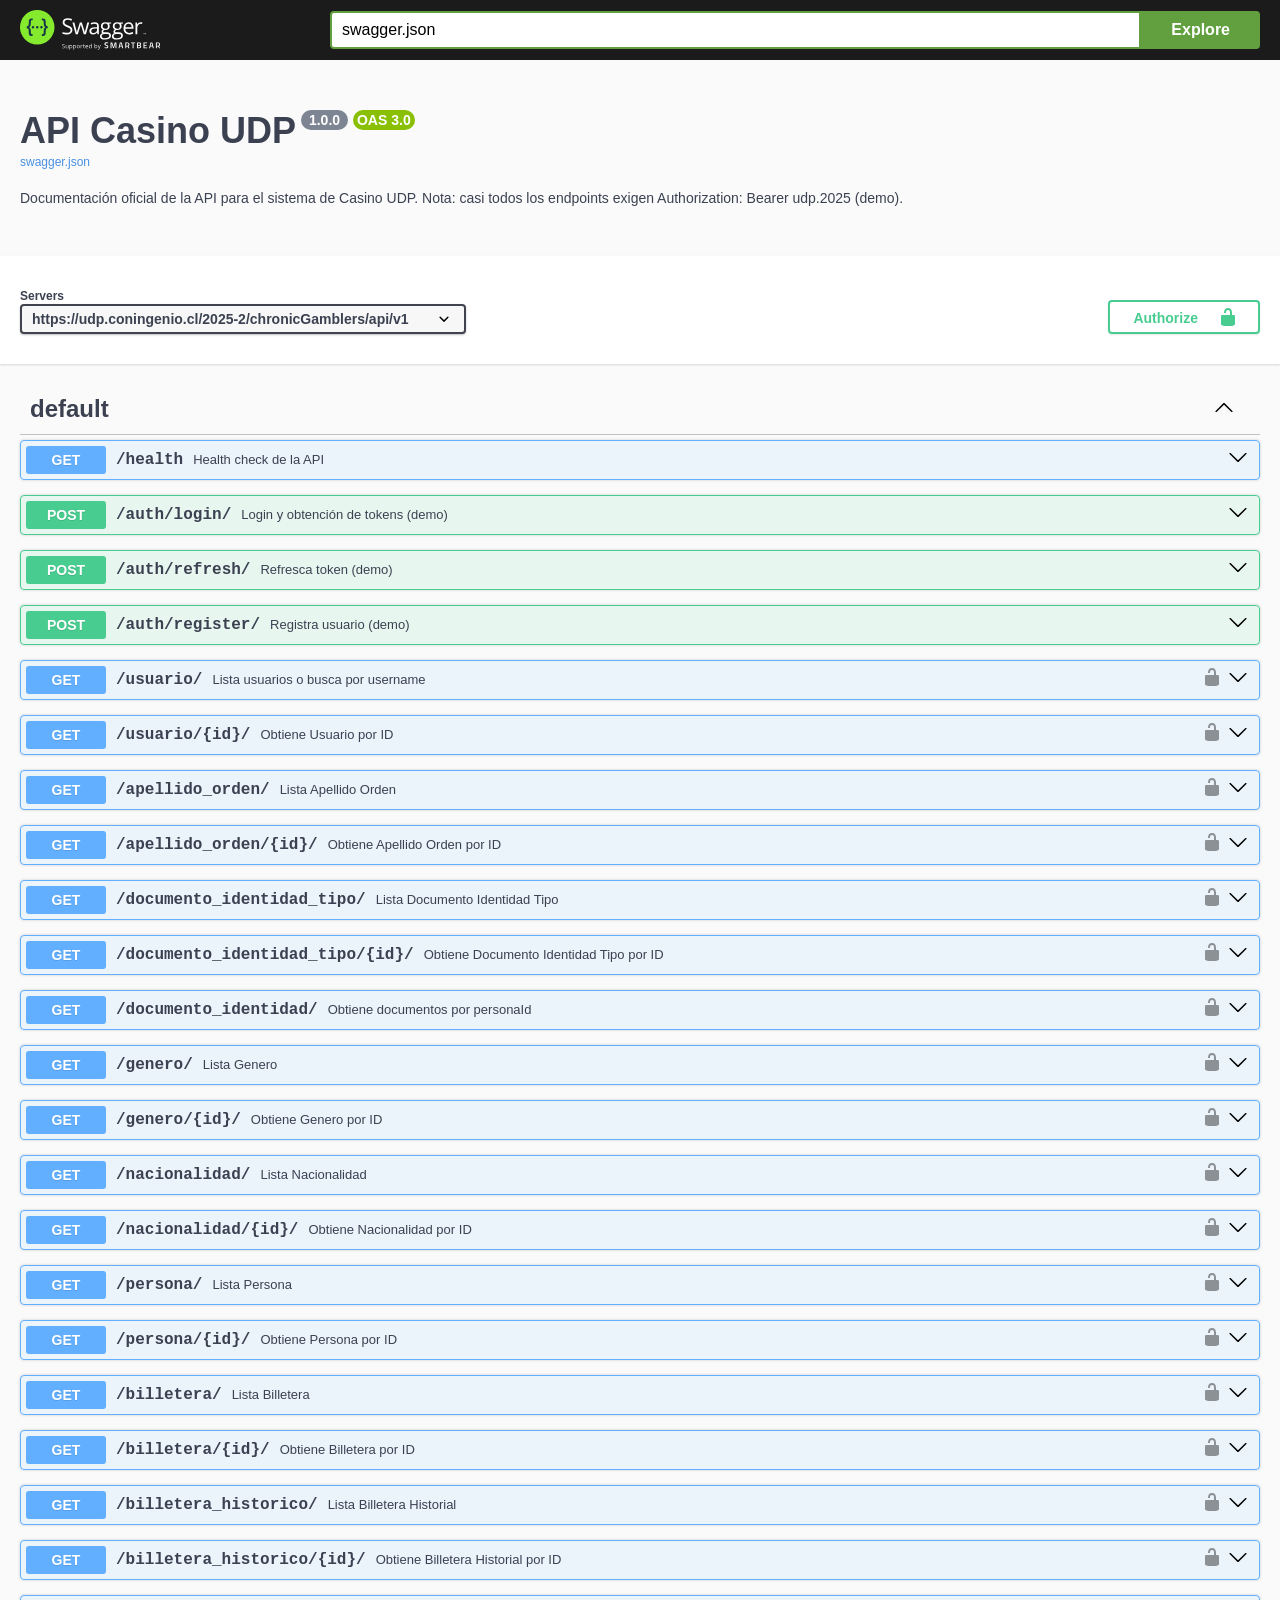
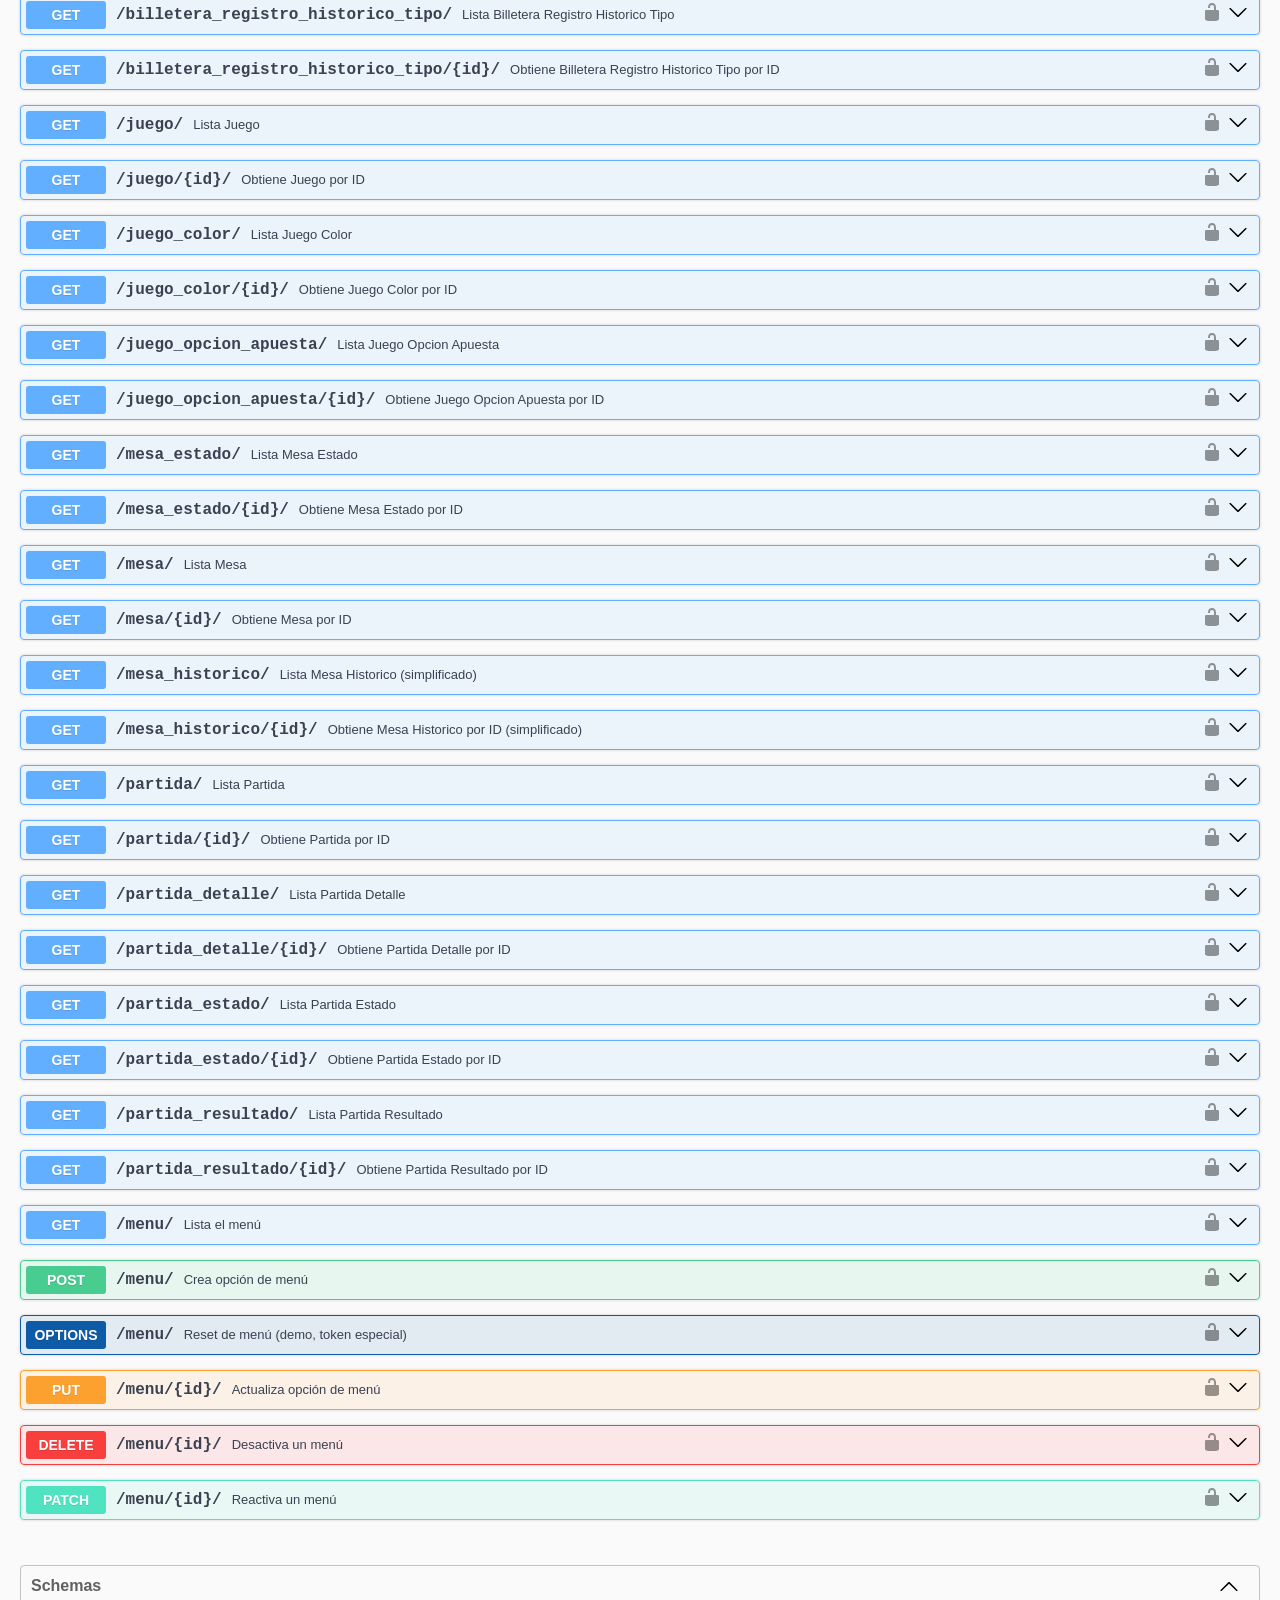
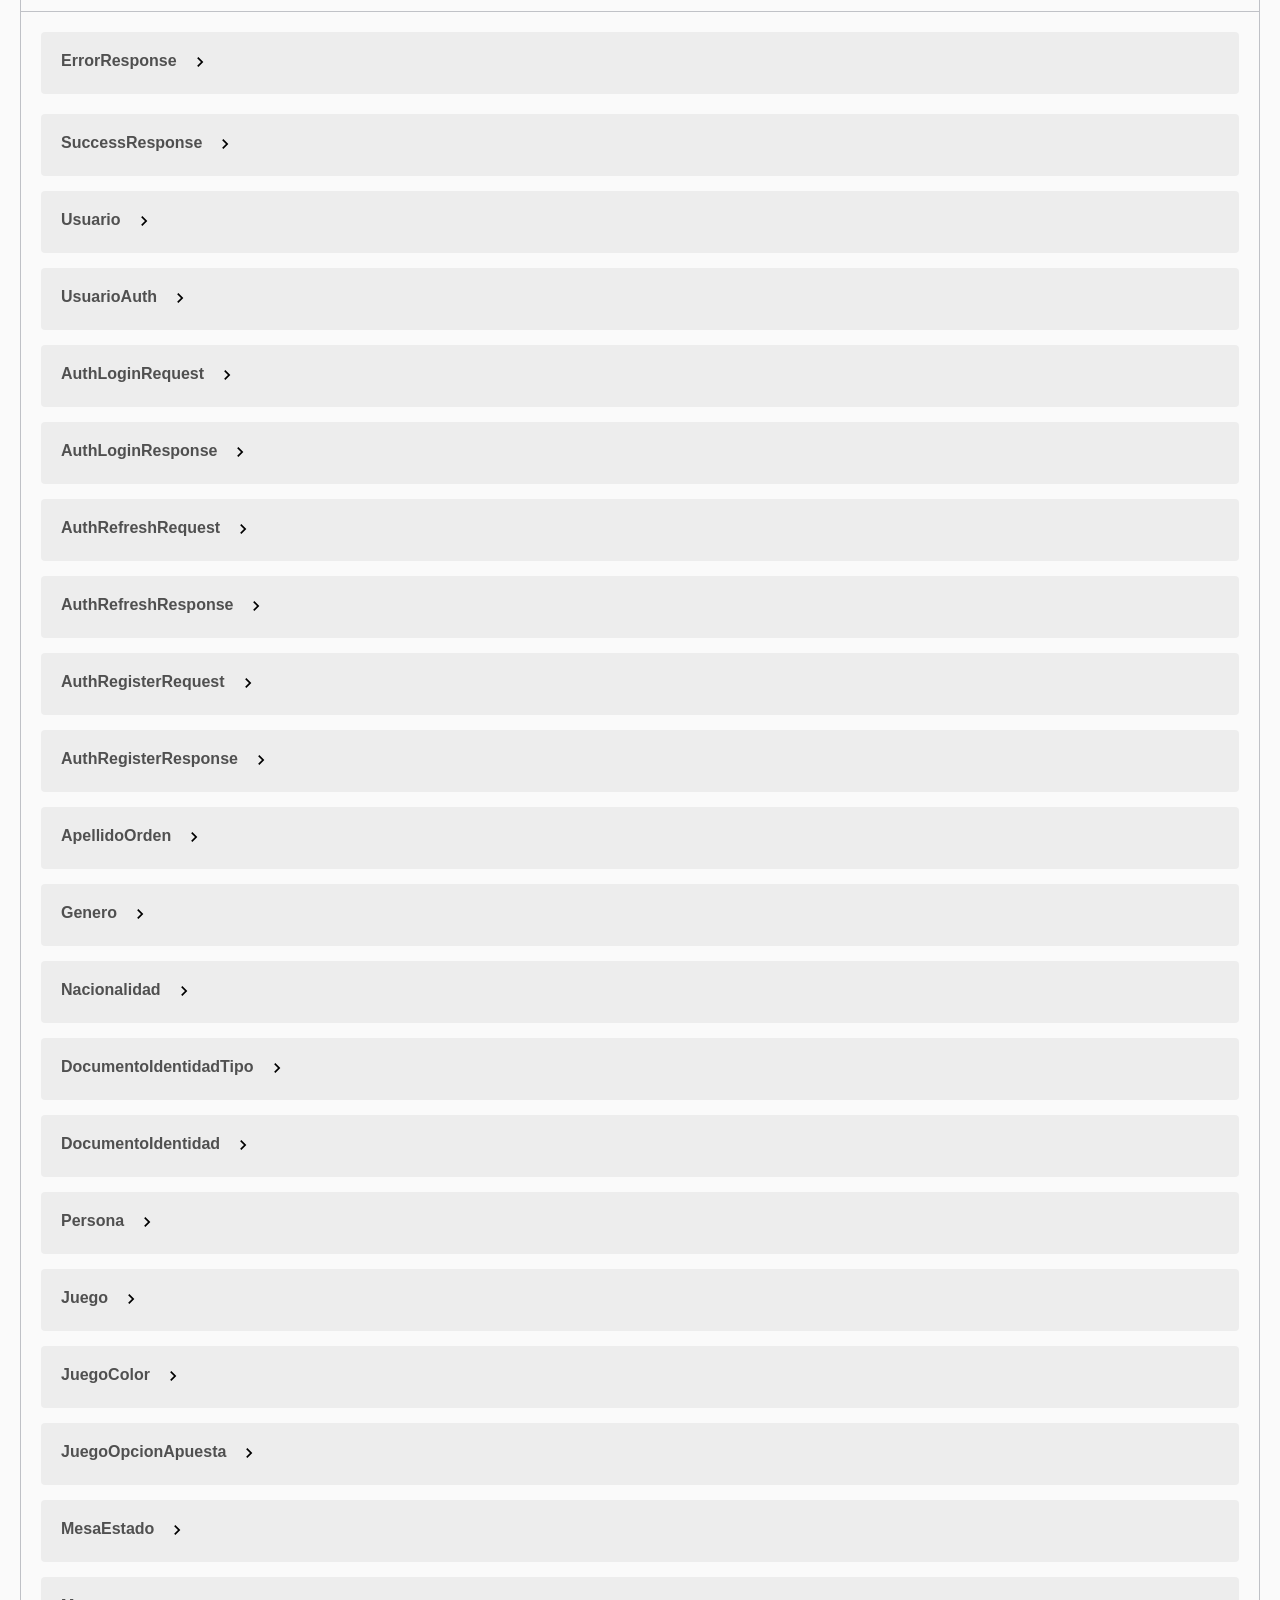
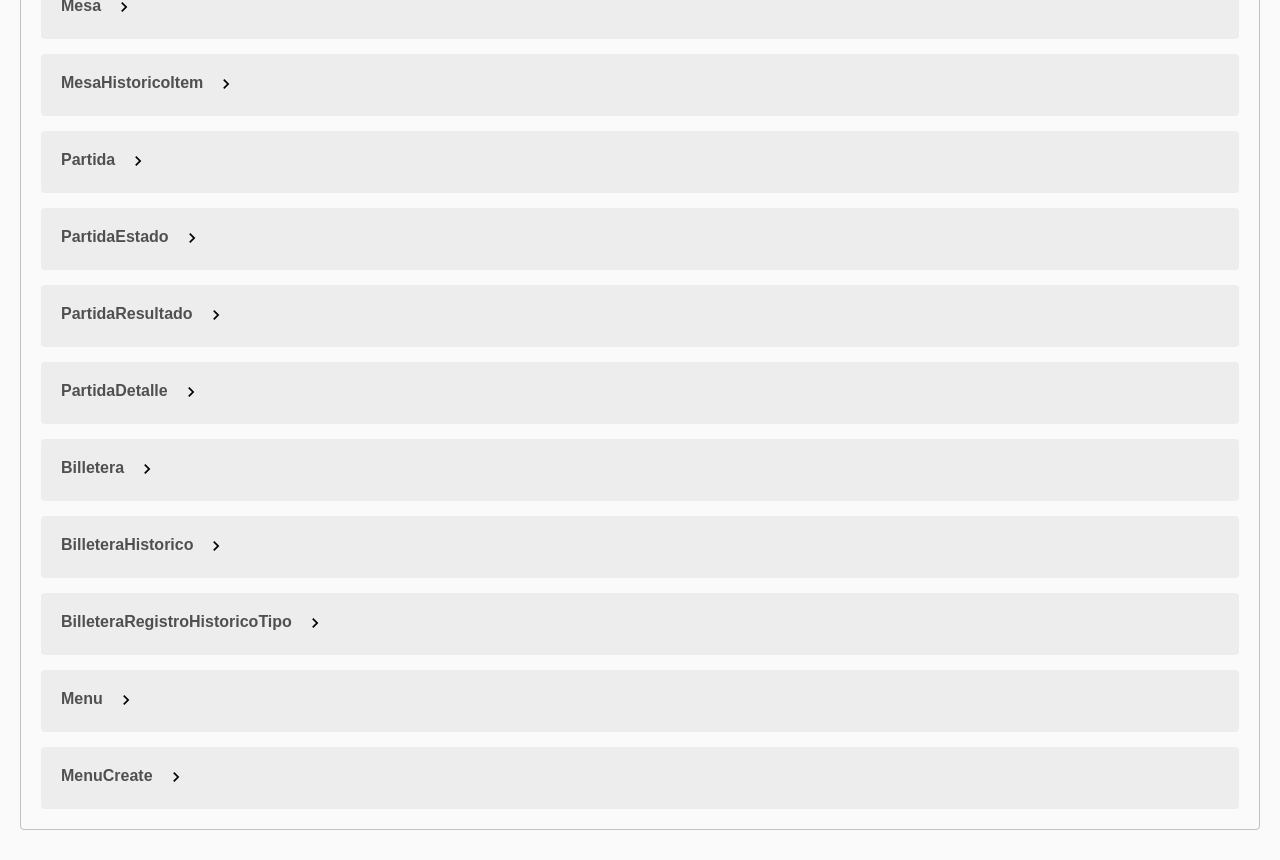
<file: api/documentation/index.html>
<!DOCTYPE html>
<html lang="en">
  <head>
    <meta charset="UTF-8">
    <title>Swagger UI</title>
    <link rel="stylesheet" type="text/css" href="./swagger-ui.css" />
    <link rel="stylesheet" type="text/css" href="index.css" />
    <link rel="icon" type="image/png" href="./favicon-32x32.png" sizes="32x32" />
    <link rel="icon" type="image/png" href="./favicon-16x16.png" sizes="16x16" />
  </head>

  <body>
    <div id="swagger-ui"></div>
    <script src="./swagger-ui-bundle.js" charset="UTF-8"> </script>
    <script src="./swagger-ui-standalone-preset.js" charset="UTF-8"> </script>
    <script src="./swagger-initializer.js" charset="UTF-8"> </script>
  </body>
</html>
</file>
<file: api/documentation/swagger-ui.css>
.swagger-ui{color:#3b4151;font-family:sans-serif}.swagger-ui html{line-height:1.15;-ms-text-size-adjust:100%;-webkit-text-size-adjust:100%}.swagger-ui body{margin:0}.swagger-ui article,.swagger-ui aside,.swagger-ui footer,.swagger-ui header,.swagger-ui nav,.swagger-ui section{display:block}.swagger-ui h1{font-size:2em;margin:.67em 0}.swagger-ui figcaption,.swagger-ui figure,.swagger-ui main{display:block}.swagger-ui figure{margin:1em 40px}.swagger-ui hr{box-sizing:content-box;height:0;overflow:visible}.swagger-ui pre{font-family:monospace,monospace;font-size:1em}.swagger-ui a{background-color:transparent;-webkit-text-decoration-skip:objects}.swagger-ui abbr[title]{border-bottom:none;text-decoration:underline;-webkit-text-decoration:underline dotted;text-decoration:underline dotted}.swagger-ui b,.swagger-ui strong{font-weight:inherit;font-weight:bolder}.swagger-ui code,.swagger-ui kbd,.swagger-ui samp{font-family:monospace,monospace;font-size:1em}.swagger-ui dfn{font-style:italic}.swagger-ui mark{background-color:#ff0;color:#000}.swagger-ui small{font-size:80%}.swagger-ui sub,.swagger-ui sup{font-size:75%;line-height:0;position:relative;vertical-align:baseline}.swagger-ui sub{bottom:-.25em}.swagger-ui sup{top:-.5em}.swagger-ui audio,.swagger-ui video{display:inline-block}.swagger-ui audio:not([controls]){display:none;height:0}.swagger-ui img{border-style:none}.swagger-ui svg:not(:root){overflow:hidden}.swagger-ui button,.swagger-ui input,.swagger-ui optgroup,.swagger-ui select,.swagger-ui textarea{font-family:sans-serif;font-size:100%;line-height:1.15;margin:0}.swagger-ui button,.swagger-ui input{overflow:visible}.swagger-ui button,.swagger-ui select{text-transform:none}.swagger-ui [type=reset],.swagger-ui [type=submit],.swagger-ui button,.swagger-ui html [type=button]{-webkit-appearance:button}.swagger-ui [type=button]::-moz-focus-inner,.swagger-ui [type=reset]::-moz-focus-inner,.swagger-ui [type=submit]::-moz-focus-inner,.swagger-ui button::-moz-focus-inner{border-style:none;padding:0}.swagger-ui [type=button]:-moz-focusring,.swagger-ui [type=reset]:-moz-focusring,.swagger-ui [type=submit]:-moz-focusring,.swagger-ui button:-moz-focusring{outline:1px dotted ButtonText}.swagger-ui fieldset{padding:.35em .75em .625em}.swagger-ui legend{box-sizing:border-box;color:inherit;display:table;max-width:100%;padding:0;white-space:normal}.swagger-ui progress{display:inline-block;vertical-align:baseline}.swagger-ui textarea{overflow:auto}.swagger-ui [type=checkbox],.swagger-ui [type=radio]{box-sizing:border-box;padding:0}.swagger-ui [type=number]::-webkit-inner-spin-button,.swagger-ui [type=number]::-webkit-outer-spin-button{height:auto}.swagger-ui [type=search]{-webkit-appearance:textfield;outline-offset:-2px}.swagger-ui [type=search]::-webkit-search-cancel-button,.swagger-ui [type=search]::-webkit-search-decoration{-webkit-appearance:none}.swagger-ui ::-webkit-file-upload-button{-webkit-appearance:button;font:inherit}.swagger-ui details,.swagger-ui menu{display:block}.swagger-ui summary{display:list-item}.swagger-ui canvas{display:inline-block}.swagger-ui [hidden],.swagger-ui template{display:none}.swagger-ui .debug *{outline:1px solid gold}.swagger-ui .debug-white *{outline:1px solid #fff}.swagger-ui .debug-black *{outline:1px solid #000}.swagger-ui .debug-grid{background:transparent url([data-uri]) repeat 0 0}.swagger-ui .debug-grid-16{background:transparent url([data-uri]) repeat 0 0}.swagger-ui .debug-grid-8-solid{background:#fff url([data-uri]) repeat 0 0}.swagger-ui .debug-grid-16-solid{background:#fff url([data-uri]) repeat 0 0}.swagger-ui .border-box,.swagger-ui a,.swagger-ui article,.swagger-ui body,.swagger-ui code,.swagger-ui dd,.swagger-ui div,.swagger-ui dl,.swagger-ui dt,.swagger-ui fieldset,.swagger-ui footer,.swagger-ui form,.swagger-ui h1,.swagger-ui h2,.swagger-ui h3,.swagger-ui h4,.swagger-ui h5,.swagger-ui h6,.swagger-ui header,.swagger-ui html,.swagger-ui input[type=email],.swagger-ui input[type=number],.swagger-ui input[type=password],.swagger-ui input[type=tel],.swagger-ui input[type=text],.swagger-ui input[type=url],.swagger-ui legend,.swagger-ui li,.swagger-ui main,.swagger-ui ol,.swagger-ui p,.swagger-ui pre,.swagger-ui section,.swagger-ui table,.swagger-ui td,.swagger-ui textarea,.swagger-ui th,.swagger-ui tr,.swagger-ui ul{box-sizing:border-box}.swagger-ui .aspect-ratio{height:0;position:relative}.swagger-ui .aspect-ratio--16x9{padding-bottom:56.25%}.swagger-ui .aspect-ratio--9x16{padding-bottom:177.77%}.swagger-ui .aspect-ratio--4x3{padding-bottom:75%}.swagger-ui .aspect-ratio--3x4{padding-bottom:133.33%}.swagger-ui .aspect-ratio--6x4{padding-bottom:66.6%}.swagger-ui .aspect-ratio--4x6{padding-bottom:150%}.swagger-ui .aspect-ratio--8x5{padding-bottom:62.5%}.swagger-ui .aspect-ratio--5x8{padding-bottom:160%}.swagger-ui .aspect-ratio--7x5{padding-bottom:71.42%}.swagger-ui .aspect-ratio--5x7{padding-bottom:140%}.swagger-ui .aspect-ratio--1x1{padding-bottom:100%}.swagger-ui .aspect-ratio--object{bottom:0;height:100%;left:0;position:absolute;right:0;top:0;width:100%;z-index:100}@media screen and (min-width:30em){.swagger-ui .aspect-ratio-ns{height:0;position:relative}.swagger-ui .aspect-ratio--16x9-ns{padding-bottom:56.25%}.swagger-ui .aspect-ratio--9x16-ns{padding-bottom:177.77%}.swagger-ui .aspect-ratio--4x3-ns{padding-bottom:75%}.swagger-ui .aspect-ratio--3x4-ns{padding-bottom:133.33%}.swagger-ui .aspect-ratio--6x4-ns{padding-bottom:66.6%}.swagger-ui .aspect-ratio--4x6-ns{padding-bottom:150%}.swagger-ui .aspect-ratio--8x5-ns{padding-bottom:62.5%}.swagger-ui .aspect-ratio--5x8-ns{padding-bottom:160%}.swagger-ui .aspect-ratio--7x5-ns{padding-bottom:71.42%}.swagger-ui .aspect-ratio--5x7-ns{padding-bottom:140%}.swagger-ui .aspect-ratio--1x1-ns{padding-bottom:100%}.swagger-ui .aspect-ratio--object-ns{bottom:0;height:100%;left:0;position:absolute;right:0;top:0;width:100%;z-index:100}}@media screen and (min-width:30em)and (max-width:60em){.swagger-ui .aspect-ratio-m{height:0;position:relative}.swagger-ui .aspect-ratio--16x9-m{padding-bottom:56.25%}.swagger-ui .aspect-ratio--9x16-m{padding-bottom:177.77%}.swagger-ui .aspect-ratio--4x3-m{padding-bottom:75%}.swagger-ui .aspect-ratio--3x4-m{padding-bottom:133.33%}.swagger-ui .aspect-ratio--6x4-m{padding-bottom:66.6%}.swagger-ui .aspect-ratio--4x6-m{padding-bottom:150%}.swagger-ui .aspect-ratio--8x5-m{padding-bottom:62.5%}.swagger-ui .aspect-ratio--5x8-m{padding-bottom:160%}.swagger-ui .aspect-ratio--7x5-m{padding-bottom:71.42%}.swagger-ui .aspect-ratio--5x7-m{padding-bottom:140%}.swagger-ui .aspect-ratio--1x1-m{padding-bottom:100%}.swagger-ui .aspect-ratio--object-m{bottom:0;height:100%;left:0;position:absolute;right:0;top:0;width:100%;z-index:100}}@media screen and (min-width:60em){.swagger-ui .aspect-ratio-l{height:0;position:relative}.swagger-ui .aspect-ratio--16x9-l{padding-bottom:56.25%}.swagger-ui .aspect-ratio--9x16-l{padding-bottom:177.77%}.swagger-ui .aspect-ratio--4x3-l{padding-bottom:75%}.swagger-ui .aspect-ratio--3x4-l{padding-bottom:133.33%}.swagger-ui .aspect-ratio--6x4-l{padding-bottom:66.6%}.swagger-ui .aspect-ratio--4x6-l{padding-bottom:150%}.swagger-ui .aspect-ratio--8x5-l{padding-bottom:62.5%}.swagger-ui .aspect-ratio--5x8-l{padding-bottom:160%}.swagger-ui .aspect-ratio--7x5-l{padding-bottom:71.42%}.swagger-ui .aspect-ratio--5x7-l{padding-bottom:140%}.swagger-ui .aspect-ratio--1x1-l{padding-bottom:100%}.swagger-ui .aspect-ratio--object-l{bottom:0;height:100%;left:0;position:absolute;right:0;top:0;width:100%;z-index:100}}.swagger-ui img{max-width:100%}.swagger-ui .cover{background-size:cover!important}.swagger-ui .contain{background-size:contain!important}@media screen and (min-width:30em){.swagger-ui .cover-ns{background-size:cover!important}.swagger-ui .contain-ns{background-size:contain!important}}@media screen and (min-width:30em)and (max-width:60em){.swagger-ui .cover-m{background-size:cover!important}.swagger-ui .contain-m{background-size:contain!important}}@media screen and (min-width:60em){.swagger-ui .cover-l{background-size:cover!important}.swagger-ui .contain-l{background-size:contain!important}}.swagger-ui .bg-center{background-position:50%;background-repeat:no-repeat}.swagger-ui .bg-top{background-position:top;background-repeat:no-repeat}.swagger-ui .bg-right{background-position:100%;background-repeat:no-repeat}.swagger-ui .bg-bottom{background-position:bottom;background-repeat:no-repeat}.swagger-ui .bg-left{background-position:0;background-repeat:no-repeat}@media screen and (min-width:30em){.swagger-ui .bg-center-ns{background-position:50%;background-repeat:no-repeat}.swagger-ui .bg-top-ns{background-position:top;background-repeat:no-repeat}.swagger-ui .bg-right-ns{background-position:100%;background-repeat:no-repeat}.swagger-ui .bg-bottom-ns{background-position:bottom;background-repeat:no-repeat}.swagger-ui .bg-left-ns{background-position:0;background-repeat:no-repeat}}@media screen and (min-width:30em)and (max-width:60em){.swagger-ui .bg-center-m{background-position:50%;background-repeat:no-repeat}.swagger-ui .bg-top-m{background-position:top;background-repeat:no-repeat}.swagger-ui .bg-right-m{background-position:100%;background-repeat:no-repeat}.swagger-ui .bg-bottom-m{background-position:bottom;background-repeat:no-repeat}.swagger-ui .bg-left-m{background-position:0;background-repeat:no-repeat}}@media screen and (min-width:60em){.swagger-ui .bg-center-l{background-position:50%;background-repeat:no-repeat}.swagger-ui .bg-top-l{background-position:top;background-repeat:no-repeat}.swagger-ui .bg-right-l{background-position:100%;background-repeat:no-repeat}.swagger-ui .bg-bottom-l{background-position:bottom;background-repeat:no-repeat}.swagger-ui .bg-left-l{background-position:0;background-repeat:no-repeat}}.swagger-ui .outline{outline:1px solid}.swagger-ui .outline-transparent{outline:1px solid transparent}.swagger-ui .outline-0{outline:0}@media screen and (min-width:30em){.swagger-ui .outline-ns{outline:1px solid}.swagger-ui .outline-transparent-ns{outline:1px solid transparent}.swagger-ui .outline-0-ns{outline:0}}@media screen and (min-width:30em)and (max-width:60em){.swagger-ui .outline-m{outline:1px solid}.swagger-ui .outline-transparent-m{outline:1px solid transparent}.swagger-ui .outline-0-m{outline:0}}@media screen and (min-width:60em){.swagger-ui .outline-l{outline:1px solid}.swagger-ui .outline-transparent-l{outline:1px solid transparent}.swagger-ui .outline-0-l{outline:0}}.swagger-ui .ba{border-style:solid;border-width:1px}.swagger-ui .bt{border-top-style:solid;border-top-width:1px}.swagger-ui .br{border-right-style:solid;border-right-width:1px}.swagger-ui .bb{border-bottom-style:solid;border-bottom-width:1px}.swagger-ui .bl{border-left-style:solid;border-left-width:1px}.swagger-ui .bn{border-style:none;border-width:0}@media screen and (min-width:30em){.swagger-ui .ba-ns{border-style:solid;border-width:1px}.swagger-ui .bt-ns{border-top-style:solid;border-top-width:1px}.swagger-ui .br-ns{border-right-style:solid;border-right-width:1px}.swagger-ui .bb-ns{border-bottom-style:solid;border-bottom-width:1px}.swagger-ui .bl-ns{border-left-style:solid;border-left-width:1px}.swagger-ui .bn-ns{border-style:none;border-width:0}}@media screen and (min-width:30em)and (max-width:60em){.swagger-ui .ba-m{border-style:solid;border-width:1px}.swagger-ui .bt-m{border-top-style:solid;border-top-width:1px}.swagger-ui .br-m{border-right-style:solid;border-right-width:1px}.swagger-ui .bb-m{border-bottom-style:solid;border-bottom-width:1px}.swagger-ui .bl-m{border-left-style:solid;border-left-width:1px}.swagger-ui .bn-m{border-style:none;border-width:0}}@media screen and (min-width:60em){.swagger-ui .ba-l{border-style:solid;border-width:1px}.swagger-ui .bt-l{border-top-style:solid;border-top-width:1px}.swagger-ui .br-l{border-right-style:solid;border-right-width:1px}.swagger-ui .bb-l{border-bottom-style:solid;border-bottom-width:1px}.swagger-ui .bl-l{border-left-style:solid;border-left-width:1px}.swagger-ui .bn-l{border-style:none;border-width:0}}.swagger-ui .b--black{border-color:#000}.swagger-ui .b--near-black{border-color:#111}.swagger-ui .b--dark-gray{border-color:#333}.swagger-ui .b--mid-gray{border-color:#555}.swagger-ui .b--gray{border-color:#777}.swagger-ui .b--silver{border-color:#999}.swagger-ui .b--light-silver{border-color:#aaa}.swagger-ui .b--moon-gray{border-color:#ccc}.swagger-ui .b--light-gray{border-color:#eee}.swagger-ui .b--near-white{border-color:#f4f4f4}.swagger-ui .b--white{border-color:#fff}.swagger-ui .b--white-90{border-color:hsla(0,0%,100%,.9)}.swagger-ui .b--white-80{border-color:hsla(0,0%,100%,.8)}.swagger-ui .b--white-70{border-color:hsla(0,0%,100%,.7)}.swagger-ui .b--white-60{border-color:hsla(0,0%,100%,.6)}.swagger-ui .b--white-50{border-color:hsla(0,0%,100%,.5)}.swagger-ui .b--white-40{border-color:hsla(0,0%,100%,.4)}.swagger-ui .b--white-30{border-color:hsla(0,0%,100%,.3)}.swagger-ui .b--white-20{border-color:hsla(0,0%,100%,.2)}.swagger-ui .b--white-10{border-color:hsla(0,0%,100%,.1)}.swagger-ui .b--white-05{border-color:hsla(0,0%,100%,.05)}.swagger-ui .b--white-025{border-color:hsla(0,0%,100%,.025)}.swagger-ui .b--white-0125{border-color:hsla(0,0%,100%,.013)}.swagger-ui .b--black-90{border-color:rgba(0,0,0,.9)}.swagger-ui .b--black-80{border-color:rgba(0,0,0,.8)}.swagger-ui .b--black-70{border-color:rgba(0,0,0,.7)}.swagger-ui .b--black-60{border-color:rgba(0,0,0,.6)}.swagger-ui .b--black-50{border-color:rgba(0,0,0,.5)}.swagger-ui .b--black-40{border-color:rgba(0,0,0,.4)}.swagger-ui .b--black-30{border-color:rgba(0,0,0,.3)}.swagger-ui .b--black-20{border-color:rgba(0,0,0,.2)}.swagger-ui .b--black-10{border-color:rgba(0,0,0,.1)}.swagger-ui .b--black-05{border-color:rgba(0,0,0,.05)}.swagger-ui .b--black-025{border-color:rgba(0,0,0,.025)}.swagger-ui .b--black-0125{border-color:rgba(0,0,0,.013)}.swagger-ui .b--dark-red{border-color:#e7040f}.swagger-ui .b--red{border-color:#ff4136}.swagger-ui .b--light-red{border-color:#ff725c}.swagger-ui .b--orange{border-color:#ff6300}.swagger-ui .b--gold{border-color:#ffb700}.swagger-ui .b--yellow{border-color:gold}.swagger-ui .b--light-yellow{border-color:#fbf1a9}.swagger-ui .b--purple{border-color:#5e2ca5}.swagger-ui .b--light-purple{border-color:#a463f2}.swagger-ui .b--dark-pink{border-color:#d5008f}.swagger-ui .b--hot-pink{border-color:#ff41b4}.swagger-ui .b--pink{border-color:#ff80cc}.swagger-ui .b--light-pink{border-color:#ffa3d7}.swagger-ui .b--dark-green{border-color:#137752}.swagger-ui .b--green{border-color:#19a974}.swagger-ui .b--light-green{border-color:#9eebcf}.swagger-ui .b--navy{border-color:#001b44}.swagger-ui .b--dark-blue{border-color:#00449e}.swagger-ui .b--blue{border-color:#357edd}.swagger-ui .b--light-blue{border-color:#96ccff}.swagger-ui .b--lightest-blue{border-color:#cdecff}.swagger-ui .b--washed-blue{border-color:#f6fffe}.swagger-ui .b--washed-green{border-color:#e8fdf5}.swagger-ui .b--washed-yellow{border-color:#fffceb}.swagger-ui .b--washed-red{border-color:#ffdfdf}.swagger-ui .b--transparent{border-color:transparent}.swagger-ui .b--inherit{border-color:inherit}.swagger-ui .br0{border-radius:0}.swagger-ui .br1{border-radius:.125rem}.swagger-ui .br2{border-radius:.25rem}.swagger-ui .br3{border-radius:.5rem}.swagger-ui .br4{border-radius:1rem}.swagger-ui .br-100{border-radius:100%}.swagger-ui .br-pill{border-radius:9999px}.swagger-ui .br--bottom{border-top-left-radius:0;border-top-right-radius:0}.swagger-ui .br--top{border-bottom-left-radius:0;border-bottom-right-radius:0}.swagger-ui .br--right{border-bottom-left-radius:0;border-top-left-radius:0}.swagger-ui .br--left{border-bottom-right-radius:0;border-top-right-radius:0}@media screen and (min-width:30em){.swagger-ui .br0-ns{border-radius:0}.swagger-ui .br1-ns{border-radius:.125rem}.swagger-ui .br2-ns{border-radius:.25rem}.swagger-ui .br3-ns{border-radius:.5rem}.swagger-ui .br4-ns{border-radius:1rem}.swagger-ui .br-100-ns{border-radius:100%}.swagger-ui .br-pill-ns{border-radius:9999px}.swagger-ui .br--bottom-ns{border-top-left-radius:0;border-top-right-radius:0}.swagger-ui .br--top-ns{border-bottom-left-radius:0;border-bottom-right-radius:0}.swagger-ui .br--right-ns{border-bottom-left-radius:0;border-top-left-radius:0}.swagger-ui .br--left-ns{border-bottom-right-radius:0;border-top-right-radius:0}}@media screen and (min-width:30em)and (max-width:60em){.swagger-ui .br0-m{border-radius:0}.swagger-ui .br1-m{border-radius:.125rem}.swagger-ui .br2-m{border-radius:.25rem}.swagger-ui .br3-m{border-radius:.5rem}.swagger-ui .br4-m{border-radius:1rem}.swagger-ui .br-100-m{border-radius:100%}.swagger-ui .br-pill-m{border-radius:9999px}.swagger-ui .br--bottom-m{border-top-left-radius:0;border-top-right-radius:0}.swagger-ui .br--top-m{border-bottom-left-radius:0;border-bottom-right-radius:0}.swagger-ui .br--right-m{border-bottom-left-radius:0;border-top-left-radius:0}.swagger-ui .br--left-m{border-bottom-right-radius:0;border-top-right-radius:0}}@media screen and (min-width:60em){.swagger-ui .br0-l{border-radius:0}.swagger-ui .br1-l{border-radius:.125rem}.swagger-ui .br2-l{border-radius:.25rem}.swagger-ui .br3-l{border-radius:.5rem}.swagger-ui .br4-l{border-radius:1rem}.swagger-ui .br-100-l{border-radius:100%}.swagger-ui .br-pill-l{border-radius:9999px}.swagger-ui .br--bottom-l{border-top-left-radius:0;border-top-right-radius:0}.swagger-ui .br--top-l{border-bottom-left-radius:0;border-bottom-right-radius:0}.swagger-ui .br--right-l{border-bottom-left-radius:0;border-top-left-radius:0}.swagger-ui .br--left-l{border-bottom-right-radius:0;border-top-right-radius:0}}.swagger-ui .b--dotted{border-style:dotted}.swagger-ui .b--dashed{border-style:dashed}.swagger-ui .b--solid{border-style:solid}.swagger-ui .b--none{border-style:none}@media screen and (min-width:30em){.swagger-ui .b--dotted-ns{border-style:dotted}.swagger-ui .b--dashed-ns{border-style:dashed}.swagger-ui .b--solid-ns{border-style:solid}.swagger-ui .b--none-ns{border-style:none}}@media screen and (min-width:30em)and (max-width:60em){.swagger-ui .b--dotted-m{border-style:dotted}.swagger-ui .b--dashed-m{border-style:dashed}.swagger-ui .b--solid-m{border-style:solid}.swagger-ui .b--none-m{border-style:none}}@media screen and (min-width:60em){.swagger-ui .b--dotted-l{border-style:dotted}.swagger-ui .b--dashed-l{border-style:dashed}.swagger-ui .b--solid-l{border-style:solid}.swagger-ui .b--none-l{border-style:none}}.swagger-ui .bw0{border-width:0}.swagger-ui .bw1{border-width:.125rem}.swagger-ui .bw2{border-width:.25rem}.swagger-ui .bw3{border-width:.5rem}.swagger-ui .bw4{border-width:1rem}.swagger-ui .bw5{border-width:2rem}.swagger-ui .bt-0{border-top-width:0}.swagger-ui .br-0{border-right-width:0}.swagger-ui .bb-0{border-bottom-width:0}.swagger-ui .bl-0{border-left-width:0}@media screen and (min-width:30em){.swagger-ui .bw0-ns{border-width:0}.swagger-ui .bw1-ns{border-width:.125rem}.swagger-ui .bw2-ns{border-width:.25rem}.swagger-ui .bw3-ns{border-width:.5rem}.swagger-ui .bw4-ns{border-width:1rem}.swagger-ui .bw5-ns{border-width:2rem}.swagger-ui .bt-0-ns{border-top-width:0}.swagger-ui .br-0-ns{border-right-width:0}.swagger-ui .bb-0-ns{border-bottom-width:0}.swagger-ui .bl-0-ns{border-left-width:0}}@media screen and (min-width:30em)and (max-width:60em){.swagger-ui .bw0-m{border-width:0}.swagger-ui .bw1-m{border-width:.125rem}.swagger-ui .bw2-m{border-width:.25rem}.swagger-ui .bw3-m{border-width:.5rem}.swagger-ui .bw4-m{border-width:1rem}.swagger-ui .bw5-m{border-width:2rem}.swagger-ui .bt-0-m{border-top-width:0}.swagger-ui .br-0-m{border-right-width:0}.swagger-ui .bb-0-m{border-bottom-width:0}.swagger-ui .bl-0-m{border-left-width:0}}@media screen and (min-width:60em){.swagger-ui .bw0-l{border-width:0}.swagger-ui .bw1-l{border-width:.125rem}.swagger-ui .bw2-l{border-width:.25rem}.swagger-ui .bw3-l{border-width:.5rem}.swagger-ui .bw4-l{border-width:1rem}.swagger-ui .bw5-l{border-width:2rem}.swagger-ui .bt-0-l{border-top-width:0}.swagger-ui .br-0-l{border-right-width:0}.swagger-ui .bb-0-l{border-bottom-width:0}.swagger-ui .bl-0-l{border-left-width:0}}.swagger-ui .shadow-1{box-shadow:0 0 4px 2px rgba(0,0,0,.2)}.swagger-ui .shadow-2{box-shadow:0 0 8px 2px rgba(0,0,0,.2)}.swagger-ui .shadow-3{box-shadow:2px 2px 4px 2px rgba(0,0,0,.2)}.swagger-ui .shadow-4{box-shadow:2px 2px 8px 0 rgba(0,0,0,.2)}.swagger-ui .shadow-5{box-shadow:4px 4px 8px 0 rgba(0,0,0,.2)}@media screen and (min-width:30em){.swagger-ui .shadow-1-ns{box-shadow:0 0 4px 2px rgba(0,0,0,.2)}.swagger-ui .shadow-2-ns{box-shadow:0 0 8px 2px rgba(0,0,0,.2)}.swagger-ui .shadow-3-ns{box-shadow:2px 2px 4px 2px rgba(0,0,0,.2)}.swagger-ui .shadow-4-ns{box-shadow:2px 2px 8px 0 rgba(0,0,0,.2)}.swagger-ui .shadow-5-ns{box-shadow:4px 4px 8px 0 rgba(0,0,0,.2)}}@media screen and (min-width:30em)and (max-width:60em){.swagger-ui .shadow-1-m{box-shadow:0 0 4px 2px rgba(0,0,0,.2)}.swagger-ui .shadow-2-m{box-shadow:0 0 8px 2px rgba(0,0,0,.2)}.swagger-ui .shadow-3-m{box-shadow:2px 2px 4px 2px rgba(0,0,0,.2)}.swagger-ui .shadow-4-m{box-shadow:2px 2px 8px 0 rgba(0,0,0,.2)}.swagger-ui .shadow-5-m{box-shadow:4px 4px 8px 0 rgba(0,0,0,.2)}}@media screen and (min-width:60em){.swagger-ui .shadow-1-l{box-shadow:0 0 4px 2px rgba(0,0,0,.2)}.swagger-ui .shadow-2-l{box-shadow:0 0 8px 2px rgba(0,0,0,.2)}.swagger-ui .shadow-3-l{box-shadow:2px 2px 4px 2px rgba(0,0,0,.2)}.swagger-ui .shadow-4-l{box-shadow:2px 2px 8px 0 rgba(0,0,0,.2)}.swagger-ui .shadow-5-l{box-shadow:4px 4px 8px 0 rgba(0,0,0,.2)}}.swagger-ui .pre{overflow-x:auto;overflow-y:hidden;overflow:scroll}.swagger-ui .top-0{top:0}.swagger-ui .right-0{right:0}.swagger-ui .bottom-0{bottom:0}.swagger-ui .left-0{left:0}.swagger-ui .top-1{top:1rem}.swagger-ui .right-1{right:1rem}.swagger-ui .bottom-1{bottom:1rem}.swagger-ui .left-1{left:1rem}.swagger-ui .top-2{top:2rem}.swagger-ui .right-2{right:2rem}.swagger-ui .bottom-2{bottom:2rem}.swagger-ui .left-2{left:2rem}.swagger-ui .top--1{top:-1rem}.swagger-ui .right--1{right:-1rem}.swagger-ui .bottom--1{bottom:-1rem}.swagger-ui .left--1{left:-1rem}.swagger-ui .top--2{top:-2rem}.swagger-ui .right--2{right:-2rem}.swagger-ui .bottom--2{bottom:-2rem}.swagger-ui .left--2{left:-2rem}.swagger-ui .absolute--fill{bottom:0;left:0;right:0;top:0}@media screen and (min-width:30em){.swagger-ui .top-0-ns{top:0}.swagger-ui .left-0-ns{left:0}.swagger-ui .right-0-ns{right:0}.swagger-ui .bottom-0-ns{bottom:0}.swagger-ui .top-1-ns{top:1rem}.swagger-ui .left-1-ns{left:1rem}.swagger-ui .right-1-ns{right:1rem}.swagger-ui .bottom-1-ns{bottom:1rem}.swagger-ui .top-2-ns{top:2rem}.swagger-ui .left-2-ns{left:2rem}.swagger-ui .right-2-ns{right:2rem}.swagger-ui .bottom-2-ns{bottom:2rem}.swagger-ui .top--1-ns{top:-1rem}.swagger-ui .right--1-ns{right:-1rem}.swagger-ui .bottom--1-ns{bottom:-1rem}.swagger-ui .left--1-ns{left:-1rem}.swagger-ui .top--2-ns{top:-2rem}.swagger-ui .right--2-ns{right:-2rem}.swagger-ui .bottom--2-ns{bottom:-2rem}.swagger-ui .left--2-ns{left:-2rem}.swagger-ui .absolute--fill-ns{bottom:0;left:0;right:0;top:0}}@media screen and (min-width:30em)and (max-width:60em){.swagger-ui .top-0-m{top:0}.swagger-ui .left-0-m{left:0}.swagger-ui .right-0-m{right:0}.swagger-ui .bottom-0-m{bottom:0}.swagger-ui .top-1-m{top:1rem}.swagger-ui .left-1-m{left:1rem}.swagger-ui .right-1-m{right:1rem}.swagger-ui .bottom-1-m{bottom:1rem}.swagger-ui .top-2-m{top:2rem}.swagger-ui .left-2-m{left:2rem}.swagger-ui .right-2-m{right:2rem}.swagger-ui .bottom-2-m{bottom:2rem}.swagger-ui .top--1-m{top:-1rem}.swagger-ui .right--1-m{right:-1rem}.swagger-ui .bottom--1-m{bottom:-1rem}.swagger-ui .left--1-m{left:-1rem}.swagger-ui .top--2-m{top:-2rem}.swagger-ui .right--2-m{right:-2rem}.swagger-ui .bottom--2-m{bottom:-2rem}.swagger-ui .left--2-m{left:-2rem}.swagger-ui .absolute--fill-m{bottom:0;left:0;right:0;top:0}}@media screen and (min-width:60em){.swagger-ui .top-0-l{top:0}.swagger-ui .left-0-l{left:0}.swagger-ui .right-0-l{right:0}.swagger-ui .bottom-0-l{bottom:0}.swagger-ui .top-1-l{top:1rem}.swagger-ui .left-1-l{left:1rem}.swagger-ui .right-1-l{right:1rem}.swagger-ui .bottom-1-l{bottom:1rem}.swagger-ui .top-2-l{top:2rem}.swagger-ui .left-2-l{left:2rem}.swagger-ui .right-2-l{right:2rem}.swagger-ui .bottom-2-l{bottom:2rem}.swagger-ui .top--1-l{top:-1rem}.swagger-ui .right--1-l{right:-1rem}.swagger-ui .bottom--1-l{bottom:-1rem}.swagger-ui .left--1-l{left:-1rem}.swagger-ui .top--2-l{top:-2rem}.swagger-ui .right--2-l{right:-2rem}.swagger-ui .bottom--2-l{bottom:-2rem}.swagger-ui .left--2-l{left:-2rem}.swagger-ui .absolute--fill-l{bottom:0;left:0;right:0;top:0}}.swagger-ui .cf:after,.swagger-ui .cf:before{content:" ";display:table}.swagger-ui .cf:after{clear:both}.swagger-ui .cf{zoom:1}.swagger-ui .cl{clear:left}.swagger-ui .cr{clear:right}.swagger-ui .cb{clear:both}.swagger-ui .cn{clear:none}@media screen and (min-width:30em){.swagger-ui .cl-ns{clear:left}.swagger-ui .cr-ns{clear:right}.swagger-ui .cb-ns{clear:both}.swagger-ui .cn-ns{clear:none}}@media screen and (min-width:30em)and (max-width:60em){.swagger-ui .cl-m{clear:left}.swagger-ui .cr-m{clear:right}.swagger-ui .cb-m{clear:both}.swagger-ui .cn-m{clear:none}}@media screen and (min-width:60em){.swagger-ui .cl-l{clear:left}.swagger-ui .cr-l{clear:right}.swagger-ui .cb-l{clear:both}.swagger-ui .cn-l{clear:none}}.swagger-ui .flex{display:flex}.swagger-ui .inline-flex{display:inline-flex}.swagger-ui .flex-auto{flex:1 1 auto;min-height:0;min-width:0}.swagger-ui .flex-none{flex:none}.swagger-ui .flex-column{flex-direction:column}.swagger-ui .flex-row{flex-direction:row}.swagger-ui .flex-wrap{flex-wrap:wrap}.swagger-ui .flex-nowrap{flex-wrap:nowrap}.swagger-ui .flex-wrap-reverse{flex-wrap:wrap-reverse}.swagger-ui .flex-column-reverse{flex-direction:column-reverse}.swagger-ui .flex-row-reverse{flex-direction:row-reverse}.swagger-ui .items-start{align-items:flex-start}.swagger-ui .items-end{align-items:flex-end}.swagger-ui .items-center{align-items:center}.swagger-ui .items-baseline{align-items:baseline}.swagger-ui .items-stretch{align-items:stretch}.swagger-ui .self-start{align-self:flex-start}.swagger-ui .self-end{align-self:flex-end}.swagger-ui .self-center{align-self:center}.swagger-ui .self-baseline{align-self:baseline}.swagger-ui .self-stretch{align-self:stretch}.swagger-ui .justify-start{justify-content:flex-start}.swagger-ui .justify-end{justify-content:flex-end}.swagger-ui .justify-center{justify-content:center}.swagger-ui .justify-between{justify-content:space-between}.swagger-ui .justify-around{justify-content:space-around}.swagger-ui .content-start{align-content:flex-start}.swagger-ui .content-end{align-content:flex-end}.swagger-ui .content-center{align-content:center}.swagger-ui .content-between{align-content:space-between}.swagger-ui .content-around{align-content:space-around}.swagger-ui .content-stretch{align-content:stretch}.swagger-ui .order-0{order:0}.swagger-ui .order-1{order:1}.swagger-ui .order-2{order:2}.swagger-ui .order-3{order:3}.swagger-ui .order-4{order:4}.swagger-ui .order-5{order:5}.swagger-ui .order-6{order:6}.swagger-ui .order-7{order:7}.swagger-ui .order-8{order:8}.swagger-ui .order-last{order:99999}.swagger-ui .flex-grow-0{flex-grow:0}.swagger-ui .flex-grow-1{flex-grow:1}.swagger-ui .flex-shrink-0{flex-shrink:0}.swagger-ui .flex-shrink-1{flex-shrink:1}@media screen and (min-width:30em){.swagger-ui .flex-ns{display:flex}.swagger-ui .inline-flex-ns{display:inline-flex}.swagger-ui .flex-auto-ns{flex:1 1 auto;min-height:0;min-width:0}.swagger-ui .flex-none-ns{flex:none}.swagger-ui .flex-column-ns{flex-direction:column}.swagger-ui .flex-row-ns{flex-direction:row}.swagger-ui .flex-wrap-ns{flex-wrap:wrap}.swagger-ui .flex-nowrap-ns{flex-wrap:nowrap}.swagger-ui .flex-wrap-reverse-ns{flex-wrap:wrap-reverse}.swagger-ui .flex-column-reverse-ns{flex-direction:column-reverse}.swagger-ui .flex-row-reverse-ns{flex-direction:row-reverse}.swagger-ui .items-start-ns{align-items:flex-start}.swagger-ui .items-end-ns{align-items:flex-end}.swagger-ui .items-center-ns{align-items:center}.swagger-ui .items-baseline-ns{align-items:baseline}.swagger-ui .items-stretch-ns{align-items:stretch}.swagger-ui .self-start-ns{align-self:flex-start}.swagger-ui .self-end-ns{align-self:flex-end}.swagger-ui .self-center-ns{align-self:center}.swagger-ui .self-baseline-ns{align-self:baseline}.swagger-ui .self-stretch-ns{align-self:stretch}.swagger-ui .justify-start-ns{justify-content:flex-start}.swagger-ui .justify-end-ns{justify-content:flex-end}.swagger-ui .justify-center-ns{justify-content:center}.swagger-ui .justify-between-ns{justify-content:space-between}.swagger-ui .justify-around-ns{justify-content:space-around}.swagger-ui .content-start-ns{align-content:flex-start}.swagger-ui .content-end-ns{align-content:flex-end}.swagger-ui .content-center-ns{align-content:center}.swagger-ui .content-between-ns{align-content:space-between}.swagger-ui .content-around-ns{align-content:space-around}.swagger-ui .content-stretch-ns{align-content:stretch}.swagger-ui .order-0-ns{order:0}.swagger-ui .order-1-ns{order:1}.swagger-ui .order-2-ns{order:2}.swagger-ui .order-3-ns{order:3}.swagger-ui .order-4-ns{order:4}.swagger-ui .order-5-ns{order:5}.swagger-ui .order-6-ns{order:6}.swagger-ui .order-7-ns{order:7}.swagger-ui .order-8-ns{order:8}.swagger-ui .order-last-ns{order:99999}.swagger-ui .flex-grow-0-ns{flex-grow:0}.swagger-ui .flex-grow-1-ns{flex-grow:1}.swagger-ui .flex-shrink-0-ns{flex-shrink:0}.swagger-ui .flex-shrink-1-ns{flex-shrink:1}}@media screen and (min-width:30em)and (max-width:60em){.swagger-ui .flex-m{display:flex}.swagger-ui .inline-flex-m{display:inline-flex}.swagger-ui .flex-auto-m{flex:1 1 auto;min-height:0;min-width:0}.swagger-ui .flex-none-m{flex:none}.swagger-ui .flex-column-m{flex-direction:column}.swagger-ui .flex-row-m{flex-direction:row}.swagger-ui .flex-wrap-m{flex-wrap:wrap}.swagger-ui .flex-nowrap-m{flex-wrap:nowrap}.swagger-ui .flex-wrap-reverse-m{flex-wrap:wrap-reverse}.swagger-ui .flex-column-reverse-m{flex-direction:column-reverse}.swagger-ui .flex-row-reverse-m{flex-direction:row-reverse}.swagger-ui .items-start-m{align-items:flex-start}.swagger-ui .items-end-m{align-items:flex-end}.swagger-ui .items-center-m{align-items:center}.swagger-ui .items-baseline-m{align-items:baseline}.swagger-ui .items-stretch-m{align-items:stretch}.swagger-ui .self-start-m{align-self:flex-start}.swagger-ui .self-end-m{align-self:flex-end}.swagger-ui .self-center-m{align-self:center}.swagger-ui .self-baseline-m{align-self:baseline}.swagger-ui .self-stretch-m{align-self:stretch}.swagger-ui .justify-start-m{justify-content:flex-start}.swagger-ui .justify-end-m{justify-content:flex-end}.swagger-ui .justify-center-m{justify-content:center}.swagger-ui .justify-between-m{justify-content:space-between}.swagger-ui .justify-around-m{justify-content:space-around}.swagger-ui .content-start-m{align-content:flex-start}.swagger-ui .content-end-m{align-content:flex-end}.swagger-ui .content-center-m{align-content:center}.swagger-ui .content-between-m{align-content:space-between}.swagger-ui .content-around-m{align-content:space-around}.swagger-ui .content-stretch-m{align-content:stretch}.swagger-ui .order-0-m{order:0}.swagger-ui .order-1-m{order:1}.swagger-ui .order-2-m{order:2}.swagger-ui .order-3-m{order:3}.swagger-ui .order-4-m{order:4}.swagger-ui .order-5-m{order:5}.swagger-ui .order-6-m{order:6}.swagger-ui .order-7-m{order:7}.swagger-ui .order-8-m{order:8}.swagger-ui .order-last-m{order:99999}.swagger-ui .flex-grow-0-m{flex-grow:0}.swagger-ui .flex-grow-1-m{flex-grow:1}.swagger-ui .flex-shrink-0-m{flex-shrink:0}.swagger-ui .flex-shrink-1-m{flex-shrink:1}}@media screen and (min-width:60em){.swagger-ui .flex-l{display:flex}.swagger-ui .inline-flex-l{display:inline-flex}.swagger-ui .flex-auto-l{flex:1 1 auto;min-height:0;min-width:0}.swagger-ui .flex-none-l{flex:none}.swagger-ui .flex-column-l{flex-direction:column}.swagger-ui .flex-row-l{flex-direction:row}.swagger-ui .flex-wrap-l{flex-wrap:wrap}.swagger-ui .flex-nowrap-l{flex-wrap:nowrap}.swagger-ui .flex-wrap-reverse-l{flex-wrap:wrap-reverse}.swagger-ui .flex-column-reverse-l{flex-direction:column-reverse}.swagger-ui .flex-row-reverse-l{flex-direction:row-reverse}.swagger-ui .items-start-l{align-items:flex-start}.swagger-ui .items-end-l{align-items:flex-end}.swagger-ui .items-center-l{align-items:center}.swagger-ui .items-baseline-l{align-items:baseline}.swagger-ui .items-stretch-l{align-items:stretch}.swagger-ui .self-start-l{align-self:flex-start}.swagger-ui .self-end-l{align-self:flex-end}.swagger-ui .self-center-l{align-self:center}.swagger-ui .self-baseline-l{align-self:baseline}.swagger-ui .self-stretch-l{align-self:stretch}.swagger-ui .justify-start-l{justify-content:flex-start}.swagger-ui .justify-end-l{justify-content:flex-end}.swagger-ui .justify-center-l{justify-content:center}.swagger-ui .justify-between-l{justify-content:space-between}.swagger-ui .justify-around-l{justify-content:space-around}.swagger-ui .content-start-l{align-content:flex-start}.swagger-ui .content-end-l{align-content:flex-end}.swagger-ui .content-center-l{align-content:center}.swagger-ui .content-between-l{align-content:space-between}.swagger-ui .content-around-l{align-content:space-around}.swagger-ui .content-stretch-l{align-content:stretch}.swagger-ui .order-0-l{order:0}.swagger-ui .order-1-l{order:1}.swagger-ui .order-2-l{order:2}.swagger-ui .order-3-l{order:3}.swagger-ui .order-4-l{order:4}.swagger-ui .order-5-l{order:5}.swagger-ui .order-6-l{order:6}.swagger-ui .order-7-l{order:7}.swagger-ui .order-8-l{order:8}.swagger-ui .order-last-l{order:99999}.swagger-ui .flex-grow-0-l{flex-grow:0}.swagger-ui .flex-grow-1-l{flex-grow:1}.swagger-ui .flex-shrink-0-l{flex-shrink:0}.swagger-ui .flex-shrink-1-l{flex-shrink:1}}.swagger-ui .dn{display:none}.swagger-ui .di{display:inline}.swagger-ui .db{display:block}.swagger-ui .dib{display:inline-block}.swagger-ui .dit{display:inline-table}.swagger-ui .dt{display:table}.swagger-ui .dtc{display:table-cell}.swagger-ui .dt-row{display:table-row}.swagger-ui .dt-row-group{display:table-row-group}.swagger-ui .dt-column{display:table-column}.swagger-ui .dt-column-group{display:table-column-group}.swagger-ui .dt--fixed{table-layout:fixed;width:100%}@media screen and (min-width:30em){.swagger-ui .dn-ns{display:none}.swagger-ui .di-ns{display:inline}.swagger-ui .db-ns{display:block}.swagger-ui .dib-ns{display:inline-block}.swagger-ui .dit-ns{display:inline-table}.swagger-ui .dt-ns{display:table}.swagger-ui .dtc-ns{display:table-cell}.swagger-ui .dt-row-ns{display:table-row}.swagger-ui .dt-row-group-ns{display:table-row-group}.swagger-ui .dt-column-ns{display:table-column}.swagger-ui .dt-column-group-ns{display:table-column-group}.swagger-ui .dt--fixed-ns{table-layout:fixed;width:100%}}@media screen and (min-width:30em)and (max-width:60em){.swagger-ui .dn-m{display:none}.swagger-ui .di-m{display:inline}.swagger-ui .db-m{display:block}.swagger-ui .dib-m{display:inline-block}.swagger-ui .dit-m{display:inline-table}.swagger-ui .dt-m{display:table}.swagger-ui .dtc-m{display:table-cell}.swagger-ui .dt-row-m{display:table-row}.swagger-ui .dt-row-group-m{display:table-row-group}.swagger-ui .dt-column-m{display:table-column}.swagger-ui .dt-column-group-m{display:table-column-group}.swagger-ui .dt--fixed-m{table-layout:fixed;width:100%}}@media screen and (min-width:60em){.swagger-ui .dn-l{display:none}.swagger-ui .di-l{display:inline}.swagger-ui .db-l{display:block}.swagger-ui .dib-l{display:inline-block}.swagger-ui .dit-l{display:inline-table}.swagger-ui .dt-l{display:table}.swagger-ui .dtc-l{display:table-cell}.swagger-ui .dt-row-l{display:table-row}.swagger-ui .dt-row-group-l{display:table-row-group}.swagger-ui .dt-column-l{display:table-column}.swagger-ui .dt-column-group-l{display:table-column-group}.swagger-ui .dt--fixed-l{table-layout:fixed;width:100%}}.swagger-ui .fl{_display:inline;float:left}.swagger-ui .fr{_display:inline;float:right}.swagger-ui .fn{float:none}@media screen and (min-width:30em){.swagger-ui .fl-ns{_display:inline;float:left}.swagger-ui .fr-ns{_display:inline;float:right}.swagger-ui .fn-ns{float:none}}@media screen and (min-width:30em)and (max-width:60em){.swagger-ui .fl-m{_display:inline;float:left}.swagger-ui .fr-m{_display:inline;float:right}.swagger-ui .fn-m{float:none}}@media screen and (min-width:60em){.swagger-ui .fl-l{_display:inline;float:left}.swagger-ui .fr-l{_display:inline;float:right}.swagger-ui .fn-l{float:none}}.swagger-ui .sans-serif{font-family:-apple-system,BlinkMacSystemFont,avenir next,avenir,helvetica,helvetica neue,ubuntu,roboto,noto,segoe ui,arial,sans-serif}.swagger-ui .serif{font-family:georgia,serif}.swagger-ui .system-sans-serif{font-family:sans-serif}.swagger-ui .system-serif{font-family:serif}.swagger-ui .code,.swagger-ui code{font-family:Consolas,monaco,monospace}.swagger-ui .courier{font-family:Courier Next,courier,monospace}.swagger-ui .helvetica{font-family:helvetica neue,helvetica,sans-serif}.swagger-ui .avenir{font-family:avenir next,avenir,sans-serif}.swagger-ui .athelas{font-family:athelas,georgia,serif}.swagger-ui .georgia{font-family:georgia,serif}.swagger-ui .times{font-family:times,serif}.swagger-ui .bodoni{font-family:Bodoni MT,serif}.swagger-ui .calisto{font-family:Calisto MT,serif}.swagger-ui .garamond{font-family:garamond,serif}.swagger-ui .baskerville{font-family:baskerville,serif}.swagger-ui .i{font-style:italic}.swagger-ui .fs-normal{font-style:normal}@media screen and (min-width:30em){.swagger-ui .i-ns{font-style:italic}.swagger-ui .fs-normal-ns{font-style:normal}}@media screen and (min-width:30em)and (max-width:60em){.swagger-ui .i-m{font-style:italic}.swagger-ui .fs-normal-m{font-style:normal}}@media screen and (min-width:60em){.swagger-ui .i-l{font-style:italic}.swagger-ui .fs-normal-l{font-style:normal}}.swagger-ui .normal{font-weight:400}.swagger-ui .b{font-weight:700}.swagger-ui .fw1{font-weight:100}.swagger-ui .fw2{font-weight:200}.swagger-ui .fw3{font-weight:300}.swagger-ui .fw4{font-weight:400}.swagger-ui .fw5{font-weight:500}.swagger-ui .fw6{font-weight:600}.swagger-ui .fw7{font-weight:700}.swagger-ui .fw8{font-weight:800}.swagger-ui .fw9{font-weight:900}@media screen and (min-width:30em){.swagger-ui .normal-ns{font-weight:400}.swagger-ui .b-ns{font-weight:700}.swagger-ui .fw1-ns{font-weight:100}.swagger-ui .fw2-ns{font-weight:200}.swagger-ui .fw3-ns{font-weight:300}.swagger-ui .fw4-ns{font-weight:400}.swagger-ui .fw5-ns{font-weight:500}.swagger-ui .fw6-ns{font-weight:600}.swagger-ui .fw7-ns{font-weight:700}.swagger-ui .fw8-ns{font-weight:800}.swagger-ui .fw9-ns{font-weight:900}}@media screen and (min-width:30em)and (max-width:60em){.swagger-ui .normal-m{font-weight:400}.swagger-ui .b-m{font-weight:700}.swagger-ui .fw1-m{font-weight:100}.swagger-ui .fw2-m{font-weight:200}.swagger-ui .fw3-m{font-weight:300}.swagger-ui .fw4-m{font-weight:400}.swagger-ui .fw5-m{font-weight:500}.swagger-ui .fw6-m{font-weight:600}.swagger-ui .fw7-m{font-weight:700}.swagger-ui .fw8-m{font-weight:800}.swagger-ui .fw9-m{font-weight:900}}@media screen and (min-width:60em){.swagger-ui .normal-l{font-weight:400}.swagger-ui .b-l{font-weight:700}.swagger-ui .fw1-l{font-weight:100}.swagger-ui .fw2-l{font-weight:200}.swagger-ui .fw3-l{font-weight:300}.swagger-ui .fw4-l{font-weight:400}.swagger-ui .fw5-l{font-weight:500}.swagger-ui .fw6-l{font-weight:600}.swagger-ui .fw7-l{font-weight:700}.swagger-ui .fw8-l{font-weight:800}.swagger-ui .fw9-l{font-weight:900}}.swagger-ui .input-reset{-webkit-appearance:none;-moz-appearance:none}.swagger-ui .button-reset::-moz-focus-inner,.swagger-ui .input-reset::-moz-focus-inner{border:0;padding:0}.swagger-ui .h1{height:1rem}.swagger-ui .h2{height:2rem}.swagger-ui .h3{height:4rem}.swagger-ui .h4{height:8rem}.swagger-ui .h5{height:16rem}.swagger-ui .h-25{height:25%}.swagger-ui .h-50{height:50%}.swagger-ui .h-75{height:75%}.swagger-ui .h-100{height:100%}.swagger-ui .min-h-100{min-height:100%}.swagger-ui .vh-25{height:25vh}.swagger-ui .vh-50{height:50vh}.swagger-ui .vh-75{height:75vh}.swagger-ui .vh-100{height:100vh}.swagger-ui .min-vh-100{min-height:100vh}.swagger-ui .h-auto{height:auto}.swagger-ui .h-inherit{height:inherit}@media screen and (min-width:30em){.swagger-ui .h1-ns{height:1rem}.swagger-ui .h2-ns{height:2rem}.swagger-ui .h3-ns{height:4rem}.swagger-ui .h4-ns{height:8rem}.swagger-ui .h5-ns{height:16rem}.swagger-ui .h-25-ns{height:25%}.swagger-ui .h-50-ns{height:50%}.swagger-ui .h-75-ns{height:75%}.swagger-ui .h-100-ns{height:100%}.swagger-ui .min-h-100-ns{min-height:100%}.swagger-ui .vh-25-ns{height:25vh}.swagger-ui .vh-50-ns{height:50vh}.swagger-ui .vh-75-ns{height:75vh}.swagger-ui .vh-100-ns{height:100vh}.swagger-ui .min-vh-100-ns{min-height:100vh}.swagger-ui .h-auto-ns{height:auto}.swagger-ui .h-inherit-ns{height:inherit}}@media screen and (min-width:30em)and (max-width:60em){.swagger-ui .h1-m{height:1rem}.swagger-ui .h2-m{height:2rem}.swagger-ui .h3-m{height:4rem}.swagger-ui .h4-m{height:8rem}.swagger-ui .h5-m{height:16rem}.swagger-ui .h-25-m{height:25%}.swagger-ui .h-50-m{height:50%}.swagger-ui .h-75-m{height:75%}.swagger-ui .h-100-m{height:100%}.swagger-ui .min-h-100-m{min-height:100%}.swagger-ui .vh-25-m{height:25vh}.swagger-ui .vh-50-m{height:50vh}.swagger-ui .vh-75-m{height:75vh}.swagger-ui .vh-100-m{height:100vh}.swagger-ui .min-vh-100-m{min-height:100vh}.swagger-ui .h-auto-m{height:auto}.swagger-ui .h-inherit-m{height:inherit}}@media screen and (min-width:60em){.swagger-ui .h1-l{height:1rem}.swagger-ui .h2-l{height:2rem}.swagger-ui .h3-l{height:4rem}.swagger-ui .h4-l{height:8rem}.swagger-ui .h5-l{height:16rem}.swagger-ui .h-25-l{height:25%}.swagger-ui .h-50-l{height:50%}.swagger-ui .h-75-l{height:75%}.swagger-ui .h-100-l{height:100%}.swagger-ui .min-h-100-l{min-height:100%}.swagger-ui .vh-25-l{height:25vh}.swagger-ui .vh-50-l{height:50vh}.swagger-ui .vh-75-l{height:75vh}.swagger-ui .vh-100-l{height:100vh}.swagger-ui .min-vh-100-l{min-height:100vh}.swagger-ui .h-auto-l{height:auto}.swagger-ui .h-inherit-l{height:inherit}}.swagger-ui .tracked{letter-spacing:.1em}.swagger-ui .tracked-tight{letter-spacing:-.05em}.swagger-ui .tracked-mega{letter-spacing:.25em}@media screen and (min-width:30em){.swagger-ui .tracked-ns{letter-spacing:.1em}.swagger-ui .tracked-tight-ns{letter-spacing:-.05em}.swagger-ui .tracked-mega-ns{letter-spacing:.25em}}@media screen and (min-width:30em)and (max-width:60em){.swagger-ui .tracked-m{letter-spacing:.1em}.swagger-ui .tracked-tight-m{letter-spacing:-.05em}.swagger-ui .tracked-mega-m{letter-spacing:.25em}}@media screen and (min-width:60em){.swagger-ui .tracked-l{letter-spacing:.1em}.swagger-ui .tracked-tight-l{letter-spacing:-.05em}.swagger-ui .tracked-mega-l{letter-spacing:.25em}}.swagger-ui .lh-solid{line-height:1}.swagger-ui .lh-title{line-height:1.25}.swagger-ui .lh-copy{line-height:1.5}@media screen and (min-width:30em){.swagger-ui .lh-solid-ns{line-height:1}.swagger-ui .lh-title-ns{line-height:1.25}.swagger-ui .lh-copy-ns{line-height:1.5}}@media screen and (min-width:30em)and (max-width:60em){.swagger-ui .lh-solid-m{line-height:1}.swagger-ui .lh-title-m{line-height:1.25}.swagger-ui .lh-copy-m{line-height:1.5}}@media screen and (min-width:60em){.swagger-ui .lh-solid-l{line-height:1}.swagger-ui .lh-title-l{line-height:1.25}.swagger-ui .lh-copy-l{line-height:1.5}}.swagger-ui .link{-webkit-text-decoration:none;text-decoration:none}.swagger-ui .link,.swagger-ui .link:active,.swagger-ui .link:focus,.swagger-ui .link:hover,.swagger-ui .link:link,.swagger-ui .link:visited{transition:color .15s ease-in}.swagger-ui .link:focus{outline:1px dotted currentColor}.swagger-ui .list{list-style-type:none}.swagger-ui .mw-100{max-width:100%}.swagger-ui .mw1{max-width:1rem}.swagger-ui .mw2{max-width:2rem}.swagger-ui .mw3{max-width:4rem}.swagger-ui .mw4{max-width:8rem}.swagger-ui .mw5{max-width:16rem}.swagger-ui .mw6{max-width:32rem}.swagger-ui .mw7{max-width:48rem}.swagger-ui .mw8{max-width:64rem}.swagger-ui .mw9{max-width:96rem}.swagger-ui .mw-none{max-width:none}@media screen and (min-width:30em){.swagger-ui .mw-100-ns{max-width:100%}.swagger-ui .mw1-ns{max-width:1rem}.swagger-ui .mw2-ns{max-width:2rem}.swagger-ui .mw3-ns{max-width:4rem}.swagger-ui .mw4-ns{max-width:8rem}.swagger-ui .mw5-ns{max-width:16rem}.swagger-ui .mw6-ns{max-width:32rem}.swagger-ui .mw7-ns{max-width:48rem}.swagger-ui .mw8-ns{max-width:64rem}.swagger-ui .mw9-ns{max-width:96rem}.swagger-ui .mw-none-ns{max-width:none}}@media screen and (min-width:30em)and (max-width:60em){.swagger-ui .mw-100-m{max-width:100%}.swagger-ui .mw1-m{max-width:1rem}.swagger-ui .mw2-m{max-width:2rem}.swagger-ui .mw3-m{max-width:4rem}.swagger-ui .mw4-m{max-width:8rem}.swagger-ui .mw5-m{max-width:16rem}.swagger-ui .mw6-m{max-width:32rem}.swagger-ui .mw7-m{max-width:48rem}.swagger-ui .mw8-m{max-width:64rem}.swagger-ui .mw9-m{max-width:96rem}.swagger-ui .mw-none-m{max-width:none}}@media screen and (min-width:60em){.swagger-ui .mw-100-l{max-width:100%}.swagger-ui .mw1-l{max-width:1rem}.swagger-ui .mw2-l{max-width:2rem}.swagger-ui .mw3-l{max-width:4rem}.swagger-ui .mw4-l{max-width:8rem}.swagger-ui .mw5-l{max-width:16rem}.swagger-ui .mw6-l{max-width:32rem}.swagger-ui .mw7-l{max-width:48rem}.swagger-ui .mw8-l{max-width:64rem}.swagger-ui .mw9-l{max-width:96rem}.swagger-ui .mw-none-l{max-width:none}}.swagger-ui .w1{width:1rem}.swagger-ui .w2{width:2rem}.swagger-ui .w3{width:4rem}.swagger-ui .w4{width:8rem}.swagger-ui .w5{width:16rem}.swagger-ui .w-10{width:10%}.swagger-ui .w-20{width:20%}.swagger-ui .w-25{width:25%}.swagger-ui .w-30{width:30%}.swagger-ui .w-33{width:33%}.swagger-ui .w-34{width:34%}.swagger-ui .w-40{width:40%}.swagger-ui .w-50{width:50%}.swagger-ui .w-60{width:60%}.swagger-ui .w-70{width:70%}.swagger-ui .w-75{width:75%}.swagger-ui .w-80{width:80%}.swagger-ui .w-90{width:90%}.swagger-ui .w-100{width:100%}.swagger-ui .w-third{width:33.3333333333%}.swagger-ui .w-two-thirds{width:66.6666666667%}.swagger-ui .w-auto{width:auto}@media screen and (min-width:30em){.swagger-ui .w1-ns{width:1rem}.swagger-ui .w2-ns{width:2rem}.swagger-ui .w3-ns{width:4rem}.swagger-ui .w4-ns{width:8rem}.swagger-ui .w5-ns{width:16rem}.swagger-ui .w-10-ns{width:10%}.swagger-ui .w-20-ns{width:20%}.swagger-ui .w-25-ns{width:25%}.swagger-ui .w-30-ns{width:30%}.swagger-ui .w-33-ns{width:33%}.swagger-ui .w-34-ns{width:34%}.swagger-ui .w-40-ns{width:40%}.swagger-ui .w-50-ns{width:50%}.swagger-ui .w-60-ns{width:60%}.swagger-ui .w-70-ns{width:70%}.swagger-ui .w-75-ns{width:75%}.swagger-ui .w-80-ns{width:80%}.swagger-ui .w-90-ns{width:90%}.swagger-ui .w-100-ns{width:100%}.swagger-ui .w-third-ns{width:33.3333333333%}.swagger-ui .w-two-thirds-ns{width:66.6666666667%}.swagger-ui .w-auto-ns{width:auto}}@media screen and (min-width:30em)and (max-width:60em){.swagger-ui .w1-m{width:1rem}.swagger-ui .w2-m{width:2rem}.swagger-ui .w3-m{width:4rem}.swagger-ui .w4-m{width:8rem}.swagger-ui .w5-m{width:16rem}.swagger-ui .w-10-m{width:10%}.swagger-ui .w-20-m{width:20%}.swagger-ui .w-25-m{width:25%}.swagger-ui .w-30-m{width:30%}.swagger-ui .w-33-m{width:33%}.swagger-ui .w-34-m{width:34%}.swagger-ui .w-40-m{width:40%}.swagger-ui .w-50-m{width:50%}.swagger-ui .w-60-m{width:60%}.swagger-ui .w-70-m{width:70%}.swagger-ui .w-75-m{width:75%}.swagger-ui .w-80-m{width:80%}.swagger-ui .w-90-m{width:90%}.swagger-ui .w-100-m{width:100%}.swagger-ui .w-third-m{width:33.3333333333%}.swagger-ui .w-two-thirds-m{width:66.6666666667%}.swagger-ui .w-auto-m{width:auto}}@media screen and (min-width:60em){.swagger-ui .w1-l{width:1rem}.swagger-ui .w2-l{width:2rem}.swagger-ui .w3-l{width:4rem}.swagger-ui .w4-l{width:8rem}.swagger-ui .w5-l{width:16rem}.swagger-ui .w-10-l{width:10%}.swagger-ui .w-20-l{width:20%}.swagger-ui .w-25-l{width:25%}.swagger-ui .w-30-l{width:30%}.swagger-ui .w-33-l{width:33%}.swagger-ui .w-34-l{width:34%}.swagger-ui .w-40-l{width:40%}.swagger-ui .w-50-l{width:50%}.swagger-ui .w-60-l{width:60%}.swagger-ui .w-70-l{width:70%}.swagger-ui .w-75-l{width:75%}.swagger-ui .w-80-l{width:80%}.swagger-ui .w-90-l{width:90%}.swagger-ui .w-100-l{width:100%}.swagger-ui .w-third-l{width:33.3333333333%}.swagger-ui .w-two-thirds-l{width:66.6666666667%}.swagger-ui .w-auto-l{width:auto}}.swagger-ui .overflow-visible{overflow:visible}.swagger-ui .overflow-hidden{overflow:hidden}.swagger-ui .overflow-scroll{overflow:scroll}.swagger-ui .overflow-auto{overflow:auto}.swagger-ui .overflow-x-visible{overflow-x:visible}.swagger-ui .overflow-x-hidden{overflow-x:hidden}.swagger-ui .overflow-x-scroll{overflow-x:scroll}.swagger-ui .overflow-x-auto{overflow-x:auto}.swagger-ui .overflow-y-visible{overflow-y:visible}.swagger-ui .overflow-y-hidden{overflow-y:hidden}.swagger-ui .overflow-y-scroll{overflow-y:scroll}.swagger-ui .overflow-y-auto{overflow-y:auto}@media screen and (min-width:30em){.swagger-ui .overflow-visible-ns{overflow:visible}.swagger-ui .overflow-hidden-ns{overflow:hidden}.swagger-ui .overflow-scroll-ns{overflow:scroll}.swagger-ui .overflow-auto-ns{overflow:auto}.swagger-ui .overflow-x-visible-ns{overflow-x:visible}.swagger-ui .overflow-x-hidden-ns{overflow-x:hidden}.swagger-ui .overflow-x-scroll-ns{overflow-x:scroll}.swagger-ui .overflow-x-auto-ns{overflow-x:auto}.swagger-ui .overflow-y-visible-ns{overflow-y:visible}.swagger-ui .overflow-y-hidden-ns{overflow-y:hidden}.swagger-ui .overflow-y-scroll-ns{overflow-y:scroll}.swagger-ui .overflow-y-auto-ns{overflow-y:auto}}@media screen and (min-width:30em)and (max-width:60em){.swagger-ui .overflow-visible-m{overflow:visible}.swagger-ui .overflow-hidden-m{overflow:hidden}.swagger-ui .overflow-scroll-m{overflow:scroll}.swagger-ui .overflow-auto-m{overflow:auto}.swagger-ui .overflow-x-visible-m{overflow-x:visible}.swagger-ui .overflow-x-hidden-m{overflow-x:hidden}.swagger-ui .overflow-x-scroll-m{overflow-x:scroll}.swagger-ui .overflow-x-auto-m{overflow-x:auto}.swagger-ui .overflow-y-visible-m{overflow-y:visible}.swagger-ui .overflow-y-hidden-m{overflow-y:hidden}.swagger-ui .overflow-y-scroll-m{overflow-y:scroll}.swagger-ui .overflow-y-auto-m{overflow-y:auto}}@media screen and (min-width:60em){.swagger-ui .overflow-visible-l{overflow:visible}.swagger-ui .overflow-hidden-l{overflow:hidden}.swagger-ui .overflow-scroll-l{overflow:scroll}.swagger-ui .overflow-auto-l{overflow:auto}.swagger-ui .overflow-x-visible-l{overflow-x:visible}.swagger-ui .overflow-x-hidden-l{overflow-x:hidden}.swagger-ui .overflow-x-scroll-l{overflow-x:scroll}.swagger-ui .overflow-x-auto-l{overflow-x:auto}.swagger-ui .overflow-y-visible-l{overflow-y:visible}.swagger-ui .overflow-y-hidden-l{overflow-y:hidden}.swagger-ui .overflow-y-scroll-l{overflow-y:scroll}.swagger-ui .overflow-y-auto-l{overflow-y:auto}}.swagger-ui .static{position:static}.swagger-ui .relative{position:relative}.swagger-ui .absolute{position:absolute}.swagger-ui .fixed{position:fixed}@media screen and (min-width:30em){.swagger-ui .static-ns{position:static}.swagger-ui .relative-ns{position:relative}.swagger-ui .absolute-ns{position:absolute}.swagger-ui .fixed-ns{position:fixed}}@media screen and (min-width:30em)and (max-width:60em){.swagger-ui .static-m{position:static}.swagger-ui .relative-m{position:relative}.swagger-ui .absolute-m{position:absolute}.swagger-ui .fixed-m{position:fixed}}@media screen and (min-width:60em){.swagger-ui .static-l{position:static}.swagger-ui .relative-l{position:relative}.swagger-ui .absolute-l{position:absolute}.swagger-ui .fixed-l{position:fixed}}.swagger-ui .o-100{opacity:1}.swagger-ui .o-90{opacity:.9}.swagger-ui .o-80{opacity:.8}.swagger-ui .o-70{opacity:.7}.swagger-ui .o-60{opacity:.6}.swagger-ui .o-50{opacity:.5}.swagger-ui .o-40{opacity:.4}.swagger-ui .o-30{opacity:.3}.swagger-ui .o-20{opacity:.2}.swagger-ui .o-10{opacity:.1}.swagger-ui .o-05{opacity:.05}.swagger-ui .o-025{opacity:.025}.swagger-ui .o-0{opacity:0}.swagger-ui .rotate-45{transform:rotate(45deg)}.swagger-ui .rotate-90{transform:rotate(90deg)}.swagger-ui .rotate-135{transform:rotate(135deg)}.swagger-ui .rotate-180{transform:rotate(180deg)}.swagger-ui .rotate-225{transform:rotate(225deg)}.swagger-ui .rotate-270{transform:rotate(270deg)}.swagger-ui .rotate-315{transform:rotate(315deg)}@media screen and (min-width:30em){.swagger-ui .rotate-45-ns{transform:rotate(45deg)}.swagger-ui .rotate-90-ns{transform:rotate(90deg)}.swagger-ui .rotate-135-ns{transform:rotate(135deg)}.swagger-ui .rotate-180-ns{transform:rotate(180deg)}.swagger-ui .rotate-225-ns{transform:rotate(225deg)}.swagger-ui .rotate-270-ns{transform:rotate(270deg)}.swagger-ui .rotate-315-ns{transform:rotate(315deg)}}@media screen and (min-width:30em)and (max-width:60em){.swagger-ui .rotate-45-m{transform:rotate(45deg)}.swagger-ui .rotate-90-m{transform:rotate(90deg)}.swagger-ui .rotate-135-m{transform:rotate(135deg)}.swagger-ui .rotate-180-m{transform:rotate(180deg)}.swagger-ui .rotate-225-m{transform:rotate(225deg)}.swagger-ui .rotate-270-m{transform:rotate(270deg)}.swagger-ui .rotate-315-m{transform:rotate(315deg)}}@media screen and (min-width:60em){.swagger-ui .rotate-45-l{transform:rotate(45deg)}.swagger-ui .rotate-90-l{transform:rotate(90deg)}.swagger-ui .rotate-135-l{transform:rotate(135deg)}.swagger-ui .rotate-180-l{transform:rotate(180deg)}.swagger-ui .rotate-225-l{transform:rotate(225deg)}.swagger-ui .rotate-270-l{transform:rotate(270deg)}.swagger-ui .rotate-315-l{transform:rotate(315deg)}}.swagger-ui .black-90{color:rgba(0,0,0,.9)}.swagger-ui .black-80{color:rgba(0,0,0,.8)}.swagger-ui .black-70{color:rgba(0,0,0,.7)}.swagger-ui .black-60{color:rgba(0,0,0,.6)}.swagger-ui .black-50{color:rgba(0,0,0,.5)}.swagger-ui .black-40{color:rgba(0,0,0,.4)}.swagger-ui .black-30{color:rgba(0,0,0,.3)}.swagger-ui .black-20{color:rgba(0,0,0,.2)}.swagger-ui .black-10{color:rgba(0,0,0,.1)}.swagger-ui .black-05{color:rgba(0,0,0,.05)}.swagger-ui .white-90{color:hsla(0,0%,100%,.9)}.swagger-ui .white-80{color:hsla(0,0%,100%,.8)}.swagger-ui .white-70{color:hsla(0,0%,100%,.7)}.swagger-ui .white-60{color:hsla(0,0%,100%,.6)}.swagger-ui .white-50{color:hsla(0,0%,100%,.5)}.swagger-ui .white-40{color:hsla(0,0%,100%,.4)}.swagger-ui .white-30{color:hsla(0,0%,100%,.3)}.swagger-ui .white-20{color:hsla(0,0%,100%,.2)}.swagger-ui .white-10{color:hsla(0,0%,100%,.1)}.swagger-ui .black{color:#000}.swagger-ui .near-black{color:#111}.swagger-ui .dark-gray{color:#333}.swagger-ui .mid-gray{color:#555}.swagger-ui .gray{color:#777}.swagger-ui .silver{color:#999}.swagger-ui .light-silver{color:#aaa}.swagger-ui .moon-gray{color:#ccc}.swagger-ui .light-gray{color:#eee}.swagger-ui .near-white{color:#f4f4f4}.swagger-ui .white{color:#fff}.swagger-ui .dark-red{color:#e7040f}.swagger-ui .red{color:#ff4136}.swagger-ui .light-red{color:#ff725c}.swagger-ui .orange{color:#ff6300}.swagger-ui .gold{color:#ffb700}.swagger-ui .yellow{color:gold}.swagger-ui .light-yellow{color:#fbf1a9}.swagger-ui .purple{color:#5e2ca5}.swagger-ui .light-purple{color:#a463f2}.swagger-ui .dark-pink{color:#d5008f}.swagger-ui .hot-pink{color:#ff41b4}.swagger-ui .pink{color:#ff80cc}.swagger-ui .light-pink{color:#ffa3d7}.swagger-ui .dark-green{color:#137752}.swagger-ui .green{color:#19a974}.swagger-ui .light-green{color:#9eebcf}.swagger-ui .navy{color:#001b44}.swagger-ui .dark-blue{color:#00449e}.swagger-ui .blue{color:#357edd}.swagger-ui .light-blue{color:#96ccff}.swagger-ui .lightest-blue{color:#cdecff}.swagger-ui .washed-blue{color:#f6fffe}.swagger-ui .washed-green{color:#e8fdf5}.swagger-ui .washed-yellow{color:#fffceb}.swagger-ui .washed-red{color:#ffdfdf}.swagger-ui .color-inherit{color:inherit}.swagger-ui .bg-black-90{background-color:rgba(0,0,0,.9)}.swagger-ui .bg-black-80{background-color:rgba(0,0,0,.8)}.swagger-ui .bg-black-70{background-color:rgba(0,0,0,.7)}.swagger-ui .bg-black-60{background-color:rgba(0,0,0,.6)}.swagger-ui .bg-black-50{background-color:rgba(0,0,0,.5)}.swagger-ui .bg-black-40{background-color:rgba(0,0,0,.4)}.swagger-ui .bg-black-30{background-color:rgba(0,0,0,.3)}.swagger-ui .bg-black-20{background-color:rgba(0,0,0,.2)}.swagger-ui .bg-black-10{background-color:rgba(0,0,0,.1)}.swagger-ui .bg-black-05{background-color:rgba(0,0,0,.05)}.swagger-ui .bg-white-90{background-color:hsla(0,0%,100%,.9)}.swagger-ui .bg-white-80{background-color:hsla(0,0%,100%,.8)}.swagger-ui .bg-white-70{background-color:hsla(0,0%,100%,.7)}.swagger-ui .bg-white-60{background-color:hsla(0,0%,100%,.6)}.swagger-ui .bg-white-50{background-color:hsla(0,0%,100%,.5)}.swagger-ui .bg-white-40{background-color:hsla(0,0%,100%,.4)}.swagger-ui .bg-white-30{background-color:hsla(0,0%,100%,.3)}.swagger-ui .bg-white-20{background-color:hsla(0,0%,100%,.2)}.swagger-ui .bg-white-10{background-color:hsla(0,0%,100%,.1)}.swagger-ui .bg-black{background-color:#000}.swagger-ui .bg-near-black{background-color:#111}.swagger-ui .bg-dark-gray{background-color:#333}.swagger-ui .bg-mid-gray{background-color:#555}.swagger-ui .bg-gray{background-color:#777}.swagger-ui .bg-silver{background-color:#999}.swagger-ui .bg-light-silver{background-color:#aaa}.swagger-ui .bg-moon-gray{background-color:#ccc}.swagger-ui .bg-light-gray{background-color:#eee}.swagger-ui .bg-near-white{background-color:#f4f4f4}.swagger-ui .bg-white{background-color:#fff}.swagger-ui .bg-transparent{background-color:transparent}.swagger-ui .bg-dark-red{background-color:#e7040f}.swagger-ui .bg-red{background-color:#ff4136}.swagger-ui .bg-light-red{background-color:#ff725c}.swagger-ui .bg-orange{background-color:#ff6300}.swagger-ui .bg-gold{background-color:#ffb700}.swagger-ui .bg-yellow{background-color:gold}.swagger-ui .bg-light-yellow{background-color:#fbf1a9}.swagger-ui .bg-purple{background-color:#5e2ca5}.swagger-ui .bg-light-purple{background-color:#a463f2}.swagger-ui .bg-dark-pink{background-color:#d5008f}.swagger-ui .bg-hot-pink{background-color:#ff41b4}.swagger-ui .bg-pink{background-color:#ff80cc}.swagger-ui .bg-light-pink{background-color:#ffa3d7}.swagger-ui .bg-dark-green{background-color:#137752}.swagger-ui .bg-green{background-color:#19a974}.swagger-ui .bg-light-green{background-color:#9eebcf}.swagger-ui .bg-navy{background-color:#001b44}.swagger-ui .bg-dark-blue{background-color:#00449e}.swagger-ui .bg-blue{background-color:#357edd}.swagger-ui .bg-light-blue{background-color:#96ccff}.swagger-ui .bg-lightest-blue{background-color:#cdecff}.swagger-ui .bg-washed-blue{background-color:#f6fffe}.swagger-ui .bg-washed-green{background-color:#e8fdf5}.swagger-ui .bg-washed-yellow{background-color:#fffceb}.swagger-ui .bg-washed-red{background-color:#ffdfdf}.swagger-ui .bg-inherit{background-color:inherit}.swagger-ui .hover-black:focus,.swagger-ui .hover-black:hover{color:#000}.swagger-ui .hover-near-black:focus,.swagger-ui .hover-near-black:hover{color:#111}.swagger-ui .hover-dark-gray:focus,.swagger-ui .hover-dark-gray:hover{color:#333}.swagger-ui .hover-mid-gray:focus,.swagger-ui .hover-mid-gray:hover{color:#555}.swagger-ui .hover-gray:focus,.swagger-ui .hover-gray:hover{color:#777}.swagger-ui .hover-silver:focus,.swagger-ui .hover-silver:hover{color:#999}.swagger-ui .hover-light-silver:focus,.swagger-ui .hover-light-silver:hover{color:#aaa}.swagger-ui .hover-moon-gray:focus,.swagger-ui .hover-moon-gray:hover{color:#ccc}.swagger-ui .hover-light-gray:focus,.swagger-ui .hover-light-gray:hover{color:#eee}.swagger-ui .hover-near-white:focus,.swagger-ui .hover-near-white:hover{color:#f4f4f4}.swagger-ui .hover-white:focus,.swagger-ui .hover-white:hover{color:#fff}.swagger-ui .hover-black-90:focus,.swagger-ui .hover-black-90:hover{color:rgba(0,0,0,.9)}.swagger-ui .hover-black-80:focus,.swagger-ui .hover-black-80:hover{color:rgba(0,0,0,.8)}.swagger-ui .hover-black-70:focus,.swagger-ui .hover-black-70:hover{color:rgba(0,0,0,.7)}.swagger-ui .hover-black-60:focus,.swagger-ui .hover-black-60:hover{color:rgba(0,0,0,.6)}.swagger-ui .hover-black-50:focus,.swagger-ui .hover-black-50:hover{color:rgba(0,0,0,.5)}.swagger-ui .hover-black-40:focus,.swagger-ui .hover-black-40:hover{color:rgba(0,0,0,.4)}.swagger-ui .hover-black-30:focus,.swagger-ui .hover-black-30:hover{color:rgba(0,0,0,.3)}.swagger-ui .hover-black-20:focus,.swagger-ui .hover-black-20:hover{color:rgba(0,0,0,.2)}.swagger-ui .hover-black-10:focus,.swagger-ui .hover-black-10:hover{color:rgba(0,0,0,.1)}.swagger-ui .hover-white-90:focus,.swagger-ui .hover-white-90:hover{color:hsla(0,0%,100%,.9)}.swagger-ui .hover-white-80:focus,.swagger-ui .hover-white-80:hover{color:hsla(0,0%,100%,.8)}.swagger-ui .hover-white-70:focus,.swagger-ui .hover-white-70:hover{color:hsla(0,0%,100%,.7)}.swagger-ui .hover-white-60:focus,.swagger-ui .hover-white-60:hover{color:hsla(0,0%,100%,.6)}.swagger-ui .hover-white-50:focus,.swagger-ui .hover-white-50:hover{color:hsla(0,0%,100%,.5)}.swagger-ui .hover-white-40:focus,.swagger-ui .hover-white-40:hover{color:hsla(0,0%,100%,.4)}.swagger-ui .hover-white-30:focus,.swagger-ui .hover-white-30:hover{color:hsla(0,0%,100%,.3)}.swagger-ui .hover-white-20:focus,.swagger-ui .hover-white-20:hover{color:hsla(0,0%,100%,.2)}.swagger-ui .hover-white-10:focus,.swagger-ui .hover-white-10:hover{color:hsla(0,0%,100%,.1)}.swagger-ui .hover-inherit:focus,.swagger-ui .hover-inherit:hover{color:inherit}.swagger-ui .hover-bg-black:focus,.swagger-ui .hover-bg-black:hover{background-color:#000}.swagger-ui .hover-bg-near-black:focus,.swagger-ui .hover-bg-near-black:hover{background-color:#111}.swagger-ui .hover-bg-dark-gray:focus,.swagger-ui .hover-bg-dark-gray:hover{background-color:#333}.swagger-ui .hover-bg-mid-gray:focus,.swagger-ui .hover-bg-mid-gray:hover{background-color:#555}.swagger-ui .hover-bg-gray:focus,.swagger-ui .hover-bg-gray:hover{background-color:#777}.swagger-ui .hover-bg-silver:focus,.swagger-ui .hover-bg-silver:hover{background-color:#999}.swagger-ui .hover-bg-light-silver:focus,.swagger-ui .hover-bg-light-silver:hover{background-color:#aaa}.swagger-ui .hover-bg-moon-gray:focus,.swagger-ui .hover-bg-moon-gray:hover{background-color:#ccc}.swagger-ui .hover-bg-light-gray:focus,.swagger-ui .hover-bg-light-gray:hover{background-color:#eee}.swagger-ui .hover-bg-near-white:focus,.swagger-ui .hover-bg-near-white:hover{background-color:#f4f4f4}.swagger-ui .hover-bg-white:focus,.swagger-ui .hover-bg-white:hover{background-color:#fff}.swagger-ui .hover-bg-transparent:focus,.swagger-ui .hover-bg-transparent:hover{background-color:transparent}.swagger-ui .hover-bg-black-90:focus,.swagger-ui .hover-bg-black-90:hover{background-color:rgba(0,0,0,.9)}.swagger-ui .hover-bg-black-80:focus,.swagger-ui .hover-bg-black-80:hover{background-color:rgba(0,0,0,.8)}.swagger-ui .hover-bg-black-70:focus,.swagger-ui .hover-bg-black-70:hover{background-color:rgba(0,0,0,.7)}.swagger-ui .hover-bg-black-60:focus,.swagger-ui .hover-bg-black-60:hover{background-color:rgba(0,0,0,.6)}.swagger-ui .hover-bg-black-50:focus,.swagger-ui .hover-bg-black-50:hover{background-color:rgba(0,0,0,.5)}.swagger-ui .hover-bg-black-40:focus,.swagger-ui .hover-bg-black-40:hover{background-color:rgba(0,0,0,.4)}.swagger-ui .hover-bg-black-30:focus,.swagger-ui .hover-bg-black-30:hover{background-color:rgba(0,0,0,.3)}.swagger-ui .hover-bg-black-20:focus,.swagger-ui .hover-bg-black-20:hover{background-color:rgba(0,0,0,.2)}.swagger-ui .hover-bg-black-10:focus,.swagger-ui .hover-bg-black-10:hover{background-color:rgba(0,0,0,.1)}.swagger-ui .hover-bg-white-90:focus,.swagger-ui .hover-bg-white-90:hover{background-color:hsla(0,0%,100%,.9)}.swagger-ui .hover-bg-white-80:focus,.swagger-ui .hover-bg-white-80:hover{background-color:hsla(0,0%,100%,.8)}.swagger-ui .hover-bg-white-70:focus,.swagger-ui .hover-bg-white-70:hover{background-color:hsla(0,0%,100%,.7)}.swagger-ui .hover-bg-white-60:focus,.swagger-ui .hover-bg-white-60:hover{background-color:hsla(0,0%,100%,.6)}.swagger-ui .hover-bg-white-50:focus,.swagger-ui .hover-bg-white-50:hover{background-color:hsla(0,0%,100%,.5)}.swagger-ui .hover-bg-white-40:focus,.swagger-ui .hover-bg-white-40:hover{background-color:hsla(0,0%,100%,.4)}.swagger-ui .hover-bg-white-30:focus,.swagger-ui .hover-bg-white-30:hover{background-color:hsla(0,0%,100%,.3)}.swagger-ui .hover-bg-white-20:focus,.swagger-ui .hover-bg-white-20:hover{background-color:hsla(0,0%,100%,.2)}.swagger-ui .hover-bg-white-10:focus,.swagger-ui .hover-bg-white-10:hover{background-color:hsla(0,0%,100%,.1)}.swagger-ui .hover-dark-red:focus,.swagger-ui .hover-dark-red:hover{color:#e7040f}.swagger-ui .hover-red:focus,.swagger-ui .hover-red:hover{color:#ff4136}.swagger-ui .hover-light-red:focus,.swagger-ui .hover-light-red:hover{color:#ff725c}.swagger-ui .hover-orange:focus,.swagger-ui .hover-orange:hover{color:#ff6300}.swagger-ui .hover-gold:focus,.swagger-ui .hover-gold:hover{color:#ffb700}.swagger-ui .hover-yellow:focus,.swagger-ui .hover-yellow:hover{color:gold}.swagger-ui .hover-light-yellow:focus,.swagger-ui .hover-light-yellow:hover{color:#fbf1a9}.swagger-ui .hover-purple:focus,.swagger-ui .hover-purple:hover{color:#5e2ca5}.swagger-ui .hover-light-purple:focus,.swagger-ui .hover-light-purple:hover{color:#a463f2}.swagger-ui .hover-dark-pink:focus,.swagger-ui .hover-dark-pink:hover{color:#d5008f}.swagger-ui .hover-hot-pink:focus,.swagger-ui .hover-hot-pink:hover{color:#ff41b4}.swagger-ui .hover-pink:focus,.swagger-ui .hover-pink:hover{color:#ff80cc}.swagger-ui .hover-light-pink:focus,.swagger-ui .hover-light-pink:hover{color:#ffa3d7}.swagger-ui .hover-dark-green:focus,.swagger-ui .hover-dark-green:hover{color:#137752}.swagger-ui .hover-green:focus,.swagger-ui .hover-green:hover{color:#19a974}.swagger-ui .hover-light-green:focus,.swagger-ui .hover-light-green:hover{color:#9eebcf}.swagger-ui .hover-navy:focus,.swagger-ui .hover-navy:hover{color:#001b44}.swagger-ui .hover-dark-blue:focus,.swagger-ui .hover-dark-blue:hover{color:#00449e}.swagger-ui .hover-blue:focus,.swagger-ui .hover-blue:hover{color:#357edd}.swagger-ui .hover-light-blue:focus,.swagger-ui .hover-light-blue:hover{color:#96ccff}.swagger-ui .hover-lightest-blue:focus,.swagger-ui .hover-lightest-blue:hover{color:#cdecff}.swagger-ui .hover-washed-blue:focus,.swagger-ui .hover-washed-blue:hover{color:#f6fffe}.swagger-ui .hover-washed-green:focus,.swagger-ui .hover-washed-green:hover{color:#e8fdf5}.swagger-ui .hover-washed-yellow:focus,.swagger-ui .hover-washed-yellow:hover{color:#fffceb}.swagger-ui .hover-washed-red:focus,.swagger-ui .hover-washed-red:hover{color:#ffdfdf}.swagger-ui .hover-bg-dark-red:focus,.swagger-ui .hover-bg-dark-red:hover{background-color:#e7040f}.swagger-ui .hover-bg-red:focus,.swagger-ui .hover-bg-red:hover{background-color:#ff4136}.swagger-ui .hover-bg-light-red:focus,.swagger-ui .hover-bg-light-red:hover{background-color:#ff725c}.swagger-ui .hover-bg-orange:focus,.swagger-ui .hover-bg-orange:hover{background-color:#ff6300}.swagger-ui .hover-bg-gold:focus,.swagger-ui .hover-bg-gold:hover{background-color:#ffb700}.swagger-ui .hover-bg-yellow:focus,.swagger-ui .hover-bg-yellow:hover{background-color:gold}.swagger-ui .hover-bg-light-yellow:focus,.swagger-ui .hover-bg-light-yellow:hover{background-color:#fbf1a9}.swagger-ui .hover-bg-purple:focus,.swagger-ui .hover-bg-purple:hover{background-color:#5e2ca5}.swagger-ui .hover-bg-light-purple:focus,.swagger-ui .hover-bg-light-purple:hover{background-color:#a463f2}.swagger-ui .hover-bg-dark-pink:focus,.swagger-ui .hover-bg-dark-pink:hover{background-color:#d5008f}.swagger-ui .hover-bg-hot-pink:focus,.swagger-ui .hover-bg-hot-pink:hover{background-color:#ff41b4}.swagger-ui .hover-bg-pink:focus,.swagger-ui .hover-bg-pink:hover{background-color:#ff80cc}.swagger-ui .hover-bg-light-pink:focus,.swagger-ui .hover-bg-light-pink:hover{background-color:#ffa3d7}.swagger-ui .hover-bg-dark-green:focus,.swagger-ui .hover-bg-dark-green:hover{background-color:#137752}.swagger-ui .hover-bg-green:focus,.swagger-ui .hover-bg-green:hover{background-color:#19a974}.swagger-ui .hover-bg-light-green:focus,.swagger-ui .hover-bg-light-green:hover{background-color:#9eebcf}.swagger-ui .hover-bg-navy:focus,.swagger-ui .hover-bg-navy:hover{background-color:#001b44}.swagger-ui .hover-bg-dark-blue:focus,.swagger-ui .hover-bg-dark-blue:hover{background-color:#00449e}.swagger-ui .hover-bg-blue:focus,.swagger-ui .hover-bg-blue:hover{background-color:#357edd}.swagger-ui .hover-bg-light-blue:focus,.swagger-ui .hover-bg-light-blue:hover{background-color:#96ccff}.swagger-ui .hover-bg-lightest-blue:focus,.swagger-ui .hover-bg-lightest-blue:hover{background-color:#cdecff}.swagger-ui .hover-bg-washed-blue:focus,.swagger-ui .hover-bg-washed-blue:hover{background-color:#f6fffe}.swagger-ui .hover-bg-washed-green:focus,.swagger-ui .hover-bg-washed-green:hover{background-color:#e8fdf5}.swagger-ui .hover-bg-washed-yellow:focus,.swagger-ui .hover-bg-washed-yellow:hover{background-color:#fffceb}.swagger-ui .hover-bg-washed-red:focus,.swagger-ui .hover-bg-washed-red:hover{background-color:#ffdfdf}.swagger-ui .hover-bg-inherit:focus,.swagger-ui .hover-bg-inherit:hover{background-color:inherit}.swagger-ui .pa0{padding:0}.swagger-ui .pa1{padding:.25rem}.swagger-ui .pa2{padding:.5rem}.swagger-ui .pa3{padding:1rem}.swagger-ui .pa4{padding:2rem}.swagger-ui .pa5{padding:4rem}.swagger-ui .pa6{padding:8rem}.swagger-ui .pa7{padding:16rem}.swagger-ui .pl0{padding-left:0}.swagger-ui .pl1{padding-left:.25rem}.swagger-ui .pl2{padding-left:.5rem}.swagger-ui .pl3{padding-left:1rem}.swagger-ui .pl4{padding-left:2rem}.swagger-ui .pl5{padding-left:4rem}.swagger-ui .pl6{padding-left:8rem}.swagger-ui .pl7{padding-left:16rem}.swagger-ui .pr0{padding-right:0}.swagger-ui .pr1{padding-right:.25rem}.swagger-ui .pr2{padding-right:.5rem}.swagger-ui .pr3{padding-right:1rem}.swagger-ui .pr4{padding-right:2rem}.swagger-ui .pr5{padding-right:4rem}.swagger-ui .pr6{padding-right:8rem}.swagger-ui .pr7{padding-right:16rem}.swagger-ui .pb0{padding-bottom:0}.swagger-ui .pb1{padding-bottom:.25rem}.swagger-ui .pb2{padding-bottom:.5rem}.swagger-ui .pb3{padding-bottom:1rem}.swagger-ui .pb4{padding-bottom:2rem}.swagger-ui .pb5{padding-bottom:4rem}.swagger-ui .pb6{padding-bottom:8rem}.swagger-ui .pb7{padding-bottom:16rem}.swagger-ui .pt0{padding-top:0}.swagger-ui .pt1{padding-top:.25rem}.swagger-ui .pt2{padding-top:.5rem}.swagger-ui .pt3{padding-top:1rem}.swagger-ui .pt4{padding-top:2rem}.swagger-ui .pt5{padding-top:4rem}.swagger-ui .pt6{padding-top:8rem}.swagger-ui .pt7{padding-top:16rem}.swagger-ui .pv0{padding-bottom:0;padding-top:0}.swagger-ui .pv1{padding-bottom:.25rem;padding-top:.25rem}.swagger-ui .pv2{padding-bottom:.5rem;padding-top:.5rem}.swagger-ui .pv3{padding-bottom:1rem;padding-top:1rem}.swagger-ui .pv4{padding-bottom:2rem;padding-top:2rem}.swagger-ui .pv5{padding-bottom:4rem;padding-top:4rem}.swagger-ui .pv6{padding-bottom:8rem;padding-top:8rem}.swagger-ui .pv7{padding-bottom:16rem;padding-top:16rem}.swagger-ui .ph0{padding-left:0;padding-right:0}.swagger-ui .ph1{padding-left:.25rem;padding-right:.25rem}.swagger-ui .ph2{padding-left:.5rem;padding-right:.5rem}.swagger-ui .ph3{padding-left:1rem;padding-right:1rem}.swagger-ui .ph4{padding-left:2rem;padding-right:2rem}.swagger-ui .ph5{padding-left:4rem;padding-right:4rem}.swagger-ui .ph6{padding-left:8rem;padding-right:8rem}.swagger-ui .ph7{padding-left:16rem;padding-right:16rem}.swagger-ui .ma0{margin:0}.swagger-ui .ma1{margin:.25rem}.swagger-ui .ma2{margin:.5rem}.swagger-ui .ma3{margin:1rem}.swagger-ui .ma4{margin:2rem}.swagger-ui .ma5{margin:4rem}.swagger-ui .ma6{margin:8rem}.swagger-ui .ma7{margin:16rem}.swagger-ui .ml0{margin-left:0}.swagger-ui .ml1{margin-left:.25rem}.swagger-ui .ml2{margin-left:.5rem}.swagger-ui .ml3{margin-left:1rem}.swagger-ui .ml4{margin-left:2rem}.swagger-ui .ml5{margin-left:4rem}.swagger-ui .ml6{margin-left:8rem}.swagger-ui .ml7{margin-left:16rem}.swagger-ui .mr0{margin-right:0}.swagger-ui .mr1{margin-right:.25rem}.swagger-ui .mr2{margin-right:.5rem}.swagger-ui .mr3{margin-right:1rem}.swagger-ui .mr4{margin-right:2rem}.swagger-ui .mr5{margin-right:4rem}.swagger-ui .mr6{margin-right:8rem}.swagger-ui .mr7{margin-right:16rem}.swagger-ui .mb0{margin-bottom:0}.swagger-ui .mb1{margin-bottom:.25rem}.swagger-ui .mb2{margin-bottom:.5rem}.swagger-ui .mb3{margin-bottom:1rem}.swagger-ui .mb4{margin-bottom:2rem}.swagger-ui .mb5{margin-bottom:4rem}.swagger-ui .mb6{margin-bottom:8rem}.swagger-ui .mb7{margin-bottom:16rem}.swagger-ui .mt0{margin-top:0}.swagger-ui .mt1{margin-top:.25rem}.swagger-ui .mt2{margin-top:.5rem}.swagger-ui .mt3{margin-top:1rem}.swagger-ui .mt4{margin-top:2rem}.swagger-ui .mt5{margin-top:4rem}.swagger-ui .mt6{margin-top:8rem}.swagger-ui .mt7{margin-top:16rem}.swagger-ui .mv0{margin-bottom:0;margin-top:0}.swagger-ui .mv1{margin-bottom:.25rem;margin-top:.25rem}.swagger-ui .mv2{margin-bottom:.5rem;margin-top:.5rem}.swagger-ui .mv3{margin-bottom:1rem;margin-top:1rem}.swagger-ui .mv4{margin-bottom:2rem;margin-top:2rem}.swagger-ui .mv5{margin-bottom:4rem;margin-top:4rem}.swagger-ui .mv6{margin-bottom:8rem;margin-top:8rem}.swagger-ui .mv7{margin-bottom:16rem;margin-top:16rem}.swagger-ui .mh0{margin-left:0;margin-right:0}.swagger-ui .mh1{margin-left:.25rem;margin-right:.25rem}.swagger-ui .mh2{margin-left:.5rem;margin-right:.5rem}.swagger-ui .mh3{margin-left:1rem;margin-right:1rem}.swagger-ui .mh4{margin-left:2rem;margin-right:2rem}.swagger-ui .mh5{margin-left:4rem;margin-right:4rem}.swagger-ui .mh6{margin-left:8rem;margin-right:8rem}.swagger-ui .mh7{margin-left:16rem;margin-right:16rem}@media screen and (min-width:30em){.swagger-ui .pa0-ns{padding:0}.swagger-ui .pa1-ns{padding:.25rem}.swagger-ui .pa2-ns{padding:.5rem}.swagger-ui .pa3-ns{padding:1rem}.swagger-ui .pa4-ns{padding:2rem}.swagger-ui .pa5-ns{padding:4rem}.swagger-ui .pa6-ns{padding:8rem}.swagger-ui .pa7-ns{padding:16rem}.swagger-ui .pl0-ns{padding-left:0}.swagger-ui .pl1-ns{padding-left:.25rem}.swagger-ui .pl2-ns{padding-left:.5rem}.swagger-ui .pl3-ns{padding-left:1rem}.swagger-ui .pl4-ns{padding-left:2rem}.swagger-ui .pl5-ns{padding-left:4rem}.swagger-ui .pl6-ns{padding-left:8rem}.swagger-ui .pl7-ns{padding-left:16rem}.swagger-ui .pr0-ns{padding-right:0}.swagger-ui .pr1-ns{padding-right:.25rem}.swagger-ui .pr2-ns{padding-right:.5rem}.swagger-ui .pr3-ns{padding-right:1rem}.swagger-ui .pr4-ns{padding-right:2rem}.swagger-ui .pr5-ns{padding-right:4rem}.swagger-ui .pr6-ns{padding-right:8rem}.swagger-ui .pr7-ns{padding-right:16rem}.swagger-ui .pb0-ns{padding-bottom:0}.swagger-ui .pb1-ns{padding-bottom:.25rem}.swagger-ui .pb2-ns{padding-bottom:.5rem}.swagger-ui .pb3-ns{padding-bottom:1rem}.swagger-ui .pb4-ns{padding-bottom:2rem}.swagger-ui .pb5-ns{padding-bottom:4rem}.swagger-ui .pb6-ns{padding-bottom:8rem}.swagger-ui .pb7-ns{padding-bottom:16rem}.swagger-ui .pt0-ns{padding-top:0}.swagger-ui .pt1-ns{padding-top:.25rem}.swagger-ui .pt2-ns{padding-top:.5rem}.swagger-ui .pt3-ns{padding-top:1rem}.swagger-ui .pt4-ns{padding-top:2rem}.swagger-ui .pt5-ns{padding-top:4rem}.swagger-ui .pt6-ns{padding-top:8rem}.swagger-ui .pt7-ns{padding-top:16rem}.swagger-ui .pv0-ns{padding-bottom:0;padding-top:0}.swagger-ui .pv1-ns{padding-bottom:.25rem;padding-top:.25rem}.swagger-ui .pv2-ns{padding-bottom:.5rem;padding-top:.5rem}.swagger-ui .pv3-ns{padding-bottom:1rem;padding-top:1rem}.swagger-ui .pv4-ns{padding-bottom:2rem;padding-top:2rem}.swagger-ui .pv5-ns{padding-bottom:4rem;padding-top:4rem}.swagger-ui .pv6-ns{padding-bottom:8rem;padding-top:8rem}.swagger-ui .pv7-ns{padding-bottom:16rem;padding-top:16rem}.swagger-ui .ph0-ns{padding-left:0;padding-right:0}.swagger-ui .ph1-ns{padding-left:.25rem;padding-right:.25rem}.swagger-ui .ph2-ns{padding-left:.5rem;padding-right:.5rem}.swagger-ui .ph3-ns{padding-left:1rem;padding-right:1rem}.swagger-ui .ph4-ns{padding-left:2rem;padding-right:2rem}.swagger-ui .ph5-ns{padding-left:4rem;padding-right:4rem}.swagger-ui .ph6-ns{padding-left:8rem;padding-right:8rem}.swagger-ui .ph7-ns{padding-left:16rem;padding-right:16rem}.swagger-ui .ma0-ns{margin:0}.swagger-ui .ma1-ns{margin:.25rem}.swagger-ui .ma2-ns{margin:.5rem}.swagger-ui .ma3-ns{margin:1rem}.swagger-ui .ma4-ns{margin:2rem}.swagger-ui .ma5-ns{margin:4rem}.swagger-ui .ma6-ns{margin:8rem}.swagger-ui .ma7-ns{margin:16rem}.swagger-ui .ml0-ns{margin-left:0}.swagger-ui .ml1-ns{margin-left:.25rem}.swagger-ui .ml2-ns{margin-left:.5rem}.swagger-ui .ml3-ns{margin-left:1rem}.swagger-ui .ml4-ns{margin-left:2rem}.swagger-ui .ml5-ns{margin-left:4rem}.swagger-ui .ml6-ns{margin-left:8rem}.swagger-ui .ml7-ns{margin-left:16rem}.swagger-ui .mr0-ns{margin-right:0}.swagger-ui .mr1-ns{margin-right:.25rem}.swagger-ui .mr2-ns{margin-right:.5rem}.swagger-ui .mr3-ns{margin-right:1rem}.swagger-ui .mr4-ns{margin-right:2rem}.swagger-ui .mr5-ns{margin-right:4rem}.swagger-ui .mr6-ns{margin-right:8rem}.swagger-ui .mr7-ns{margin-right:16rem}.swagger-ui .mb0-ns{margin-bottom:0}.swagger-ui .mb1-ns{margin-bottom:.25rem}.swagger-ui .mb2-ns{margin-bottom:.5rem}.swagger-ui .mb3-ns{margin-bottom:1rem}.swagger-ui .mb4-ns{margin-bottom:2rem}.swagger-ui .mb5-ns{margin-bottom:4rem}.swagger-ui .mb6-ns{margin-bottom:8rem}.swagger-ui .mb7-ns{margin-bottom:16rem}.swagger-ui .mt0-ns{margin-top:0}.swagger-ui .mt1-ns{margin-top:.25rem}.swagger-ui .mt2-ns{margin-top:.5rem}.swagger-ui .mt3-ns{margin-top:1rem}.swagger-ui .mt4-ns{margin-top:2rem}.swagger-ui .mt5-ns{margin-top:4rem}.swagger-ui .mt6-ns{margin-top:8rem}.swagger-ui .mt7-ns{margin-top:16rem}.swagger-ui .mv0-ns{margin-bottom:0;margin-top:0}.swagger-ui .mv1-ns{margin-bottom:.25rem;margin-top:.25rem}.swagger-ui .mv2-ns{margin-bottom:.5rem;margin-top:.5rem}.swagger-ui .mv3-ns{margin-bottom:1rem;margin-top:1rem}.swagger-ui .mv4-ns{margin-bottom:2rem;margin-top:2rem}.swagger-ui .mv5-ns{margin-bottom:4rem;margin-top:4rem}.swagger-ui .mv6-ns{margin-bottom:8rem;margin-top:8rem}.swagger-ui .mv7-ns{margin-bottom:16rem;margin-top:16rem}.swagger-ui .mh0-ns{margin-left:0;margin-right:0}.swagger-ui .mh1-ns{margin-left:.25rem;margin-right:.25rem}.swagger-ui .mh2-ns{margin-left:.5rem;margin-right:.5rem}.swagger-ui .mh3-ns{margin-left:1rem;margin-right:1rem}.swagger-ui .mh4-ns{margin-left:2rem;margin-right:2rem}.swagger-ui .mh5-ns{margin-left:4rem;margin-right:4rem}.swagger-ui .mh6-ns{margin-left:8rem;margin-right:8rem}.swagger-ui .mh7-ns{margin-left:16rem;margin-right:16rem}}@media screen and (min-width:30em)and (max-width:60em){.swagger-ui .pa0-m{padding:0}.swagger-ui .pa1-m{padding:.25rem}.swagger-ui .pa2-m{padding:.5rem}.swagger-ui .pa3-m{padding:1rem}.swagger-ui .pa4-m{padding:2rem}.swagger-ui .pa5-m{padding:4rem}.swagger-ui .pa6-m{padding:8rem}.swagger-ui .pa7-m{padding:16rem}.swagger-ui .pl0-m{padding-left:0}.swagger-ui .pl1-m{padding-left:.25rem}.swagger-ui .pl2-m{padding-left:.5rem}.swagger-ui .pl3-m{padding-left:1rem}.swagger-ui .pl4-m{padding-left:2rem}.swagger-ui .pl5-m{padding-left:4rem}.swagger-ui .pl6-m{padding-left:8rem}.swagger-ui .pl7-m{padding-left:16rem}.swagger-ui .pr0-m{padding-right:0}.swagger-ui .pr1-m{padding-right:.25rem}.swagger-ui .pr2-m{padding-right:.5rem}.swagger-ui .pr3-m{padding-right:1rem}.swagger-ui .pr4-m{padding-right:2rem}.swagger-ui .pr5-m{padding-right:4rem}.swagger-ui .pr6-m{padding-right:8rem}.swagger-ui .pr7-m{padding-right:16rem}.swagger-ui .pb0-m{padding-bottom:0}.swagger-ui .pb1-m{padding-bottom:.25rem}.swagger-ui .pb2-m{padding-bottom:.5rem}.swagger-ui .pb3-m{padding-bottom:1rem}.swagger-ui .pb4-m{padding-bottom:2rem}.swagger-ui .pb5-m{padding-bottom:4rem}.swagger-ui .pb6-m{padding-bottom:8rem}.swagger-ui .pb7-m{padding-bottom:16rem}.swagger-ui .pt0-m{padding-top:0}.swagger-ui .pt1-m{padding-top:.25rem}.swagger-ui .pt2-m{padding-top:.5rem}.swagger-ui .pt3-m{padding-top:1rem}.swagger-ui .pt4-m{padding-top:2rem}.swagger-ui .pt5-m{padding-top:4rem}.swagger-ui .pt6-m{padding-top:8rem}.swagger-ui .pt7-m{padding-top:16rem}.swagger-ui .pv0-m{padding-bottom:0;padding-top:0}.swagger-ui .pv1-m{padding-bottom:.25rem;padding-top:.25rem}.swagger-ui .pv2-m{padding-bottom:.5rem;padding-top:.5rem}.swagger-ui .pv3-m{padding-bottom:1rem;padding-top:1rem}.swagger-ui .pv4-m{padding-bottom:2rem;padding-top:2rem}.swagger-ui .pv5-m{padding-bottom:4rem;padding-top:4rem}.swagger-ui .pv6-m{padding-bottom:8rem;padding-top:8rem}.swagger-ui .pv7-m{padding-bottom:16rem;padding-top:16rem}.swagger-ui .ph0-m{padding-left:0;padding-right:0}.swagger-ui .ph1-m{padding-left:.25rem;padding-right:.25rem}.swagger-ui .ph2-m{padding-left:.5rem;padding-right:.5rem}.swagger-ui .ph3-m{padding-left:1rem;padding-right:1rem}.swagger-ui .ph4-m{padding-left:2rem;padding-right:2rem}.swagger-ui .ph5-m{padding-left:4rem;padding-right:4rem}.swagger-ui .ph6-m{padding-left:8rem;padding-right:8rem}.swagger-ui .ph7-m{padding-left:16rem;padding-right:16rem}.swagger-ui .ma0-m{margin:0}.swagger-ui .ma1-m{margin:.25rem}.swagger-ui .ma2-m{margin:.5rem}.swagger-ui .ma3-m{margin:1rem}.swagger-ui .ma4-m{margin:2rem}.swagger-ui .ma5-m{margin:4rem}.swagger-ui .ma6-m{margin:8rem}.swagger-ui .ma7-m{margin:16rem}.swagger-ui .ml0-m{margin-left:0}.swagger-ui .ml1-m{margin-left:.25rem}.swagger-ui .ml2-m{margin-left:.5rem}.swagger-ui .ml3-m{margin-left:1rem}.swagger-ui .ml4-m{margin-left:2rem}.swagger-ui .ml5-m{margin-left:4rem}.swagger-ui .ml6-m{margin-left:8rem}.swagger-ui .ml7-m{margin-left:16rem}.swagger-ui .mr0-m{margin-right:0}.swagger-ui .mr1-m{margin-right:.25rem}.swagger-ui .mr2-m{margin-right:.5rem}.swagger-ui .mr3-m{margin-right:1rem}.swagger-ui .mr4-m{margin-right:2rem}.swagger-ui .mr5-m{margin-right:4rem}.swagger-ui .mr6-m{margin-right:8rem}.swagger-ui .mr7-m{margin-right:16rem}.swagger-ui .mb0-m{margin-bottom:0}.swagger-ui .mb1-m{margin-bottom:.25rem}.swagger-ui .mb2-m{margin-bottom:.5rem}.swagger-ui .mb3-m{margin-bottom:1rem}.swagger-ui .mb4-m{margin-bottom:2rem}.swagger-ui .mb5-m{margin-bottom:4rem}.swagger-ui .mb6-m{margin-bottom:8rem}.swagger-ui .mb7-m{margin-bottom:16rem}.swagger-ui .mt0-m{margin-top:0}.swagger-ui .mt1-m{margin-top:.25rem}.swagger-ui .mt2-m{margin-top:.5rem}.swagger-ui .mt3-m{margin-top:1rem}.swagger-ui .mt4-m{margin-top:2rem}.swagger-ui .mt5-m{margin-top:4rem}.swagger-ui .mt6-m{margin-top:8rem}.swagger-ui .mt7-m{margin-top:16rem}.swagger-ui .mv0-m{margin-bottom:0;margin-top:0}.swagger-ui .mv1-m{margin-bottom:.25rem;margin-top:.25rem}.swagger-ui .mv2-m{margin-bottom:.5rem;margin-top:.5rem}.swagger-ui .mv3-m{margin-bottom:1rem;margin-top:1rem}.swagger-ui .mv4-m{margin-bottom:2rem;margin-top:2rem}.swagger-ui .mv5-m{margin-bottom:4rem;margin-top:4rem}.swagger-ui .mv6-m{margin-bottom:8rem;margin-top:8rem}.swagger-ui .mv7-m{margin-bottom:16rem;margin-top:16rem}.swagger-ui .mh0-m{margin-left:0;margin-right:0}.swagger-ui .mh1-m{margin-left:.25rem;margin-right:.25rem}.swagger-ui .mh2-m{margin-left:.5rem;margin-right:.5rem}.swagger-ui .mh3-m{margin-left:1rem;margin-right:1rem}.swagger-ui .mh4-m{margin-left:2rem;margin-right:2rem}.swagger-ui .mh5-m{margin-left:4rem;margin-right:4rem}.swagger-ui .mh6-m{margin-left:8rem;margin-right:8rem}.swagger-ui .mh7-m{margin-left:16rem;margin-right:16rem}}@media screen and (min-width:60em){.swagger-ui .pa0-l{padding:0}.swagger-ui .pa1-l{padding:.25rem}.swagger-ui .pa2-l{padding:.5rem}.swagger-ui .pa3-l{padding:1rem}.swagger-ui .pa4-l{padding:2rem}.swagger-ui .pa5-l{padding:4rem}.swagger-ui .pa6-l{padding:8rem}.swagger-ui .pa7-l{padding:16rem}.swagger-ui .pl0-l{padding-left:0}.swagger-ui .pl1-l{padding-left:.25rem}.swagger-ui .pl2-l{padding-left:.5rem}.swagger-ui .pl3-l{padding-left:1rem}.swagger-ui .pl4-l{padding-left:2rem}.swagger-ui .pl5-l{padding-left:4rem}.swagger-ui .pl6-l{padding-left:8rem}.swagger-ui .pl7-l{padding-left:16rem}.swagger-ui .pr0-l{padding-right:0}.swagger-ui .pr1-l{padding-right:.25rem}.swagger-ui .pr2-l{padding-right:.5rem}.swagger-ui .pr3-l{padding-right:1rem}.swagger-ui .pr4-l{padding-right:2rem}.swagger-ui .pr5-l{padding-right:4rem}.swagger-ui .pr6-l{padding-right:8rem}.swagger-ui .pr7-l{padding-right:16rem}.swagger-ui .pb0-l{padding-bottom:0}.swagger-ui .pb1-l{padding-bottom:.25rem}.swagger-ui .pb2-l{padding-bottom:.5rem}.swagger-ui .pb3-l{padding-bottom:1rem}.swagger-ui .pb4-l{padding-bottom:2rem}.swagger-ui .pb5-l{padding-bottom:4rem}.swagger-ui .pb6-l{padding-bottom:8rem}.swagger-ui .pb7-l{padding-bottom:16rem}.swagger-ui .pt0-l{padding-top:0}.swagger-ui .pt1-l{padding-top:.25rem}.swagger-ui .pt2-l{padding-top:.5rem}.swagger-ui .pt3-l{padding-top:1rem}.swagger-ui .pt4-l{padding-top:2rem}.swagger-ui .pt5-l{padding-top:4rem}.swagger-ui .pt6-l{padding-top:8rem}.swagger-ui .pt7-l{padding-top:16rem}.swagger-ui .pv0-l{padding-bottom:0;padding-top:0}.swagger-ui .pv1-l{padding-bottom:.25rem;padding-top:.25rem}.swagger-ui .pv2-l{padding-bottom:.5rem;padding-top:.5rem}.swagger-ui .pv3-l{padding-bottom:1rem;padding-top:1rem}.swagger-ui .pv4-l{padding-bottom:2rem;padding-top:2rem}.swagger-ui .pv5-l{padding-bottom:4rem;padding-top:4rem}.swagger-ui .pv6-l{padding-bottom:8rem;padding-top:8rem}.swagger-ui .pv7-l{padding-bottom:16rem;padding-top:16rem}.swagger-ui .ph0-l{padding-left:0;padding-right:0}.swagger-ui .ph1-l{padding-left:.25rem;padding-right:.25rem}.swagger-ui .ph2-l{padding-left:.5rem;padding-right:.5rem}.swagger-ui .ph3-l{padding-left:1rem;padding-right:1rem}.swagger-ui .ph4-l{padding-left:2rem;padding-right:2rem}.swagger-ui .ph5-l{padding-left:4rem;padding-right:4rem}.swagger-ui .ph6-l{padding-left:8rem;padding-right:8rem}.swagger-ui .ph7-l{padding-left:16rem;padding-right:16rem}.swagger-ui .ma0-l{margin:0}.swagger-ui .ma1-l{margin:.25rem}.swagger-ui .ma2-l{margin:.5rem}.swagger-ui .ma3-l{margin:1rem}.swagger-ui .ma4-l{margin:2rem}.swagger-ui .ma5-l{margin:4rem}.swagger-ui .ma6-l{margin:8rem}.swagger-ui .ma7-l{margin:16rem}.swagger-ui .ml0-l{margin-left:0}.swagger-ui .ml1-l{margin-left:.25rem}.swagger-ui .ml2-l{margin-left:.5rem}.swagger-ui .ml3-l{margin-left:1rem}.swagger-ui .ml4-l{margin-left:2rem}.swagger-ui .ml5-l{margin-left:4rem}.swagger-ui .ml6-l{margin-left:8rem}.swagger-ui .ml7-l{margin-left:16rem}.swagger-ui .mr0-l{margin-right:0}.swagger-ui .mr1-l{margin-right:.25rem}.swagger-ui .mr2-l{margin-right:.5rem}.swagger-ui .mr3-l{margin-right:1rem}.swagger-ui .mr4-l{margin-right:2rem}.swagger-ui .mr5-l{margin-right:4rem}.swagger-ui .mr6-l{margin-right:8rem}.swagger-ui .mr7-l{margin-right:16rem}.swagger-ui .mb0-l{margin-bottom:0}.swagger-ui .mb1-l{margin-bottom:.25rem}.swagger-ui .mb2-l{margin-bottom:.5rem}.swagger-ui .mb3-l{margin-bottom:1rem}.swagger-ui .mb4-l{margin-bottom:2rem}.swagger-ui .mb5-l{margin-bottom:4rem}.swagger-ui .mb6-l{margin-bottom:8rem}.swagger-ui .mb7-l{margin-bottom:16rem}.swagger-ui .mt0-l{margin-top:0}.swagger-ui .mt1-l{margin-top:.25rem}.swagger-ui .mt2-l{margin-top:.5rem}.swagger-ui .mt3-l{margin-top:1rem}.swagger-ui .mt4-l{margin-top:2rem}.swagger-ui .mt5-l{margin-top:4rem}.swagger-ui .mt6-l{margin-top:8rem}.swagger-ui .mt7-l{margin-top:16rem}.swagger-ui .mv0-l{margin-bottom:0;margin-top:0}.swagger-ui .mv1-l{margin-bottom:.25rem;margin-top:.25rem}.swagger-ui .mv2-l{margin-bottom:.5rem;margin-top:.5rem}.swagger-ui .mv3-l{margin-bottom:1rem;margin-top:1rem}.swagger-ui .mv4-l{margin-bottom:2rem;margin-top:2rem}.swagger-ui .mv5-l{margin-bottom:4rem;margin-top:4rem}.swagger-ui .mv6-l{margin-bottom:8rem;margin-top:8rem}.swagger-ui .mv7-l{margin-bottom:16rem;margin-top:16rem}.swagger-ui .mh0-l{margin-left:0;margin-right:0}.swagger-ui .mh1-l{margin-left:.25rem;margin-right:.25rem}.swagger-ui .mh2-l{margin-left:.5rem;margin-right:.5rem}.swagger-ui .mh3-l{margin-left:1rem;margin-right:1rem}.swagger-ui .mh4-l{margin-left:2rem;margin-right:2rem}.swagger-ui .mh5-l{margin-left:4rem;margin-right:4rem}.swagger-ui .mh6-l{margin-left:8rem;margin-right:8rem}.swagger-ui .mh7-l{margin-left:16rem;margin-right:16rem}}.swagger-ui .na1{margin:-.25rem}.swagger-ui .na2{margin:-.5rem}.swagger-ui .na3{margin:-1rem}.swagger-ui .na4{margin:-2rem}.swagger-ui .na5{margin:-4rem}.swagger-ui .na6{margin:-8rem}.swagger-ui .na7{margin:-16rem}.swagger-ui .nl1{margin-left:-.25rem}.swagger-ui .nl2{margin-left:-.5rem}.swagger-ui .nl3{margin-left:-1rem}.swagger-ui .nl4{margin-left:-2rem}.swagger-ui .nl5{margin-left:-4rem}.swagger-ui .nl6{margin-left:-8rem}.swagger-ui .nl7{margin-left:-16rem}.swagger-ui .nr1{margin-right:-.25rem}.swagger-ui .nr2{margin-right:-.5rem}.swagger-ui .nr3{margin-right:-1rem}.swagger-ui .nr4{margin-right:-2rem}.swagger-ui .nr5{margin-right:-4rem}.swagger-ui .nr6{margin-right:-8rem}.swagger-ui .nr7{margin-right:-16rem}.swagger-ui .nb1{margin-bottom:-.25rem}.swagger-ui .nb2{margin-bottom:-.5rem}.swagger-ui .nb3{margin-bottom:-1rem}.swagger-ui .nb4{margin-bottom:-2rem}.swagger-ui .nb5{margin-bottom:-4rem}.swagger-ui .nb6{margin-bottom:-8rem}.swagger-ui .nb7{margin-bottom:-16rem}.swagger-ui .nt1{margin-top:-.25rem}.swagger-ui .nt2{margin-top:-.5rem}.swagger-ui .nt3{margin-top:-1rem}.swagger-ui .nt4{margin-top:-2rem}.swagger-ui .nt5{margin-top:-4rem}.swagger-ui .nt6{margin-top:-8rem}.swagger-ui .nt7{margin-top:-16rem}@media screen and (min-width:30em){.swagger-ui .na1-ns{margin:-.25rem}.swagger-ui .na2-ns{margin:-.5rem}.swagger-ui .na3-ns{margin:-1rem}.swagger-ui .na4-ns{margin:-2rem}.swagger-ui .na5-ns{margin:-4rem}.swagger-ui .na6-ns{margin:-8rem}.swagger-ui .na7-ns{margin:-16rem}.swagger-ui .nl1-ns{margin-left:-.25rem}.swagger-ui .nl2-ns{margin-left:-.5rem}.swagger-ui .nl3-ns{margin-left:-1rem}.swagger-ui .nl4-ns{margin-left:-2rem}.swagger-ui .nl5-ns{margin-left:-4rem}.swagger-ui .nl6-ns{margin-left:-8rem}.swagger-ui .nl7-ns{margin-left:-16rem}.swagger-ui .nr1-ns{margin-right:-.25rem}.swagger-ui .nr2-ns{margin-right:-.5rem}.swagger-ui .nr3-ns{margin-right:-1rem}.swagger-ui .nr4-ns{margin-right:-2rem}.swagger-ui .nr5-ns{margin-right:-4rem}.swagger-ui .nr6-ns{margin-right:-8rem}.swagger-ui .nr7-ns{margin-right:-16rem}.swagger-ui .nb1-ns{margin-bottom:-.25rem}.swagger-ui .nb2-ns{margin-bottom:-.5rem}.swagger-ui .nb3-ns{margin-bottom:-1rem}.swagger-ui .nb4-ns{margin-bottom:-2rem}.swagger-ui .nb5-ns{margin-bottom:-4rem}.swagger-ui .nb6-ns{margin-bottom:-8rem}.swagger-ui .nb7-ns{margin-bottom:-16rem}.swagger-ui .nt1-ns{margin-top:-.25rem}.swagger-ui .nt2-ns{margin-top:-.5rem}.swagger-ui .nt3-ns{margin-top:-1rem}.swagger-ui .nt4-ns{margin-top:-2rem}.swagger-ui .nt5-ns{margin-top:-4rem}.swagger-ui .nt6-ns{margin-top:-8rem}.swagger-ui .nt7-ns{margin-top:-16rem}}@media screen and (min-width:30em)and (max-width:60em){.swagger-ui .na1-m{margin:-.25rem}.swagger-ui .na2-m{margin:-.5rem}.swagger-ui .na3-m{margin:-1rem}.swagger-ui .na4-m{margin:-2rem}.swagger-ui .na5-m{margin:-4rem}.swagger-ui .na6-m{margin:-8rem}.swagger-ui .na7-m{margin:-16rem}.swagger-ui .nl1-m{margin-left:-.25rem}.swagger-ui .nl2-m{margin-left:-.5rem}.swagger-ui .nl3-m{margin-left:-1rem}.swagger-ui .nl4-m{margin-left:-2rem}.swagger-ui .nl5-m{margin-left:-4rem}.swagger-ui .nl6-m{margin-left:-8rem}.swagger-ui .nl7-m{margin-left:-16rem}.swagger-ui .nr1-m{margin-right:-.25rem}.swagger-ui .nr2-m{margin-right:-.5rem}.swagger-ui .nr3-m{margin-right:-1rem}.swagger-ui .nr4-m{margin-right:-2rem}.swagger-ui .nr5-m{margin-right:-4rem}.swagger-ui .nr6-m{margin-right:-8rem}.swagger-ui .nr7-m{margin-right:-16rem}.swagger-ui .nb1-m{margin-bottom:-.25rem}.swagger-ui .nb2-m{margin-bottom:-.5rem}.swagger-ui .nb3-m{margin-bottom:-1rem}.swagger-ui .nb4-m{margin-bottom:-2rem}.swagger-ui .nb5-m{margin-bottom:-4rem}.swagger-ui .nb6-m{margin-bottom:-8rem}.swagger-ui .nb7-m{margin-bottom:-16rem}.swagger-ui .nt1-m{margin-top:-.25rem}.swagger-ui .nt2-m{margin-top:-.5rem}.swagger-ui .nt3-m{margin-top:-1rem}.swagger-ui .nt4-m{margin-top:-2rem}.swagger-ui .nt5-m{margin-top:-4rem}.swagger-ui .nt6-m{margin-top:-8rem}.swagger-ui .nt7-m{margin-top:-16rem}}@media screen and (min-width:60em){.swagger-ui .na1-l{margin:-.25rem}.swagger-ui .na2-l{margin:-.5rem}.swagger-ui .na3-l{margin:-1rem}.swagger-ui .na4-l{margin:-2rem}.swagger-ui .na5-l{margin:-4rem}.swagger-ui .na6-l{margin:-8rem}.swagger-ui .na7-l{margin:-16rem}.swagger-ui .nl1-l{margin-left:-.25rem}.swagger-ui .nl2-l{margin-left:-.5rem}.swagger-ui .nl3-l{margin-left:-1rem}.swagger-ui .nl4-l{margin-left:-2rem}.swagger-ui .nl5-l{margin-left:-4rem}.swagger-ui .nl6-l{margin-left:-8rem}.swagger-ui .nl7-l{margin-left:-16rem}.swagger-ui .nr1-l{margin-right:-.25rem}.swagger-ui .nr2-l{margin-right:-.5rem}.swagger-ui .nr3-l{margin-right:-1rem}.swagger-ui .nr4-l{margin-right:-2rem}.swagger-ui .nr5-l{margin-right:-4rem}.swagger-ui .nr6-l{margin-right:-8rem}.swagger-ui .nr7-l{margin-right:-16rem}.swagger-ui .nb1-l{margin-bottom:-.25rem}.swagger-ui .nb2-l{margin-bottom:-.5rem}.swagger-ui .nb3-l{margin-bottom:-1rem}.swagger-ui .nb4-l{margin-bottom:-2rem}.swagger-ui .nb5-l{margin-bottom:-4rem}.swagger-ui .nb6-l{margin-bottom:-8rem}.swagger-ui .nb7-l{margin-bottom:-16rem}.swagger-ui .nt1-l{margin-top:-.25rem}.swagger-ui .nt2-l{margin-top:-.5rem}.swagger-ui .nt3-l{margin-top:-1rem}.swagger-ui .nt4-l{margin-top:-2rem}.swagger-ui .nt5-l{margin-top:-4rem}.swagger-ui .nt6-l{margin-top:-8rem}.swagger-ui .nt7-l{margin-top:-16rem}}.swagger-ui .collapse{border-collapse:collapse;border-spacing:0}.swagger-ui .striped--light-silver:nth-child(odd){background-color:#aaa}.swagger-ui .striped--moon-gray:nth-child(odd){background-color:#ccc}.swagger-ui .striped--light-gray:nth-child(odd){background-color:#eee}.swagger-ui .striped--near-white:nth-child(odd){background-color:#f4f4f4}.swagger-ui .stripe-light:nth-child(odd){background-color:hsla(0,0%,100%,.1)}.swagger-ui .stripe-dark:nth-child(odd){background-color:rgba(0,0,0,.1)}.swagger-ui .strike{-webkit-text-decoration:line-through;text-decoration:line-through}.swagger-ui .underline{-webkit-text-decoration:underline;text-decoration:underline}.swagger-ui .no-underline{-webkit-text-decoration:none;text-decoration:none}@media screen and (min-width:30em){.swagger-ui .strike-ns{-webkit-text-decoration:line-through;text-decoration:line-through}.swagger-ui .underline-ns{-webkit-text-decoration:underline;text-decoration:underline}.swagger-ui .no-underline-ns{-webkit-text-decoration:none;text-decoration:none}}@media screen and (min-width:30em)and (max-width:60em){.swagger-ui .strike-m{-webkit-text-decoration:line-through;text-decoration:line-through}.swagger-ui .underline-m{-webkit-text-decoration:underline;text-decoration:underline}.swagger-ui .no-underline-m{-webkit-text-decoration:none;text-decoration:none}}@media screen and (min-width:60em){.swagger-ui .strike-l{-webkit-text-decoration:line-through;text-decoration:line-through}.swagger-ui .underline-l{-webkit-text-decoration:underline;text-decoration:underline}.swagger-ui .no-underline-l{-webkit-text-decoration:none;text-decoration:none}}.swagger-ui .tl{text-align:left}.swagger-ui .tr{text-align:right}.swagger-ui .tc{text-align:center}.swagger-ui .tj{text-align:justify}@media screen and (min-width:30em){.swagger-ui .tl-ns{text-align:left}.swagger-ui .tr-ns{text-align:right}.swagger-ui .tc-ns{text-align:center}.swagger-ui .tj-ns{text-align:justify}}@media screen and (min-width:30em)and (max-width:60em){.swagger-ui .tl-m{text-align:left}.swagger-ui .tr-m{text-align:right}.swagger-ui .tc-m{text-align:center}.swagger-ui .tj-m{text-align:justify}}@media screen and (min-width:60em){.swagger-ui .tl-l{text-align:left}.swagger-ui .tr-l{text-align:right}.swagger-ui .tc-l{text-align:center}.swagger-ui .tj-l{text-align:justify}}.swagger-ui .ttc{text-transform:capitalize}.swagger-ui .ttl{text-transform:lowercase}.swagger-ui .ttu{text-transform:uppercase}.swagger-ui .ttn{text-transform:none}@media screen and (min-width:30em){.swagger-ui .ttc-ns{text-transform:capitalize}.swagger-ui .ttl-ns{text-transform:lowercase}.swagger-ui .ttu-ns{text-transform:uppercase}.swagger-ui .ttn-ns{text-transform:none}}@media screen and (min-width:30em)and (max-width:60em){.swagger-ui .ttc-m{text-transform:capitalize}.swagger-ui .ttl-m{text-transform:lowercase}.swagger-ui .ttu-m{text-transform:uppercase}.swagger-ui .ttn-m{text-transform:none}}@media screen and (min-width:60em){.swagger-ui .ttc-l{text-transform:capitalize}.swagger-ui .ttl-l{text-transform:lowercase}.swagger-ui .ttu-l{text-transform:uppercase}.swagger-ui .ttn-l{text-transform:none}}.swagger-ui .f-6,.swagger-ui .f-headline{font-size:6rem}.swagger-ui .f-5,.swagger-ui .f-subheadline{font-size:5rem}.swagger-ui .f1{font-size:3rem}.swagger-ui .f2{font-size:2.25rem}.swagger-ui .f3{font-size:1.5rem}.swagger-ui .f4{font-size:1.25rem}.swagger-ui .f5{font-size:1rem}.swagger-ui .f6{font-size:.875rem}.swagger-ui .f7{font-size:.75rem}@media screen and (min-width:30em){.swagger-ui .f-6-ns,.swagger-ui .f-headline-ns{font-size:6rem}.swagger-ui .f-5-ns,.swagger-ui .f-subheadline-ns{font-size:5rem}.swagger-ui .f1-ns{font-size:3rem}.swagger-ui .f2-ns{font-size:2.25rem}.swagger-ui .f3-ns{font-size:1.5rem}.swagger-ui .f4-ns{font-size:1.25rem}.swagger-ui .f5-ns{font-size:1rem}.swagger-ui .f6-ns{font-size:.875rem}.swagger-ui .f7-ns{font-size:.75rem}}@media screen and (min-width:30em)and (max-width:60em){.swagger-ui .f-6-m,.swagger-ui .f-headline-m{font-size:6rem}.swagger-ui .f-5-m,.swagger-ui .f-subheadline-m{font-size:5rem}.swagger-ui .f1-m{font-size:3rem}.swagger-ui .f2-m{font-size:2.25rem}.swagger-ui .f3-m{font-size:1.5rem}.swagger-ui .f4-m{font-size:1.25rem}.swagger-ui .f5-m{font-size:1rem}.swagger-ui .f6-m{font-size:.875rem}.swagger-ui .f7-m{font-size:.75rem}}@media screen and (min-width:60em){.swagger-ui .f-6-l,.swagger-ui .f-headline-l{font-size:6rem}.swagger-ui .f-5-l,.swagger-ui .f-subheadline-l{font-size:5rem}.swagger-ui .f1-l{font-size:3rem}.swagger-ui .f2-l{font-size:2.25rem}.swagger-ui .f3-l{font-size:1.5rem}.swagger-ui .f4-l{font-size:1.25rem}.swagger-ui .f5-l{font-size:1rem}.swagger-ui .f6-l{font-size:.875rem}.swagger-ui .f7-l{font-size:.75rem}}.swagger-ui .measure{max-width:30em}.swagger-ui .measure-wide{max-width:34em}.swagger-ui .measure-narrow{max-width:20em}.swagger-ui .indent{margin-bottom:0;margin-top:0;text-indent:1em}.swagger-ui .small-caps{font-feature-settings:"smcp";font-variant:small-caps}.swagger-ui .truncate{overflow:hidden;text-overflow:ellipsis;white-space:nowrap}@media screen and (min-width:30em){.swagger-ui .measure-ns{max-width:30em}.swagger-ui .measure-wide-ns{max-width:34em}.swagger-ui .measure-narrow-ns{max-width:20em}.swagger-ui .indent-ns{margin-bottom:0;margin-top:0;text-indent:1em}.swagger-ui .small-caps-ns{font-feature-settings:"smcp";font-variant:small-caps}.swagger-ui .truncate-ns{overflow:hidden;text-overflow:ellipsis;white-space:nowrap}}@media screen and (min-width:30em)and (max-width:60em){.swagger-ui .measure-m{max-width:30em}.swagger-ui .measure-wide-m{max-width:34em}.swagger-ui .measure-narrow-m{max-width:20em}.swagger-ui .indent-m{margin-bottom:0;margin-top:0;text-indent:1em}.swagger-ui .small-caps-m{font-feature-settings:"smcp";font-variant:small-caps}.swagger-ui .truncate-m{overflow:hidden;text-overflow:ellipsis;white-space:nowrap}}@media screen and (min-width:60em){.swagger-ui .measure-l{max-width:30em}.swagger-ui .measure-wide-l{max-width:34em}.swagger-ui .measure-narrow-l{max-width:20em}.swagger-ui .indent-l{margin-bottom:0;margin-top:0;text-indent:1em}.swagger-ui .small-caps-l{font-feature-settings:"smcp";font-variant:small-caps}.swagger-ui .truncate-l{overflow:hidden;text-overflow:ellipsis;white-space:nowrap}}.swagger-ui .overflow-container{overflow-y:scroll}.swagger-ui .center{margin-left:auto;margin-right:auto}.swagger-ui .mr-auto{margin-right:auto}.swagger-ui .ml-auto{margin-left:auto}@media screen and (min-width:30em){.swagger-ui .center-ns{margin-left:auto;margin-right:auto}.swagger-ui .mr-auto-ns{margin-right:auto}.swagger-ui .ml-auto-ns{margin-left:auto}}@media screen and (min-width:30em)and (max-width:60em){.swagger-ui .center-m{margin-left:auto;margin-right:auto}.swagger-ui .mr-auto-m{margin-right:auto}.swagger-ui .ml-auto-m{margin-left:auto}}@media screen and (min-width:60em){.swagger-ui .center-l{margin-left:auto;margin-right:auto}.swagger-ui .mr-auto-l{margin-right:auto}.swagger-ui .ml-auto-l{margin-left:auto}}.swagger-ui .clip{position:fixed!important;_position:absolute!important;clip:rect(1px 1px 1px 1px);clip:rect(1px,1px,1px,1px)}@media screen and (min-width:30em){.swagger-ui .clip-ns{position:fixed!important;_position:absolute!important;clip:rect(1px 1px 1px 1px);clip:rect(1px,1px,1px,1px)}}@media screen and (min-width:30em)and (max-width:60em){.swagger-ui .clip-m{position:fixed!important;_position:absolute!important;clip:rect(1px 1px 1px 1px);clip:rect(1px,1px,1px,1px)}}@media screen and (min-width:60em){.swagger-ui .clip-l{position:fixed!important;_position:absolute!important;clip:rect(1px 1px 1px 1px);clip:rect(1px,1px,1px,1px)}}.swagger-ui .ws-normal{white-space:normal}.swagger-ui .nowrap{white-space:nowrap}.swagger-ui .pre{white-space:pre}@media screen and (min-width:30em){.swagger-ui .ws-normal-ns{white-space:normal}.swagger-ui .nowrap-ns{white-space:nowrap}.swagger-ui .pre-ns{white-space:pre}}@media screen and (min-width:30em)and (max-width:60em){.swagger-ui .ws-normal-m{white-space:normal}.swagger-ui .nowrap-m{white-space:nowrap}.swagger-ui .pre-m{white-space:pre}}@media screen and (min-width:60em){.swagger-ui .ws-normal-l{white-space:normal}.swagger-ui .nowrap-l{white-space:nowrap}.swagger-ui .pre-l{white-space:pre}}.swagger-ui .v-base{vertical-align:baseline}.swagger-ui .v-mid{vertical-align:middle}.swagger-ui .v-top{vertical-align:top}.swagger-ui .v-btm{vertical-align:bottom}@media screen and (min-width:30em){.swagger-ui .v-base-ns{vertical-align:baseline}.swagger-ui .v-mid-ns{vertical-align:middle}.swagger-ui .v-top-ns{vertical-align:top}.swagger-ui .v-btm-ns{vertical-align:bottom}}@media screen and (min-width:30em)and (max-width:60em){.swagger-ui .v-base-m{vertical-align:baseline}.swagger-ui .v-mid-m{vertical-align:middle}.swagger-ui .v-top-m{vertical-align:top}.swagger-ui .v-btm-m{vertical-align:bottom}}@media screen and (min-width:60em){.swagger-ui .v-base-l{vertical-align:baseline}.swagger-ui .v-mid-l{vertical-align:middle}.swagger-ui .v-top-l{vertical-align:top}.swagger-ui .v-btm-l{vertical-align:bottom}}.swagger-ui .dim{opacity:1;transition:opacity .15s ease-in}.swagger-ui .dim:focus,.swagger-ui .dim:hover{opacity:.5;transition:opacity .15s ease-in}.swagger-ui .dim:active{opacity:.8;transition:opacity .15s ease-out}.swagger-ui .glow{transition:opacity .15s ease-in}.swagger-ui .glow:focus,.swagger-ui .glow:hover{opacity:1;transition:opacity .15s ease-in}.swagger-ui .hide-child .child{opacity:0;transition:opacity .15s ease-in}.swagger-ui .hide-child:active .child,.swagger-ui .hide-child:focus .child,.swagger-ui .hide-child:hover .child{opacity:1;transition:opacity .15s ease-in}.swagger-ui .underline-hover:focus,.swagger-ui .underline-hover:hover{-webkit-text-decoration:underline;text-decoration:underline}.swagger-ui .grow{-moz-osx-font-smoothing:grayscale;backface-visibility:hidden;transform:translateZ(0);transition:transform .25s ease-out}.swagger-ui .grow:focus,.swagger-ui .grow:hover{transform:scale(1.05)}.swagger-ui .grow:active{transform:scale(.9)}.swagger-ui .grow-large{-moz-osx-font-smoothing:grayscale;backface-visibility:hidden;transform:translateZ(0);transition:transform .25s ease-in-out}.swagger-ui .grow-large:focus,.swagger-ui .grow-large:hover{transform:scale(1.2)}.swagger-ui .grow-large:active{transform:scale(.95)}.swagger-ui .pointer:hover{cursor:pointer}.swagger-ui .shadow-hover{cursor:pointer;position:relative;transition:all .5s cubic-bezier(.165,.84,.44,1)}.swagger-ui .shadow-hover:after{border-radius:inherit;box-shadow:0 0 16px 2px rgba(0,0,0,.2);content:"";height:100%;left:0;opacity:0;position:absolute;top:0;transition:opacity .5s cubic-bezier(.165,.84,.44,1);width:100%;z-index:-1}.swagger-ui .shadow-hover:focus:after,.swagger-ui .shadow-hover:hover:after{opacity:1}.swagger-ui .bg-animate,.swagger-ui .bg-animate:focus,.swagger-ui .bg-animate:hover{transition:background-color .15s ease-in-out}.swagger-ui .z-0{z-index:0}.swagger-ui .z-1{z-index:1}.swagger-ui .z-2{z-index:2}.swagger-ui .z-3{z-index:3}.swagger-ui .z-4{z-index:4}.swagger-ui .z-5{z-index:5}.swagger-ui .z-999{z-index:999}.swagger-ui .z-9999{z-index:9999}.swagger-ui .z-max{z-index:2147483647}.swagger-ui .z-inherit{z-index:inherit}.swagger-ui .z-initial,.swagger-ui .z-unset{z-index:auto}.swagger-ui .nested-copy-line-height ol,.swagger-ui .nested-copy-line-height p,.swagger-ui .nested-copy-line-height ul{line-height:1.5}.swagger-ui .nested-headline-line-height h1,.swagger-ui .nested-headline-line-height h2,.swagger-ui .nested-headline-line-height h3,.swagger-ui .nested-headline-line-height h4,.swagger-ui .nested-headline-line-height h5,.swagger-ui .nested-headline-line-height h6{line-height:1.25}.swagger-ui .nested-list-reset ol,.swagger-ui .nested-list-reset ul{list-style-type:none;margin-left:0;padding-left:0}.swagger-ui .nested-copy-indent p+p{margin-bottom:0;margin-top:0;text-indent:.1em}.swagger-ui .nested-copy-seperator p+p{margin-top:1.5em}.swagger-ui .nested-img img{display:block;max-width:100%;width:100%}.swagger-ui .nested-links a{color:#357edd;transition:color .15s ease-in}.swagger-ui .nested-links a:focus,.swagger-ui .nested-links a:hover{color:#96ccff;transition:color .15s ease-in}.swagger-ui .wrapper{box-sizing:border-box;margin:0 auto;max-width:1460px;padding:0 20px;width:100%}.swagger-ui .opblock-tag-section{display:flex;flex-direction:column}.swagger-ui .try-out.btn-group{display:flex;flex:.1 2 auto;padding:0}.swagger-ui .try-out__btn{margin-left:1.25rem}.swagger-ui .opblock-tag{align-items:center;border-bottom:1px solid rgba(59,65,81,.3);cursor:pointer;display:flex;padding:10px 20px 10px 10px;transition:all .2s}.swagger-ui .opblock-tag:hover{background:rgba(0,0,0,.02)}.swagger-ui .opblock-tag{color:#3b4151;font-family:sans-serif;font-size:24px;margin:0 0 5px}.swagger-ui .opblock-tag.no-desc span{flex:1}.swagger-ui .opblock-tag svg{transition:all .4s}.swagger-ui .opblock-tag small{color:#3b4151;flex:2;font-family:sans-serif;font-size:14px;font-weight:400;padding:0 10px}.swagger-ui .opblock-tag>div{flex:1 1 150px;font-weight:400;overflow:hidden;text-overflow:ellipsis;white-space:nowrap}@media(max-width:640px){.swagger-ui .opblock-tag small,.swagger-ui .opblock-tag>div{flex:1}}.swagger-ui .opblock-tag .info__externaldocs{text-align:right}.swagger-ui .parameter__type{color:#3b4151;font-family:monospace;font-size:12px;font-weight:600;padding:5px 0}.swagger-ui .parameter-controls{margin-top:.75em}.swagger-ui .examples__title{display:block;font-size:1.1em;font-weight:700;margin-bottom:.75em}.swagger-ui .examples__section{margin-top:1.5em}.swagger-ui .examples__section-header{font-size:.9rem;font-weight:700;margin-bottom:.5rem}.swagger-ui .examples-select{display:inline-block;margin-bottom:.75em}.swagger-ui .examples-select .examples-select-element{width:100%}.swagger-ui .examples-select__section-label{font-size:.9rem;font-weight:700;margin-right:.5rem}.swagger-ui .example__section{margin-top:1.5em}.swagger-ui .example__section-header{font-size:.9rem;font-weight:700;margin-bottom:.5rem}.swagger-ui .view-line-link{cursor:pointer;margin:0 5px;position:relative;top:3px;transition:all .5s;width:20px}.swagger-ui .opblock{border:1px solid #000;border-radius:4px;box-shadow:0 0 3px rgba(0,0,0,.19);margin:0 0 15px}.swagger-ui .opblock .tab-header{display:flex;flex:1}.swagger-ui .opblock .tab-header .tab-item{cursor:pointer;padding:0 40px}.swagger-ui .opblock .tab-header .tab-item:first-of-type{padding:0 40px 0 0}.swagger-ui .opblock .tab-header .tab-item.active h4 span{position:relative}.swagger-ui .opblock .tab-header .tab-item.active h4 span:after{background:grey;bottom:-15px;content:"";height:4px;left:50%;position:absolute;transform:translateX(-50%);width:120%}.swagger-ui .opblock.is-open .opblock-summary{border-bottom:1px solid #000}.swagger-ui .opblock .opblock-section-header{align-items:center;background:hsla(0,0%,100%,.8);box-shadow:0 1px 2px rgba(0,0,0,.1);display:flex;min-height:50px;padding:8px 20px}.swagger-ui .opblock .opblock-section-header>label{align-items:center;color:#3b4151;display:flex;font-family:sans-serif;font-size:12px;font-weight:700;margin:0 0 0 auto}.swagger-ui .opblock .opblock-section-header>label>span{padding:0 10px 0 0}.swagger-ui .opblock .opblock-section-header h4{color:#3b4151;flex:1;font-family:sans-serif;font-size:14px;margin:0}.swagger-ui .opblock .opblock-summary-method{background:#000;border-radius:3px;color:#fff;font-family:sans-serif;font-size:14px;font-weight:700;min-width:80px;padding:6px 0;text-align:center;text-shadow:0 1px 0 rgba(0,0,0,.1)}@media(max-width:768px){.swagger-ui .opblock .opblock-summary-method{font-size:12px}}.swagger-ui .opblock .opblock-summary-operation-id,.swagger-ui .opblock .opblock-summary-path,.swagger-ui .opblock .opblock-summary-path__deprecated{align-items:center;color:#3b4151;display:flex;font-family:monospace;font-size:16px;font-weight:600;word-break:break-word}@media(max-width:768px){.swagger-ui .opblock .opblock-summary-operation-id,.swagger-ui .opblock .opblock-summary-path,.swagger-ui .opblock .opblock-summary-path__deprecated{font-size:12px}}.swagger-ui .opblock .opblock-summary-path{flex-shrink:1}@media(max-width:640px){.swagger-ui .opblock .opblock-summary-path{max-width:100%}}.swagger-ui .opblock .opblock-summary-path__deprecated{-webkit-text-decoration:line-through;text-decoration:line-through}.swagger-ui .opblock .opblock-summary-operation-id{font-size:14px}.swagger-ui .opblock .opblock-summary-description{color:#3b4151;font-family:sans-serif;font-size:13px;word-break:break-word}.swagger-ui .opblock .opblock-summary-path-description-wrapper{align-items:center;display:flex;flex-direction:row;flex-grow:1;flex-wrap:wrap;gap:0 10px;padding:0 10px}@media(max-width:550px){.swagger-ui .opblock .opblock-summary-path-description-wrapper{align-items:flex-start;flex-direction:column}}.swagger-ui .opblock .opblock-summary{align-items:center;cursor:pointer;display:flex;padding:5px}.swagger-ui .opblock .opblock-summary .view-line-link{cursor:pointer;margin:0;position:relative;top:2px;transition:all .5s;width:0}.swagger-ui .opblock .opblock-summary:hover .view-line-link{margin:0 5px;width:18px}.swagger-ui .opblock .opblock-summary:hover .view-line-link.copy-to-clipboard{width:24px}.swagger-ui .opblock.opblock-post{background:rgba(73,204,144,.1);border-color:#49cc90}.swagger-ui .opblock.opblock-post .opblock-summary-method{background:#49cc90}.swagger-ui .opblock.opblock-post .opblock-summary{border-color:#49cc90}.swagger-ui .opblock.opblock-post .tab-header .tab-item.active h4 span:after{background:#49cc90}.swagger-ui .opblock.opblock-put{background:rgba(252,161,48,.1);border-color:#fca130}.swagger-ui .opblock.opblock-put .opblock-summary-method{background:#fca130}.swagger-ui .opblock.opblock-put .opblock-summary{border-color:#fca130}.swagger-ui .opblock.opblock-put .tab-header .tab-item.active h4 span:after{background:#fca130}.swagger-ui .opblock.opblock-delete{background:rgba(249,62,62,.1);border-color:#f93e3e}.swagger-ui .opblock.opblock-delete .opblock-summary-method{background:#f93e3e}.swagger-ui .opblock.opblock-delete .opblock-summary{border-color:#f93e3e}.swagger-ui .opblock.opblock-delete .tab-header .tab-item.active h4 span:after{background:#f93e3e}.swagger-ui .opblock.opblock-get{background:rgba(97,175,254,.1);border-color:#61affe}.swagger-ui .opblock.opblock-get .opblock-summary-method{background:#61affe}.swagger-ui .opblock.opblock-get .opblock-summary{border-color:#61affe}.swagger-ui .opblock.opblock-get .tab-header .tab-item.active h4 span:after{background:#61affe}.swagger-ui .opblock.opblock-patch{background:rgba(80,227,194,.1);border-color:#50e3c2}.swagger-ui .opblock.opblock-patch .opblock-summary-method{background:#50e3c2}.swagger-ui .opblock.opblock-patch .opblock-summary{border-color:#50e3c2}.swagger-ui .opblock.opblock-patch .tab-header .tab-item.active h4 span:after{background:#50e3c2}.swagger-ui .opblock.opblock-head{background:rgba(144,18,254,.1);border-color:#9012fe}.swagger-ui .opblock.opblock-head .opblock-summary-method{background:#9012fe}.swagger-ui .opblock.opblock-head .opblock-summary{border-color:#9012fe}.swagger-ui .opblock.opblock-head .tab-header .tab-item.active h4 span:after{background:#9012fe}.swagger-ui .opblock.opblock-options{background:rgba(13,90,167,.1);border-color:#0d5aa7}.swagger-ui .opblock.opblock-options .opblock-summary-method{background:#0d5aa7}.swagger-ui .opblock.opblock-options .opblock-summary{border-color:#0d5aa7}.swagger-ui .opblock.opblock-options .tab-header .tab-item.active h4 span:after{background:#0d5aa7}.swagger-ui .opblock.opblock-deprecated{background:hsla(0,0%,92%,.1);border-color:#ebebeb;opacity:.6}.swagger-ui .opblock.opblock-deprecated .opblock-summary-method{background:#ebebeb}.swagger-ui .opblock.opblock-deprecated .opblock-summary{border-color:#ebebeb}.swagger-ui .opblock.opblock-deprecated .tab-header .tab-item.active h4 span:after{background:#ebebeb}.swagger-ui .opblock .opblock-schemes{padding:8px 20px}.swagger-ui .opblock .opblock-schemes .schemes-title{padding:0 10px 0 0}.swagger-ui .filter .operation-filter-input{border:2px solid #d8dde7;margin:20px 0;padding:10px;width:100%}.swagger-ui .download-url-wrapper .failed,.swagger-ui .filter .failed{color:red}.swagger-ui .download-url-wrapper .loading,.swagger-ui .filter .loading{color:#aaa}.swagger-ui .model-example{margin-top:1em}.swagger-ui .model-example .model-container{overflow-x:auto;width:100%}.swagger-ui .model-example .model-container .model-hint:not(.model-hint--embedded){top:-1.15em}.swagger-ui .tab{display:flex;list-style:none;padding:0}.swagger-ui .tab li{color:#3b4151;cursor:pointer;font-family:sans-serif;font-size:12px;min-width:60px;padding:0}.swagger-ui .tab li:first-of-type{padding-left:0;padding-right:12px;position:relative}.swagger-ui .tab li:first-of-type:after{background:rgba(0,0,0,.2);content:"";height:100%;position:absolute;right:6px;top:0;width:1px}.swagger-ui .tab li.active{font-weight:700}.swagger-ui .tab li button.tablinks{background:none;border:0;color:inherit;font-family:inherit;font-weight:inherit;padding:0}.swagger-ui .opblock-description-wrapper,.swagger-ui .opblock-external-docs-wrapper,.swagger-ui .opblock-title_normal{color:#3b4151;font-family:sans-serif;font-size:12px;margin:0 0 5px;padding:15px 20px}.swagger-ui .opblock-description-wrapper h4,.swagger-ui .opblock-external-docs-wrapper h4,.swagger-ui .opblock-title_normal h4{color:#3b4151;font-family:sans-serif;font-size:12px;margin:0 0 5px}.swagger-ui .opblock-description-wrapper p,.swagger-ui .opblock-external-docs-wrapper p,.swagger-ui .opblock-title_normal p{color:#3b4151;font-family:sans-serif;font-size:14px;margin:0}.swagger-ui .opblock-external-docs-wrapper h4{padding-left:0}.swagger-ui .execute-wrapper{padding:20px;text-align:right}.swagger-ui .execute-wrapper .btn{padding:8px 40px;width:100%}.swagger-ui .body-param-options{display:flex;flex-direction:column}.swagger-ui .body-param-options .body-param-edit{padding:10px 0}.swagger-ui .body-param-options label{padding:8px 0}.swagger-ui .body-param-options label select{margin:3px 0 0}.swagger-ui .responses-inner{padding:20px}.swagger-ui .responses-inner h4,.swagger-ui .responses-inner h5{color:#3b4151;font-family:sans-serif;font-size:12px;margin:10px 0 5px}.swagger-ui .responses-inner .curl{max-height:400px;min-height:6em;overflow-y:auto}.swagger-ui .response-col_status{color:#3b4151;font-family:sans-serif;font-size:14px}.swagger-ui .response-col_status .response-undocumented{color:#909090;font-family:monospace;font-size:11px;font-weight:600}.swagger-ui .response-col_links{color:#3b4151;font-family:sans-serif;font-size:14px;max-width:40em;padding-left:2em}.swagger-ui .response-col_links .response-undocumented{color:#909090;font-family:monospace;font-size:11px;font-weight:600}.swagger-ui .response-col_links .operation-link{margin-bottom:1.5em}.swagger-ui .response-col_links .operation-link .description{margin-bottom:.5em}.swagger-ui .opblock-body .opblock-loading-animation{display:block;margin:3em auto}.swagger-ui .opblock-body pre.microlight{background:#333;border-radius:4px;font-size:12px;hyphens:auto;margin:0;padding:10px;white-space:pre-wrap;word-break:break-all;word-break:break-word;word-wrap:break-word;color:#fff;font-family:monospace;font-weight:600}.swagger-ui .opblock-body pre.microlight .headerline{display:block}.swagger-ui .highlight-code{position:relative}.swagger-ui .highlight-code>.microlight{max-height:400px;min-height:6em;overflow-y:auto}.swagger-ui .highlight-code>.microlight code{white-space:pre-wrap!important;word-break:break-all}.swagger-ui .curl-command{position:relative}.swagger-ui .download-contents{align-items:center;background:#7d8293;border:none;border-radius:4px;bottom:10px;color:#fff;display:flex;font-family:sans-serif;font-size:14px;font-weight:600;height:30px;justify-content:center;padding:5px;position:absolute;right:10px;text-align:center}.swagger-ui .scheme-container{background:#fff;box-shadow:0 1px 2px 0 rgba(0,0,0,.15);margin:0 0 20px;padding:30px 0}.swagger-ui .scheme-container .schemes{align-items:flex-end;display:flex;flex-wrap:wrap;gap:10px;justify-content:space-between}.swagger-ui .scheme-container .schemes>.schemes-server-container{display:flex;flex-wrap:wrap;gap:10px}.swagger-ui .scheme-container .schemes>.schemes-server-container>label{color:#3b4151;display:flex;flex-direction:column;font-family:sans-serif;font-size:12px;font-weight:700;margin:-20px 15px 0 0}.swagger-ui .scheme-container .schemes>.schemes-server-container>label select{min-width:130px;text-transform:uppercase}.swagger-ui .scheme-container .schemes:not(:has(.schemes-server-container)){justify-content:flex-end}.swagger-ui .scheme-container .schemes .auth-wrapper{flex:none;justify-content:start}.swagger-ui .scheme-container .schemes .auth-wrapper .authorize{display:flex;flex-wrap:nowrap;margin:0;padding-right:20px}.swagger-ui .loading-container{align-items:center;display:flex;flex-direction:column;justify-content:center;margin-top:1em;min-height:1px;padding:40px 0 60px}.swagger-ui .loading-container .loading{position:relative}.swagger-ui .loading-container .loading:after{color:#3b4151;content:"loading";font-family:sans-serif;font-size:10px;font-weight:700;left:50%;position:absolute;text-transform:uppercase;top:50%;transform:translate(-50%,-50%)}.swagger-ui .loading-container .loading:before{animation:rotation 1s linear infinite,opacity .5s;backface-visibility:hidden;border:2px solid rgba(85,85,85,.1);border-radius:100%;border-top-color:rgba(0,0,0,.6);content:"";display:block;height:60px;left:50%;margin:-30px;opacity:1;position:absolute;top:50%;width:60px}@keyframes rotation{to{transform:rotate(1turn)}}.swagger-ui .response-controls{display:flex;padding-top:1em}.swagger-ui .response-control-media-type{margin-right:1em}.swagger-ui .response-control-media-type--accept-controller select{border-color:green}.swagger-ui .response-control-media-type__accept-message{color:green;font-size:.7em}.swagger-ui .response-control-examples__title,.swagger-ui .response-control-media-type__title{display:block;font-size:.7em;margin-bottom:.2em}@keyframes blinker{50%{opacity:0}}.swagger-ui .hidden{display:none}.swagger-ui .no-margin{border:none;height:auto;margin:0;padding:0}.swagger-ui .float-right{float:right}.swagger-ui .svg-assets{height:0;position:absolute;width:0}.swagger-ui section h3{color:#3b4151;font-family:sans-serif}.swagger-ui a.nostyle{display:inline}.swagger-ui a.nostyle,.swagger-ui a.nostyle:visited{color:inherit;cursor:pointer;text-decoration:inherit}.swagger-ui .fallback{color:#aaa;padding:1em}.swagger-ui .version-pragma{height:100%;padding:5em 0}.swagger-ui .version-pragma__message{display:flex;font-size:1.2em;height:100%;justify-content:center;line-height:1.5em;padding:0 .6em;text-align:center}.swagger-ui .version-pragma__message>div{flex:1;max-width:55ch}.swagger-ui .version-pragma__message code{background-color:#dedede;padding:4px 4px 2px;white-space:pre}.swagger-ui .opblock-link{font-weight:400}.swagger-ui .opblock-link.shown{font-weight:700}.swagger-ui span.token-string{color:#555}.swagger-ui span.token-not-formatted{color:#555;font-weight:700}.swagger-ui .btn{background:transparent;border:2px solid grey;border-radius:4px;box-shadow:0 1px 2px rgba(0,0,0,.1);color:#3b4151;font-family:sans-serif;font-size:14px;font-weight:700;padding:5px 23px;transition:all .3s}.swagger-ui .btn.btn-sm{font-size:12px;padding:4px 23px}.swagger-ui .btn[disabled]{cursor:not-allowed;opacity:.3}.swagger-ui .btn:hover{box-shadow:0 0 5px rgba(0,0,0,.3)}.swagger-ui .btn.cancel{background-color:transparent;border-color:#ff6060;color:#ff6060;font-family:sans-serif}.swagger-ui .btn.authorize{background-color:transparent;border-color:#49cc90;color:#49cc90;display:inline;line-height:1}.swagger-ui .btn.authorize span{float:left;padding:4px 20px 0 0}.swagger-ui .btn.authorize svg{fill:#49cc90}.swagger-ui .btn.execute{background-color:#4990e2;border-color:#4990e2;color:#fff}.swagger-ui .btn-group{display:flex;padding:30px}.swagger-ui .btn-group .btn{flex:1}.swagger-ui .btn-group .btn:first-child{border-radius:4px 0 0 4px}.swagger-ui .btn-group .btn:last-child{border-radius:0 4px 4px 0}.swagger-ui .authorization__btn{background:none;border:none;padding:0 0 0 10px}.swagger-ui .authorization__btn .locked{opacity:1}.swagger-ui .authorization__btn .unlocked{opacity:.4}.swagger-ui .model-box-control,.swagger-ui .models-control,.swagger-ui .opblock-summary-control{all:inherit;border-bottom:0;cursor:pointer;flex:1;padding:0}.swagger-ui .model-box-control:focus,.swagger-ui .models-control:focus,.swagger-ui .opblock-summary-control:focus{outline:auto}.swagger-ui .expand-methods,.swagger-ui .expand-operation{background:none;border:none}.swagger-ui .expand-methods svg,.swagger-ui .expand-operation svg{height:20px;width:20px}.swagger-ui .expand-methods{padding:0 10px}.swagger-ui .expand-methods:hover svg{fill:#404040}.swagger-ui .expand-methods svg{transition:all .3s;fill:#707070}.swagger-ui button{cursor:pointer}.swagger-ui button.invalid{animation:shake .4s 1;background:#feebeb;border-color:#f93e3e}.swagger-ui .copy-to-clipboard{align-items:center;background:#7d8293;border:none;border-radius:4px;bottom:10px;display:flex;height:30px;justify-content:center;position:absolute;right:100px;width:30px}.swagger-ui .copy-to-clipboard button{background:url("data:image/svg+xml;charset=utf-8,<svg xmlns=\"http://www.w3.org/2000/svg\" width=\"16\" height=\"15\" aria-hidden=\"true\"><path fill=\"%23fff\" fill-rule=\"evenodd\" d=\"M4 12h4v1H4zm5-6H4v1h5zm2 3V7l-3 3 3 3v-2h5V9zM6.5 8H4v1h2.5zM4 11h2.5v-1H4zm9 1h1v2c-.02.28-.11.52-.3.7s-.42.28-.7.3H3c-.55 0-1-.45-1-1V3c0-.55.45-1 1-1h3c0-1.11.89-2 2-2s2 .89 2 2h3c.55 0 1 .45 1 1v5h-1V5H3v9h10zM4 4h8c0-.55-.45-1-1-1h-1c-.55 0-1-.45-1-1s-.45-1-1-1-1 .45-1 1-.45 1-1 1H5c-.55 0-1 .45-1 1\"/></svg>") 50% no-repeat;border:none;flex-grow:1;flex-shrink:1;height:25px}.swagger-ui .copy-to-clipboard:active{background:#5e626f}.swagger-ui .opblock-control-arrow{background:none;border:none;text-align:center}.swagger-ui .curl-command .copy-to-clipboard{bottom:5px;height:20px;right:10px;width:20px}.swagger-ui .curl-command .copy-to-clipboard button{height:18px}.swagger-ui .opblock .opblock-summary .view-line-link.copy-to-clipboard{height:26px;position:static}.swagger-ui select{-webkit-appearance:none;-moz-appearance:none;appearance:none;background:#f7f7f7 url("data:image/svg+xml;charset=utf-8,<svg xmlns=\"http://www.w3.org/2000/svg\" viewBox=\"0 0 20 20\"><path d=\"M13.418 7.859a.695.695 0 0 1 .978 0 .68.68 0 0 1 0 .969l-3.908 3.83a.697.697 0 0 1-.979 0l-3.908-3.83a.68.68 0 0 1 0-.969.695.695 0 0 1 .978 0L10 11z\"/></svg>") right 10px center no-repeat;background-size:20px;border:2px solid #41444e;border-radius:4px;box-shadow:0 1px 2px 0 rgba(0,0,0,.25);color:#3b4151;font-family:sans-serif;font-size:14px;font-weight:700;padding:5px 40px 5px 10px}.swagger-ui select[multiple]{background:#f7f7f7;margin:5px 0;padding:5px}.swagger-ui select.invalid{animation:shake .4s 1;background:#feebeb;border-color:#f93e3e}.swagger-ui .opblock-body select{min-width:230px}@media(max-width:768px){.swagger-ui .opblock-body select{min-width:180px}}@media(max-width:640px){.swagger-ui .opblock-body select{min-width:100%;width:100%}}.swagger-ui label{color:#3b4151;font-family:sans-serif;font-size:12px;font-weight:700;margin:0 0 5px}.swagger-ui input[type=email],.swagger-ui input[type=file],.swagger-ui input[type=password],.swagger-ui input[type=search],.swagger-ui input[type=text]{line-height:1}@media(max-width:768px){.swagger-ui input[type=email],.swagger-ui input[type=file],.swagger-ui input[type=password],.swagger-ui input[type=search],.swagger-ui input[type=text]{max-width:175px}}.swagger-ui input[type=email],.swagger-ui input[type=file],.swagger-ui input[type=password],.swagger-ui input[type=search],.swagger-ui input[type=text],.swagger-ui textarea{background:#fff;border:1px solid #d9d9d9;border-radius:4px;margin:5px 0;min-width:100px;padding:8px 10px}.swagger-ui input[type=email].invalid,.swagger-ui input[type=file].invalid,.swagger-ui input[type=password].invalid,.swagger-ui input[type=search].invalid,.swagger-ui input[type=text].invalid,.swagger-ui textarea.invalid{animation:shake .4s 1;background:#feebeb;border-color:#f93e3e}.swagger-ui input[disabled],.swagger-ui select[disabled],.swagger-ui textarea[disabled]{background-color:#fafafa;color:#888;cursor:not-allowed}.swagger-ui select[disabled]{border-color:#888}.swagger-ui textarea[disabled]{background-color:#41444e;color:#fff}@keyframes shake{10%,90%{transform:translate3d(-1px,0,0)}20%,80%{transform:translate3d(2px,0,0)}30%,50%,70%{transform:translate3d(-4px,0,0)}40%,60%{transform:translate3d(4px,0,0)}}.swagger-ui textarea{background:hsla(0,0%,100%,.8);border:none;border-radius:4px;color:#3b4151;font-family:monospace;font-size:12px;font-weight:600;min-height:280px;outline:none;padding:10px;width:100%}.swagger-ui textarea:focus{border:2px solid #61affe}.swagger-ui textarea.curl{background:#41444e;border-radius:4px;color:#fff;font-family:monospace;font-size:12px;font-weight:600;margin:0;min-height:100px;padding:10px;resize:none}.swagger-ui .checkbox{color:#303030;padding:5px 0 10px;transition:opacity .5s}.swagger-ui .checkbox label{display:flex}.swagger-ui .checkbox p{color:#3b4151;font-family:monospace;font-style:italic;font-weight:400!important;font-weight:600;margin:0!important}.swagger-ui .checkbox input[type=checkbox]{display:none}.swagger-ui .checkbox input[type=checkbox]+label>.item{background:#e8e8e8;border-radius:1px;box-shadow:0 0 0 2px #e8e8e8;cursor:pointer;display:inline-block;flex:none;height:16px;margin:0 8px 0 0;padding:5px;position:relative;top:3px;width:16px}.swagger-ui .checkbox input[type=checkbox]+label>.item:active{transform:scale(.9)}.swagger-ui .checkbox input[type=checkbox]:checked+label>.item{background:#e8e8e8 url("data:image/svg+xml;charset=utf-8,<svg xmlns=\"http://www.w3.org/2000/svg\" width=\"10\" height=\"8\" viewBox=\"3 7 10 8\"><path fill=\"%2341474E\" fill-rule=\"evenodd\" d=\"M6.333 15 3 11.667l1.333-1.334 2 2L11.667 7 13 8.333z\"/></svg>") 50% no-repeat}.swagger-ui .dialog-ux{bottom:0;left:0;position:fixed;right:0;top:0;z-index:9999}.swagger-ui .dialog-ux .backdrop-ux{background:rgba(0,0,0,.8);bottom:0;left:0;position:fixed;right:0;top:0}.swagger-ui .dialog-ux .modal-ux{background:#fff;border:1px solid #ebebeb;border-radius:4px;box-shadow:0 10px 30px 0 rgba(0,0,0,.2);left:50%;max-width:650px;min-width:300px;position:absolute;top:50%;transform:translate(-50%,-50%);width:100%;z-index:9999}.swagger-ui .dialog-ux .modal-ux-content{max-height:540px;overflow-y:auto;padding:20px}.swagger-ui .dialog-ux .modal-ux-content p{color:#41444e;color:#3b4151;font-family:sans-serif;font-size:12px;margin:0 0 5px}.swagger-ui .dialog-ux .modal-ux-content h4{color:#3b4151;font-family:sans-serif;font-size:18px;font-weight:600;margin:15px 0 0}.swagger-ui .dialog-ux .modal-ux-header{align-items:center;border-bottom:1px solid #ebebeb;display:flex;padding:12px 0}.swagger-ui .dialog-ux .modal-ux-header .close-modal{-webkit-appearance:none;-moz-appearance:none;appearance:none;background:none;border:none;padding:0 10px}.swagger-ui .dialog-ux .modal-ux-header h3{color:#3b4151;flex:1;font-family:sans-serif;font-size:20px;font-weight:600;margin:0;padding:0 20px}.swagger-ui .model{color:#3b4151;font-family:monospace;font-size:12px;font-weight:300;font-weight:600}.swagger-ui .model .deprecated span,.swagger-ui .model .deprecated td{color:#a0a0a0!important}.swagger-ui .model .deprecated>td:first-of-type{-webkit-text-decoration:line-through;text-decoration:line-through}.swagger-ui .model-toggle{cursor:pointer;display:inline-block;font-size:10px;margin:auto .3em;position:relative;top:6px;transform:rotate(90deg);transform-origin:50% 50%;transition:transform .15s ease-in}.swagger-ui .model-toggle.collapsed{transform:rotate(0deg)}.swagger-ui .model-toggle:after{background:url("data:image/svg+xml;charset=utf-8,<svg xmlns=\"http://www.w3.org/2000/svg\" width=\"24\" height=\"24\" viewBox=\"0 0 24 24\"><path d=\"M10 6 8.59 7.41 13.17 12l-4.58 4.59L10 18l6-6z\"/></svg>") 50% no-repeat;background-size:100%;content:"";display:block;height:20px;width:20px}.swagger-ui .model-jump-to-path{cursor:pointer;position:relative}.swagger-ui .model-jump-to-path .view-line-link{cursor:pointer;position:absolute;top:-.4em}.swagger-ui .model-title{position:relative}.swagger-ui .model-title:hover .model-hint{display:block}.swagger-ui .model-hint{background:rgba(0,0,0,.7);border-radius:4px;color:#ebebeb;display:none;padding:.1em .5em;position:absolute;top:-1.8em;white-space:nowrap}.swagger-ui .model p{margin:0 0 1em}.swagger-ui .model .property{color:#999;font-style:italic}.swagger-ui .model .property.primitive{color:#6b6b6b}.swagger-ui .model .property.primitive.extension{display:block}.swagger-ui .model .property.primitive.extension>td:first-child{padding-left:0;padding-right:0;width:auto}.swagger-ui .model .property.primitive.extension>td:first-child:after{content:": "}.swagger-ui .model .external-docs,.swagger-ui table.model tr.description{color:#666;font-weight:400}.swagger-ui table.model tr.description td:first-child,.swagger-ui table.model tr.property-row.required td:first-child{font-weight:700}.swagger-ui table.model tr.property-row td{vertical-align:top}.swagger-ui table.model tr.property-row td:first-child{padding-right:.2em}.swagger-ui table.model tr.property-row .star{color:red}.swagger-ui table.model tr.extension{color:#777}.swagger-ui table.model tr.extension td:last-child{vertical-align:top}.swagger-ui table.model tr.external-docs td:first-child{font-weight:700}.swagger-ui table.model tr .renderedMarkdown p:first-child{margin-top:0}.swagger-ui section.models{border:1px solid rgba(59,65,81,.3);border-radius:4px;margin:30px 0}.swagger-ui section.models .pointer{cursor:pointer}.swagger-ui section.models.is-open{padding:0 0 20px}.swagger-ui section.models.is-open h4{border-bottom:1px solid rgba(59,65,81,.3);margin:0 0 5px}.swagger-ui section.models h4{align-items:center;color:#606060;cursor:pointer;display:flex;font-family:sans-serif;font-size:16px;margin:0;padding:10px 20px 10px 10px;transition:all .2s}.swagger-ui section.models h4 svg{transition:all .4s}.swagger-ui section.models h4 span{flex:1}.swagger-ui section.models h4:hover{background:rgba(0,0,0,.02)}.swagger-ui section.models h5{color:#707070;font-family:sans-serif;font-size:16px;margin:0 0 10px}.swagger-ui section.models .model-jump-to-path{position:relative;top:5px}.swagger-ui section.models .model-container{background:rgba(0,0,0,.05);border-radius:4px;margin:0 20px 15px;position:relative;transition:all .5s}.swagger-ui section.models .model-container:hover{background:rgba(0,0,0,.07)}.swagger-ui section.models .model-container:first-of-type{margin:20px}.swagger-ui section.models .model-container:last-of-type{margin:0 20px}.swagger-ui section.models .model-container .models-jump-to-path{opacity:.65;position:absolute;right:5px;top:8px}.swagger-ui section.models .model-box{background:none}.swagger-ui section.models .model-box:has(.model-box){overflow-x:auto;width:100%}.swagger-ui .model-box{background:rgba(0,0,0,.1);border-radius:4px;display:inline-block;padding:10px}.swagger-ui .model-box .model-jump-to-path{position:relative;top:4px}.swagger-ui .model-box.deprecated{opacity:.5}.swagger-ui .model-title{color:#505050;font-family:sans-serif;font-size:16px}.swagger-ui .model-title img{bottom:0;margin-left:1em;position:relative}.swagger-ui .model-deprecated-warning{color:#f93e3e;font-family:sans-serif;font-size:16px;font-weight:600;margin-right:1em}.swagger-ui span>span.model .brace-close{padding:0 0 0 10px}.swagger-ui .prop-name{display:inline-block;margin-right:1em}.swagger-ui .prop-type{color:#55a}.swagger-ui .prop-enum{display:block}.swagger-ui .prop-format{color:#606060}.swagger-ui .servers>label{color:#3b4151;font-family:sans-serif;font-size:12px;margin:-20px 15px 0 0}.swagger-ui .servers>label select{max-width:100%;min-width:130px;width:100%}.swagger-ui .servers h4.message{padding-bottom:2em}.swagger-ui .servers table tr{width:30em}.swagger-ui .servers table td{display:inline-block;max-width:15em;padding-bottom:10px;padding-top:10px;vertical-align:middle}.swagger-ui .servers table td:first-of-type{padding-right:1em}.swagger-ui .servers table td input{height:100%;width:100%}.swagger-ui .servers .computed-url{margin:2em 0}.swagger-ui .servers .computed-url code{display:inline-block;font-size:16px;margin:0 1em;padding:4px}.swagger-ui .servers-title{font-size:12px;font-weight:700}.swagger-ui .operation-servers h4.message{margin-bottom:2em}.swagger-ui table{border-collapse:collapse;padding:0 10px;width:100%}.swagger-ui table.model tbody tr td{padding:0 0 0 1em;vertical-align:top}.swagger-ui table.model tbody tr td:first-of-type{padding:0 0 0 2em;width:174px}.swagger-ui table.headers td{color:#3b4151;font-family:monospace;font-size:12px;font-weight:300;font-weight:600;vertical-align:middle}.swagger-ui table.headers .header-example{color:#999;font-style:italic}.swagger-ui table tbody tr td{padding:10px 0 0;vertical-align:top}.swagger-ui table tbody tr td:first-of-type{min-width:6em;padding:10px 0}.swagger-ui table tbody tr td:has(.model-box){max-width:1px}.swagger-ui table thead tr td,.swagger-ui table thead tr th{border-bottom:1px solid rgba(59,65,81,.2);color:#3b4151;font-family:sans-serif;font-size:12px;font-weight:700;padding:12px 0;text-align:left}.swagger-ui .parameters-col_description{margin-bottom:2em;width:99%}.swagger-ui .parameters-col_description input{max-width:340px;width:100%}.swagger-ui .parameters-col_description select{border-width:1px}.swagger-ui .parameters-col_description .markdown:first-child p:first-child,.swagger-ui .parameters-col_description .renderedMarkdown:first-child p:first-child{margin:0}.swagger-ui .parameter__name{color:#3b4151;font-family:sans-serif;font-size:16px;font-weight:400;margin-right:.75em}.swagger-ui .parameter__name.required{font-weight:700}.swagger-ui .parameter__name.required span{color:red}.swagger-ui .parameter__name.required:after{color:rgba(255,0,0,.6);content:"required";font-size:10px;padding:5px;position:relative;top:-6px}.swagger-ui .parameter__extension,.swagger-ui .parameter__in{color:grey;font-family:monospace;font-size:12px;font-style:italic;font-weight:600}.swagger-ui .parameter__deprecated{color:red;font-family:monospace;font-size:12px;font-style:italic;font-weight:600}.swagger-ui .parameter__empty_value_toggle{display:block;font-size:13px;padding-bottom:12px;padding-top:5px}.swagger-ui .parameter__empty_value_toggle input{margin-right:7px;width:auto}.swagger-ui .parameter__empty_value_toggle.disabled{opacity:.7}.swagger-ui .table-container{padding:20px}.swagger-ui .response-col_description{width:99%}.swagger-ui .response-col_description .markdown p:first-child,.swagger-ui .response-col_description .renderedMarkdown p:first-child{margin:0}.swagger-ui .response-col_description .markdown p:last-child,.swagger-ui .response-col_description .renderedMarkdown p:last-child{margin-bottom:0}.swagger-ui .response-col_links{min-width:6em}.swagger-ui .response__extension{color:grey;font-family:monospace;font-size:12px;font-style:italic;font-weight:600}.swagger-ui .topbar{background-color:#1b1b1b;padding:10px 0}.swagger-ui .topbar .topbar-wrapper{align-items:center;display:flex;flex-wrap:wrap;gap:10px}@media(max-width:550px){.swagger-ui .topbar .topbar-wrapper{align-items:start;flex-direction:column}}.swagger-ui .topbar a{align-items:center;color:#fff;display:flex;flex:1;font-family:sans-serif;font-size:1.5em;font-weight:700;max-width:300px;-webkit-text-decoration:none;text-decoration:none}.swagger-ui .topbar a span{margin:0;padding:0 10px}.swagger-ui .topbar .download-url-wrapper{display:flex;flex:3;justify-content:flex-end}.swagger-ui .topbar .download-url-wrapper input[type=text]{border:2px solid #62a03f;border-radius:4px 0 0 4px;margin:0;max-width:100%;outline:none;width:100%}.swagger-ui .topbar .download-url-wrapper .select-label{align-items:center;color:#f0f0f0;display:flex;margin:0;max-width:600px;width:100%}.swagger-ui .topbar .download-url-wrapper .select-label span{flex:1;font-size:16px;padding:0 10px 0 0;text-align:right}.swagger-ui .topbar .download-url-wrapper .select-label select{border:2px solid #62a03f;box-shadow:none;flex:2;outline:none;width:100%}.swagger-ui .topbar .download-url-wrapper .download-url-button{background:#62a03f;border:none;border-radius:0 4px 4px 0;color:#fff;font-family:sans-serif;font-size:16px;font-weight:700;padding:4px 30px}@media(max-width:550px){.swagger-ui .topbar .download-url-wrapper{width:100%}}.swagger-ui .info{margin:50px 0}.swagger-ui .info.failed-config{margin-left:auto;margin-right:auto;max-width:880px;text-align:center}.swagger-ui .info hgroup.main{margin:0 0 20px}.swagger-ui .info hgroup.main a{font-size:12px}.swagger-ui .info li,.swagger-ui .info p,.swagger-ui .info pre,.swagger-ui .info table{font-size:14px}.swagger-ui .info h1,.swagger-ui .info h2,.swagger-ui .info h3,.swagger-ui .info h4,.swagger-ui .info h5,.swagger-ui .info li,.swagger-ui .info p,.swagger-ui .info table{color:#3b4151;font-family:sans-serif}.swagger-ui .info a{color:#4990e2;font-family:sans-serif;font-size:14px;transition:all .4s}.swagger-ui .info a:hover{color:#1f69c0}.swagger-ui .info>div{margin:0 0 5px}.swagger-ui .info .base-url{color:#3b4151;font-family:monospace;font-size:12px;font-weight:300!important;font-weight:600;margin:0}.swagger-ui .info .title{color:#3b4151;font-family:sans-serif;font-size:36px;margin:0}.swagger-ui .info .title small{background:#7d8492;border-radius:57px;display:inline-block;font-size:10px;margin:0 0 0 5px;padding:2px 4px;position:relative;top:-5px;vertical-align:super}.swagger-ui .info .title small.version-stamp{background-color:#89bf04}.swagger-ui .info .title small pre{color:#fff;font-family:sans-serif;margin:0;padding:0}.swagger-ui .auth-btn-wrapper{display:flex;justify-content:center;padding:10px 0}.swagger-ui .auth-btn-wrapper .btn-done{margin-right:1em}.swagger-ui .auth-wrapper{display:flex;flex:1;justify-content:flex-end}.swagger-ui .auth-wrapper .authorize{margin-left:10px;margin-right:10px;padding-right:20px}.swagger-ui .auth-container{border-bottom:1px solid #ebebeb;margin:0 0 10px;padding:10px 20px}.swagger-ui .auth-container:last-of-type{border:0;margin:0;padding:10px 20px}.swagger-ui .auth-container h4{margin:5px 0 15px!important}.swagger-ui .auth-container .wrapper{margin:0;padding:0}.swagger-ui .auth-container input[type=password],.swagger-ui .auth-container input[type=text]{min-width:230px}.swagger-ui .auth-container .errors{background-color:#fee;border-radius:4px;color:red;color:#3b4151;font-family:monospace;font-size:12px;font-weight:600;margin:1em;padding:10px}.swagger-ui .auth-container .errors b{margin-right:1em;text-transform:capitalize}.swagger-ui .scopes h2{color:#3b4151;font-family:sans-serif;font-size:14px}.swagger-ui .scopes h2 a{color:#4990e2;cursor:pointer;font-size:12px;padding-left:10px;-webkit-text-decoration:underline;text-decoration:underline}.swagger-ui .scope-def{padding:0 0 20px}.swagger-ui .errors-wrapper{animation:scaleUp .5s;background:rgba(249,62,62,.1);border:2px solid #f93e3e;border-radius:4px;margin:20px;padding:10px 20px}.swagger-ui .errors-wrapper .error-wrapper{margin:0 0 10px}.swagger-ui .errors-wrapper .errors h4{color:#3b4151;font-family:monospace;font-size:14px;font-weight:600;margin:0}.swagger-ui .errors-wrapper .errors small{color:#606060}.swagger-ui .errors-wrapper .errors .message{white-space:pre-line}.swagger-ui .errors-wrapper .errors .message.thrown{max-width:100%}.swagger-ui .errors-wrapper .errors .error-line{cursor:pointer;-webkit-text-decoration:underline;text-decoration:underline}.swagger-ui .errors-wrapper hgroup{align-items:center;display:flex}.swagger-ui .errors-wrapper hgroup h4{color:#3b4151;flex:1;font-family:sans-serif;font-size:20px;margin:0}@keyframes scaleUp{0%{opacity:0;transform:scale(.8)}to{opacity:1;transform:scale(1)}}.swagger-ui .Resizer.vertical.disabled{display:none}.swagger-ui .markdown p,.swagger-ui .markdown pre,.swagger-ui .renderedMarkdown p,.swagger-ui .renderedMarkdown pre{margin:1em auto;word-break:break-all;word-break:break-word}.swagger-ui .markdown pre,.swagger-ui .renderedMarkdown pre{background:none;color:#000;font-weight:400;padding:0;white-space:pre-wrap}.swagger-ui .markdown code,.swagger-ui .renderedMarkdown code{background:rgba(0,0,0,.05);border-radius:4px;color:#9012fe;font-family:monospace;font-size:14px;font-weight:600;padding:5px 7px}.swagger-ui .markdown pre>code,.swagger-ui .renderedMarkdown pre>code{display:block}.swagger-ui .json-schema-2020-12-keyword--\$vocabulary ul{border-left:1px dashed rgba(0,0,0,.1);margin:0 0 0 20px}.swagger-ui .json-schema-2020-12-\$vocabulary-uri{margin-left:35px}.swagger-ui .json-schema-2020-12-\$vocabulary-uri--disabled{-webkit-text-decoration:line-through;text-decoration:line-through}.swagger-ui .json-schema-2020-12-keyword--const .json-schema-2020-12-json-viewer__name,.swagger-ui .json-schema-2020-12-keyword--const .json-schema-2020-12-json-viewer__value{color:#3b4151;font-style:normal}.swagger-ui .json-schema-2020-12__constraint{background-color:#805ad5;border-radius:4px;color:#3b4151;color:#fff;font-family:monospace;font-weight:600;line-height:1.5;margin-left:10px;padding:1px 3px}.swagger-ui .json-schema-2020-12__constraint--string{background-color:#d69e2e;color:#fff}.swagger-ui .json-schema-2020-12-keyword--default .json-schema-2020-12-json-viewer__name,.swagger-ui .json-schema-2020-12-keyword--default .json-schema-2020-12-json-viewer__value{color:#3b4151;font-style:normal}.swagger-ui .json-schema-2020-12-keyword--dependentRequired>ul{display:inline-block;margin:0;padding:0}.swagger-ui .json-schema-2020-12-keyword--dependentRequired>ul li{display:inline;list-style-type:none}.swagger-ui .json-schema-2020-12-keyword--description{color:#6b6b6b;font-size:12px;margin-left:20px}.swagger-ui .json-schema-2020-12-keyword--description p{margin:0}.swagger-ui .json-schema-2020-12-keyword--enum .json-schema-2020-12-json-viewer__name,.swagger-ui .json-schema-2020-12-keyword--enum .json-schema-2020-12-json-viewer__value,.swagger-ui .json-schema-2020-12-keyword--examples .json-schema-2020-12-json-viewer__name,.swagger-ui .json-schema-2020-12-keyword--examples .json-schema-2020-12-json-viewer__value{color:#3b4151;font-style:normal}.swagger-ui .json-schema-2020-12-json-viewer-extension-keyword .json-schema-2020-12-json-viewer__name,.swagger-ui .json-schema-2020-12-json-viewer-extension-keyword .json-schema-2020-12-json-viewer__value{color:#929292;font-style:italic}.swagger-ui .json-schema-2020-12-keyword--patternProperties ul{border:none;margin:0;padding:0}.swagger-ui .json-schema-2020-12-keyword--patternProperties .json-schema-2020-12__title:first-of-type:after,.swagger-ui .json-schema-2020-12-keyword--patternProperties .json-schema-2020-12__title:first-of-type:before{color:#55a;content:"/"}.swagger-ui .json-schema-2020-12-keyword--properties>ul{border:none;margin:0;padding:0}.swagger-ui .json-schema-2020-12-property{list-style-type:none}.swagger-ui .json-schema-2020-12-property--required>.json-schema-2020-12:first-of-type>.json-schema-2020-12-head .json-schema-2020-12__title:after{color:red;content:"*";font-weight:700}.swagger-ui .json-schema-2020-12__title{color:#505050;display:inline-block;font-family:sans-serif;font-size:12px;font-weight:700;line-height:normal}.swagger-ui .json-schema-2020-12__title .json-schema-2020-12-keyword__name{margin:0}.swagger-ui .json-schema-2020-12-property{margin:7px 0}.swagger-ui .json-schema-2020-12-property .json-schema-2020-12__title{color:#3b4151;font-family:monospace;font-size:12px;font-weight:600;vertical-align:middle}.swagger-ui .json-schema-2020-12-keyword{margin:5px 0}.swagger-ui .json-schema-2020-12-keyword__children{border-left:1px dashed rgba(0,0,0,.1);margin:0 0 0 20px;padding:0}.swagger-ui .json-schema-2020-12-keyword__children--collapsed{display:none}.swagger-ui .json-schema-2020-12-keyword__name{font-size:12px;font-weight:700;margin-left:20px}.swagger-ui .json-schema-2020-12-keyword__name--primary{color:#3b4151;font-style:normal}.swagger-ui .json-schema-2020-12-keyword__name--secondary{color:#6b6b6b;font-style:italic}.swagger-ui .json-schema-2020-12-keyword__name--extension{color:#929292;font-style:italic}.swagger-ui .json-schema-2020-12-keyword__value{color:#6b6b6b;font-size:12px;font-style:italic;font-weight:400}.swagger-ui .json-schema-2020-12-keyword__value--primary{color:#3b4151;font-style:normal}.swagger-ui .json-schema-2020-12-keyword__value--secondary{color:#6b6b6b;font-style:italic}.swagger-ui .json-schema-2020-12-keyword__value--extension{color:#929292;font-style:italic}.swagger-ui .json-schema-2020-12-keyword__value--warning{border:1px dashed red;border-radius:4px;color:#3b4151;color:red;display:inline-block;font-family:monospace;font-style:normal;font-weight:600;line-height:1.5;margin-left:10px;padding:1px 4px}.swagger-ui .json-schema-2020-12-keyword__name--secondary+.json-schema-2020-12-keyword__value--secondary:before{content:"="}.swagger-ui .json-schema-2020-12__attribute{color:#3b4151;font-family:monospace;font-size:12px;padding-left:10px;text-transform:lowercase}.swagger-ui .json-schema-2020-12__attribute--primary{color:#55a}.swagger-ui .json-schema-2020-12__attribute--muted{color:gray}.swagger-ui .json-schema-2020-12__attribute--warning{color:red}.swagger-ui .json-schema-2020-12-json-viewer{margin:5px 0}.swagger-ui .json-schema-2020-12-json-viewer__children{border-left:1px dashed rgba(0,0,0,.1);margin:0 0 0 20px;padding:0}.swagger-ui .json-schema-2020-12-json-viewer__children--collapsed{display:none}.swagger-ui .json-schema-2020-12-json-viewer__name{font-size:12px;font-weight:700;margin-left:20px}.swagger-ui .json-schema-2020-12-json-viewer__name--primary{color:#3b4151;font-style:normal}.swagger-ui .json-schema-2020-12-json-viewer__name--secondary{color:#6b6b6b;font-style:italic}.swagger-ui .json-schema-2020-12-json-viewer__name--extension{color:#929292;font-style:italic}.swagger-ui .json-schema-2020-12-json-viewer__value{color:#6b6b6b;font-size:12px;font-style:italic;font-weight:400}.swagger-ui .json-schema-2020-12-json-viewer__value--primary{color:#3b4151;font-style:normal}.swagger-ui .json-schema-2020-12-json-viewer__value--secondary{color:#6b6b6b;font-style:italic}.swagger-ui .json-schema-2020-12-json-viewer__value--extension{color:#929292;font-style:italic}.swagger-ui .json-schema-2020-12-json-viewer__value--warning{border:1px dashed red;border-radius:4px;color:#3b4151;color:red;display:inline-block;font-family:monospace;font-style:normal;font-weight:600;line-height:1.5;margin-left:10px;padding:1px 4px}.swagger-ui .json-schema-2020-12-json-viewer__name--secondary+.json-schema-2020-12-json-viewer__value--secondary:before{content:"="}.swagger-ui .json-schema-2020-12{background-color:rgba(0,0,0,.05);border-radius:4px;margin:0 20px 15px;padding:12px 0 12px 20px}.swagger-ui .json-schema-2020-12:first-of-type{margin:20px}.swagger-ui .json-schema-2020-12:last-of-type{margin:0 20px}.swagger-ui .json-schema-2020-12--embedded{background-color:inherit;padding-bottom:0;padding-left:inherit;padding-right:inherit;padding-top:0}.swagger-ui .json-schema-2020-12-body{border-left:1px dashed rgba(0,0,0,.1);margin:2px 0}.swagger-ui .json-schema-2020-12-body--collapsed{display:none}.swagger-ui .json-schema-2020-12-accordion{border:none;outline:none;padding-left:0}.swagger-ui .json-schema-2020-12-accordion__children{display:inline-block}.swagger-ui .json-schema-2020-12-accordion__icon{display:inline-block;height:18px;vertical-align:bottom;width:18px}.swagger-ui .json-schema-2020-12-accordion__icon--expanded{transform:rotate(-90deg);transform-origin:50% 50%;transition:transform .15s ease-in}.swagger-ui .json-schema-2020-12-accordion__icon--collapsed{transform:rotate(0deg);transform-origin:50% 50%;transition:transform .15s ease-in}.swagger-ui .json-schema-2020-12-accordion__icon svg{height:20px;width:20px}.swagger-ui .json-schema-2020-12-expand-deep-button{border:none;color:#505050;color:#afaeae;font-family:sans-serif;font-size:12px;padding-right:0}.swagger-ui .model-box .json-schema-2020-12:not(.json-schema-2020-12--embedded)>.json-schema-2020-12-head .json-schema-2020-12__title:first-of-type{font-size:16px}.swagger-ui .model-box>.json-schema-2020-12{margin:0}.swagger-ui .model-box .json-schema-2020-12{background-color:transparent;padding:0}.swagger-ui .model-box .json-schema-2020-12-accordion,.swagger-ui .model-box .json-schema-2020-12-expand-deep-button{background-color:transparent}.swagger-ui .models .json-schema-2020-12:not(.json-schema-2020-12--embedded)>.json-schema-2020-12-head .json-schema-2020-12__title:first-of-type{font-size:16px}.swagger-ui .models .json-schema-2020-12:not(.json-schema-2020-12--embedded){overflow-x:auto;width:calc(100% - 40px)}

/*# sourceMappingURL=swagger-ui.css.map*/
</file>
<file: api/documentation/index.css>
html {
    box-sizing: border-box;
    overflow: -moz-scrollbars-vertical;
    overflow-y: scroll;
}

*,
*:before,
*:after {
    box-sizing: inherit;
}

body {
    margin: 0;
    background: #fafafa;
}
</file>
